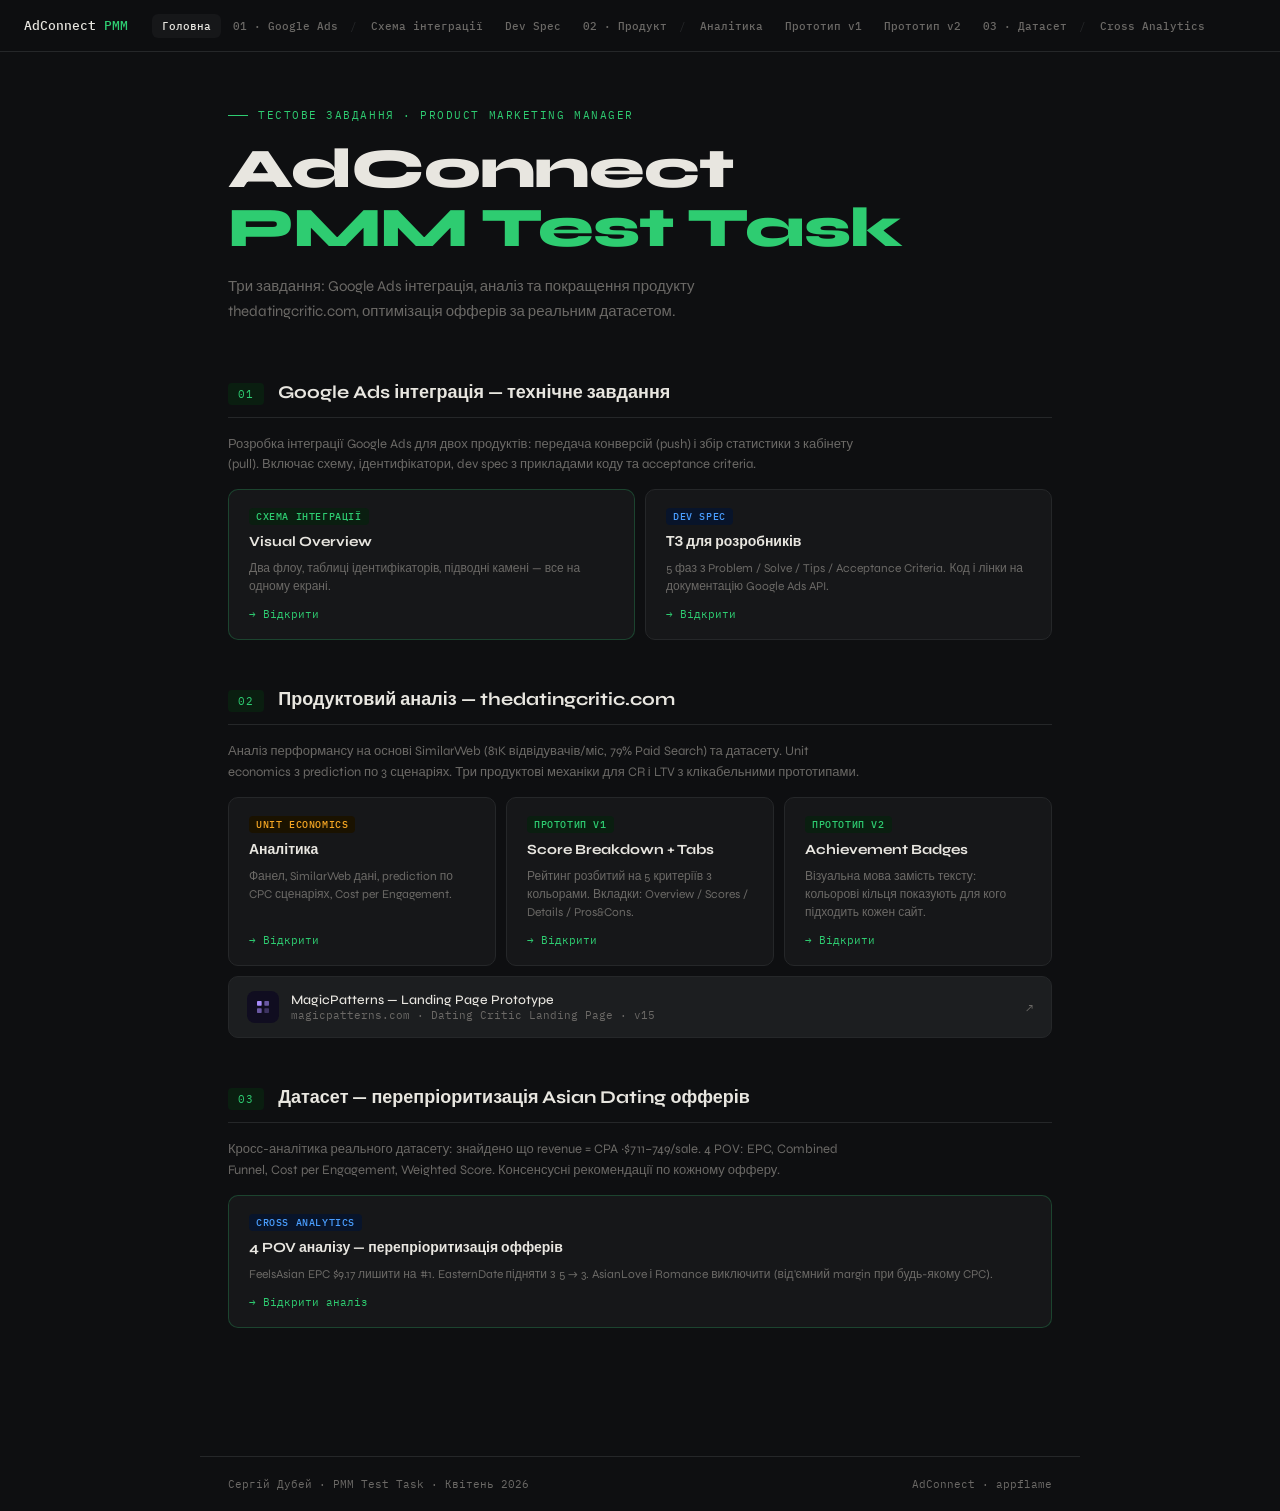
<file: index.html>
<!DOCTYPE html>
<html lang="uk">
<head>
<meta charset="UTF-8">
<meta name="viewport" content="width=device-width, initial-scale=1.0">
<title>AdConnect PMM — Тестове завдання</title>
<link rel="preconnect" href="https://fonts.googleapis.com">
<link href="https://fonts.googleapis.com/css2?family=IBM+Plex+Mono:wght@400;500&family=Syne:wght@400;700;800&display=swap" rel="stylesheet">
<link rel="stylesheet" href="shared.css">
<style>
.wrap { max-width: 880px; margin: 0 auto; padding: 56px 28px 80px; }
.eyebrow { font-family: 'IBM Plex Mono', monospace; font-size: 11px; color: var(--green); letter-spacing: 0.14em; text-transform: uppercase; margin-bottom: 18px; display: flex; align-items: center; gap: 10px; }
.eyebrow::before { content: ''; width: 20px; height: 1px; background: var(--green); }
h1 { font-size: clamp(32px, 5vw, 56px); font-weight: 800; line-height: 1.05; letter-spacing: -0.02em; margin-bottom: 16px; }
h1 em { font-style: normal; color: var(--green); }
.hero-sub { font-size: 15px; color: var(--muted); line-height: 1.7; max-width: 500px; margin-bottom: 56px; }

.task-block { margin-bottom: 48px; }
.task-header { display: flex; align-items: baseline; gap: 14px; margin-bottom: 16px; padding-bottom: 12px; border-bottom: 1px solid var(--border); }
.task-label { font-family: 'IBM Plex Mono', monospace; font-size: 11px; color: var(--green); letter-spacing: 0.1em; text-transform: uppercase; background: var(--gdim); padding: 4px 10px; border-radius: 4px; flex-shrink: 0; }
.task-heading { font-size: 18px; font-weight: 700; color: var(--text); }
.task-desc { font-size: 13px; color: var(--muted); line-height: 1.6; margin-bottom: 14px; max-width: 640px; }

.pages-grid { display: grid; grid-template-columns: repeat(2, 1fr); gap: 10px; }
.pages-grid.one { grid-template-columns: 1fr; }
.pages-grid.three { grid-template-columns: repeat(3, 1fr); }

.page-card { background: var(--surface); border: 1px solid var(--border); border-radius: 10px; padding: 18px 20px; text-decoration: none; color: inherit; display: flex; flex-direction: column; gap: 8px; transition: border-color 0.15s, transform 0.15s; }
.page-card:hover { border-color: #3a3d42; transform: translateY(-1px); }
.page-card.featured { border-color: rgba(46,204,113,.25); }
.pc-tag { font-family: 'IBM Plex Mono', monospace; font-size: 10px; font-weight: 500; letter-spacing: 0.06em; text-transform: uppercase; padding: 2px 7px; border-radius: 4px; width: fit-content; }
.tag-g { background: var(--gdim); color: var(--green); }
.tag-b { background: var(--bdim); color: var(--blue); }
.tag-a { background: var(--adim); color: var(--amber); }
.pc-title { font-size: 14px; font-weight: 700; line-height: 1.3; }
.pc-desc { font-size: 12px; color: var(--muted); line-height: 1.5; flex: 1; }
.pc-arrow { font-family: 'IBM Plex Mono', monospace; font-size: 11px; color: var(--green); margin-top: 4px; }

.ext-link { background: var(--s2); border: 1px solid var(--border); border-radius: 10px; padding: 14px 18px; display: flex; align-items: center; gap: 12px; text-decoration: none; transition: border-color 0.15s; margin-top: 10px; }
.ext-link:hover { border-color: #3a3d42; }
.ext-icon { width: 32px; height: 32px; border-radius: 8px; background: var(--pdim); display: flex; align-items: center; justify-content: center; flex-shrink: 0; font-size: 14px; }
.ext-text { font-size: 13px; color: var(--text); font-weight: 500; }
.ext-sub { font-size: 11px; color: var(--muted); font-family: 'IBM Plex Mono', monospace; }
.ext-arr { margin-left: auto; font-family: 'IBM Plex Mono', monospace; font-size: 12px; color: var(--muted); }

.footer { border-top: 1px solid var(--border); padding: 20px 28px; display: flex; justify-content: space-between; align-items: center; font-size: 11px; font-family: 'IBM Plex Mono', monospace; color: var(--muted); max-width: 880px; margin: 0 auto; }
</style>
</head>
<body>
<nav id="main-nav"></nav>
<script src="nav.js"></script>

<div class="wrap">
  <div class="eyebrow">Тестове завдання · Product Marketing Manager</div>
  <h1>AdConnect<br><em>PMM Test Task</em></h1>
  <p class="hero-sub">Три завдання: Google Ads інтеграція, аналіз та покращення продукту thedatingcritic.com, оптимізація офферів за реальним датасетом.</p>

  <!-- TASK 01 -->
  <div class="task-block">
    <div class="task-header">
      <span class="task-label">01</span>
      <span class="task-heading">Google Ads інтеграція — технічне завдання</span>
    </div>
    <p class="task-desc">Розробка інтеграції Google Ads для двох продуктів: передача конверсій (push) і збір статистики з кабінету (pull). Включає схему, ідентифікатори, dev spec з прикладами коду та acceptance criteria.</p>
    <div class="pages-grid">
      <a class="page-card featured" href="tz01-overview.html">
        <span class="pc-tag tag-g">Схема інтеграції</span>
        <div class="pc-title">Visual Overview</div>
        <div class="pc-desc">Два флоу, таблиці ідентифікаторів, підводні камені — все на одному екрані.</div>
        <div class="pc-arrow">→ Відкрити</div>
      </a>
      <a class="page-card" href="tz01-dev.html">
        <span class="pc-tag tag-b">Dev Spec</span>
        <div class="pc-title">ТЗ для розробників</div>
        <div class="pc-desc">5 фаз з Problem / Solve / Tips / Acceptance Criteria. Код і лінки на документацію Google Ads API.</div>
        <div class="pc-arrow">→ Відкрити</div>
      </a>
    </div>
  </div>

  <!-- TASK 02 -->
  <div class="task-block">
    <div class="task-header">
      <span class="task-label">02</span>
      <span class="task-heading">Продуктовий аналіз — thedatingcritic.com</span>
    </div>
    <p class="task-desc">Аналіз перформансу на основі SimilarWeb (81K відвідувачів/міс, 79% Paid Search) та датасету. Unit economics з prediction по 3 сценаріях. Три продуктові механіки для CR і LTV з клікабельними прототипами.</p>
    <div class="pages-grid three">
      <a class="page-card" href="tz02-analytics.html">
        <span class="pc-tag tag-a">Unit Economics</span>
        <div class="pc-title">Аналітика</div>
        <div class="pc-desc">Фанел, SimilarWeb дані, prediction по CPC сценаріях, Cost per Engagement.</div>
        <div class="pc-arrow">→ Відкрити</div>
      </a>
      <a class="page-card" href="tz02-prototype.html">
        <span class="pc-tag tag-g">Прототип v1</span>
        <div class="pc-title">Score Breakdown + Tabs</div>
        <div class="pc-desc">Рейтинг розбитий на 5 критеріїв з кольорами. Вкладки: Overview / Scores / Details / Pros&Cons.</div>
        <div class="pc-arrow">→ Відкрити</div>
      </a>
      <a class="page-card" href="tz02-badges.html">
        <span class="pc-tag tag-g">Прототип v2</span>
        <div class="pc-title">Achievement Badges</div>
        <div class="pc-desc">Візуальна мова замість тексту: кольорові кільця показують для кого підходить кожен сайт.</div>
        <div class="pc-arrow">→ Відкрити</div>
      </a>
    </div>
    <a class="ext-link" href="https://www.magicpatterns.com/c/rfm8csjvrukj1elqvvyen4/preview" target="_blank">
      <div class="ext-icon">
        <svg width="16" height="16" viewBox="0 0 24 24" fill="none"><rect x="3" y="3" width="7" height="7" rx="1" fill="#a78bfa"/><rect x="14" y="3" width="7" height="7" rx="1" fill="#a78bfa" opacity=".6"/><rect x="3" y="14" width="7" height="7" rx="1" fill="#a78bfa" opacity=".6"/><rect x="14" y="14" width="7" height="7" rx="1" fill="#a78bfa" opacity=".3"/></svg>
      </div>
      <div>
        <div class="ext-text">MagicPatterns — Landing Page Prototype</div>
        <div class="ext-sub">magicpatterns.com · Dating Critic Landing Page · v15</div>
      </div>
      <span class="ext-arr">↗</span>
    </a>
  </div>

  <!-- TASK 03 -->
  <div class="task-block">
    <div class="task-header">
      <span class="task-label">03</span>
      <span class="task-heading">Датасет — перепріоритизація Asian Dating офферів</span>
    </div>
    <p class="task-desc">Кросс-аналітика реального датасету: знайдено що revenue = CPA ~$711–749/sale. 4 POV: EPC, Combined Funnel, Cost per Engagement, Weighted Score. Консенсусні рекомендації по кожному офферу.</p>
    <div class="pages-grid one">
      <a class="page-card featured" href="tz03-dataset.html">
        <span class="pc-tag tag-b">Cross Analytics</span>
        <div class="pc-title">4 POV аналізу — перепріоритизація офферів</div>
        <div class="pc-desc">FeelsAsian EPC $9.17 лишити на #1. EasternDate підняти з 5 → 3. AsianLove і Romance виключити (від'ємний margin при будь-якому CPC).</div>
        <div class="pc-arrow">→ Відкрити аналіз</div>
      </a>
    </div>
  </div>
</div>

<div class="footer">
  <span>Сергій Дубей · PMM Test Task · Квітень 2026</span>
  <span>AdConnect · appflame</span>
</div>
</body>
</html>
</file>
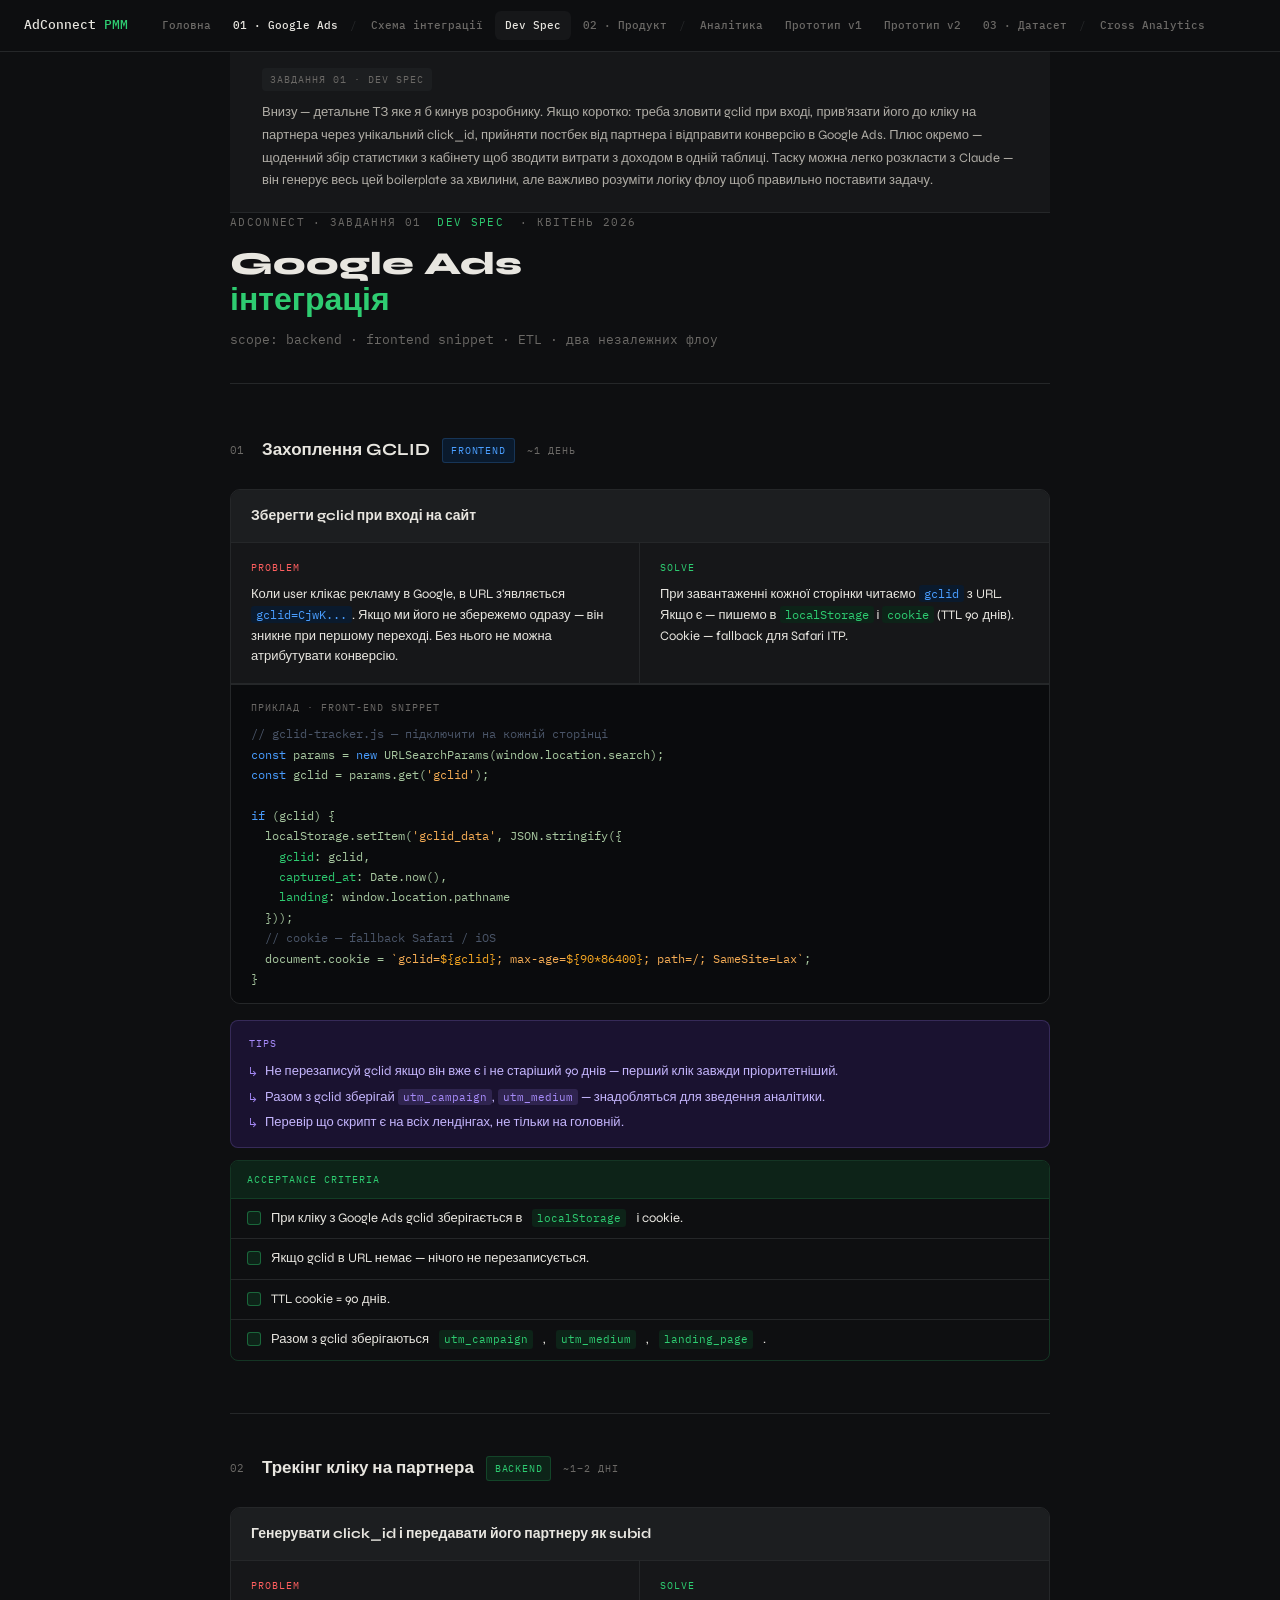
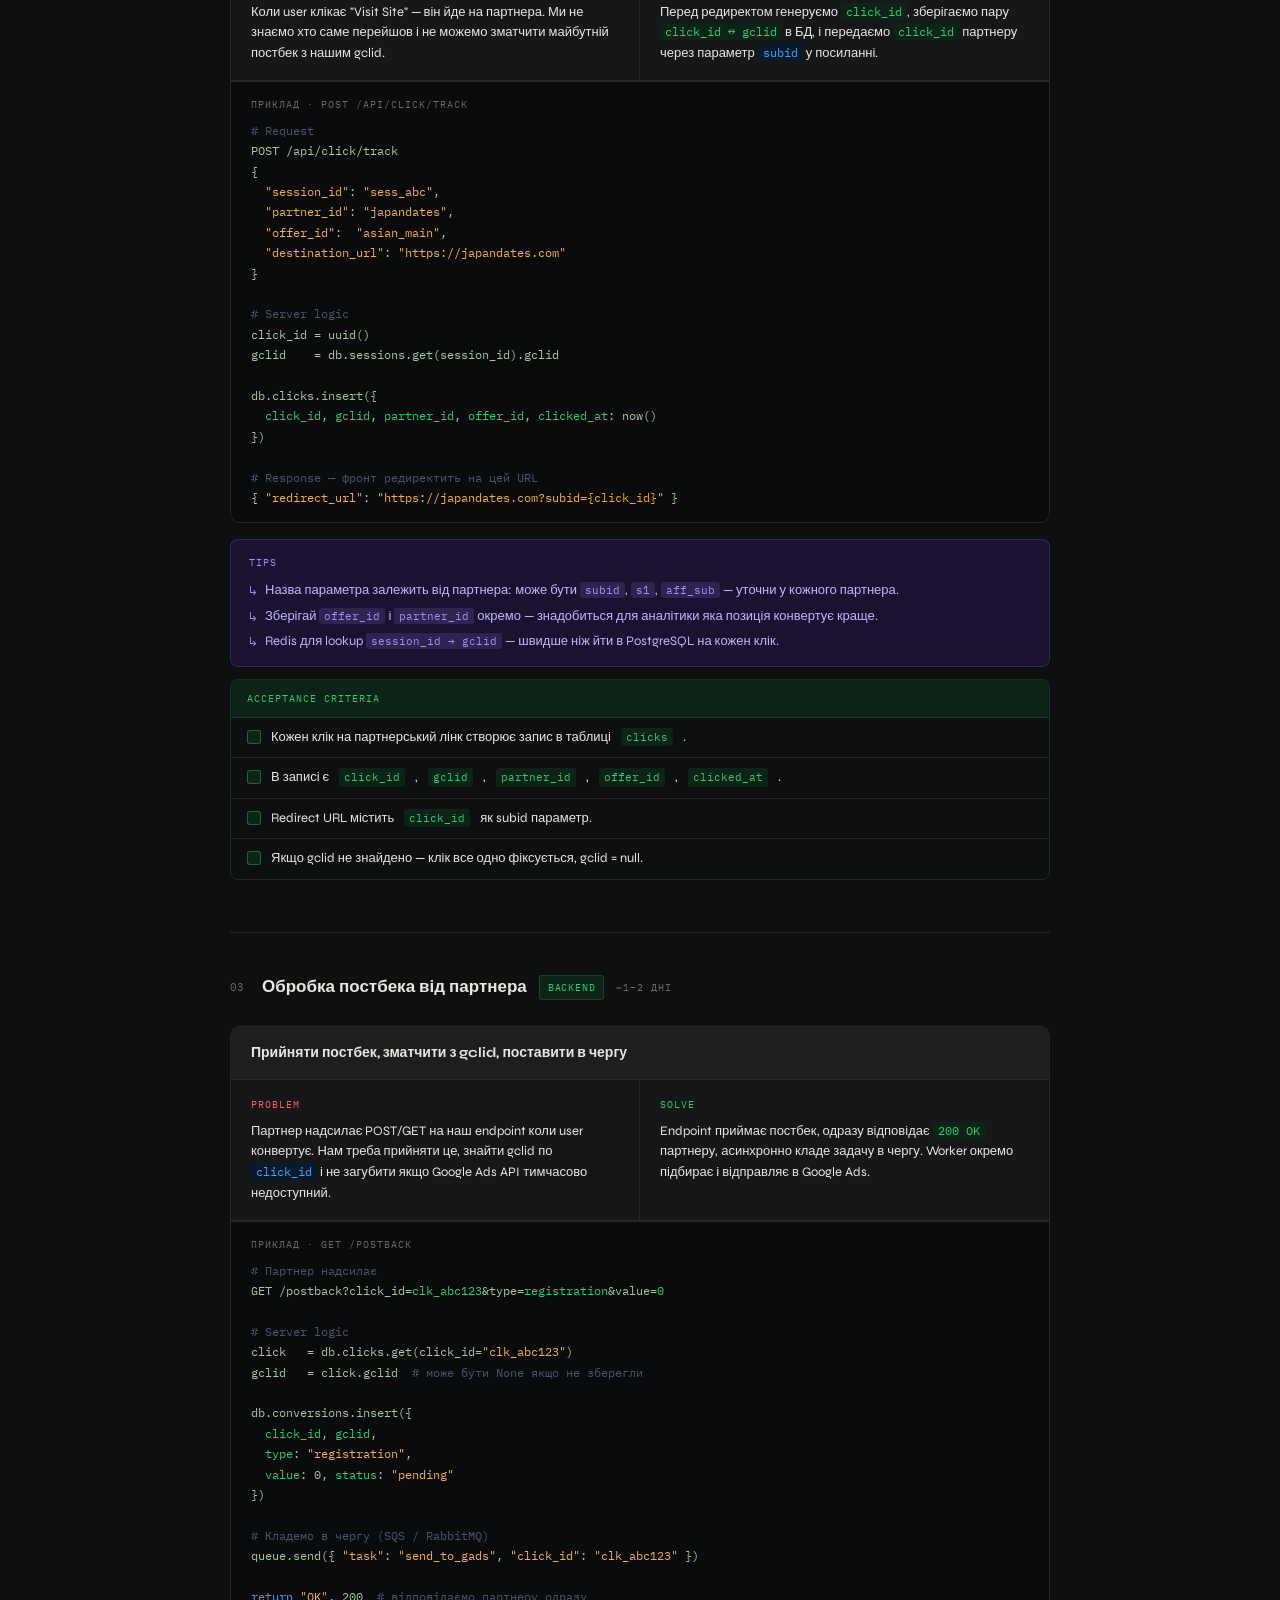
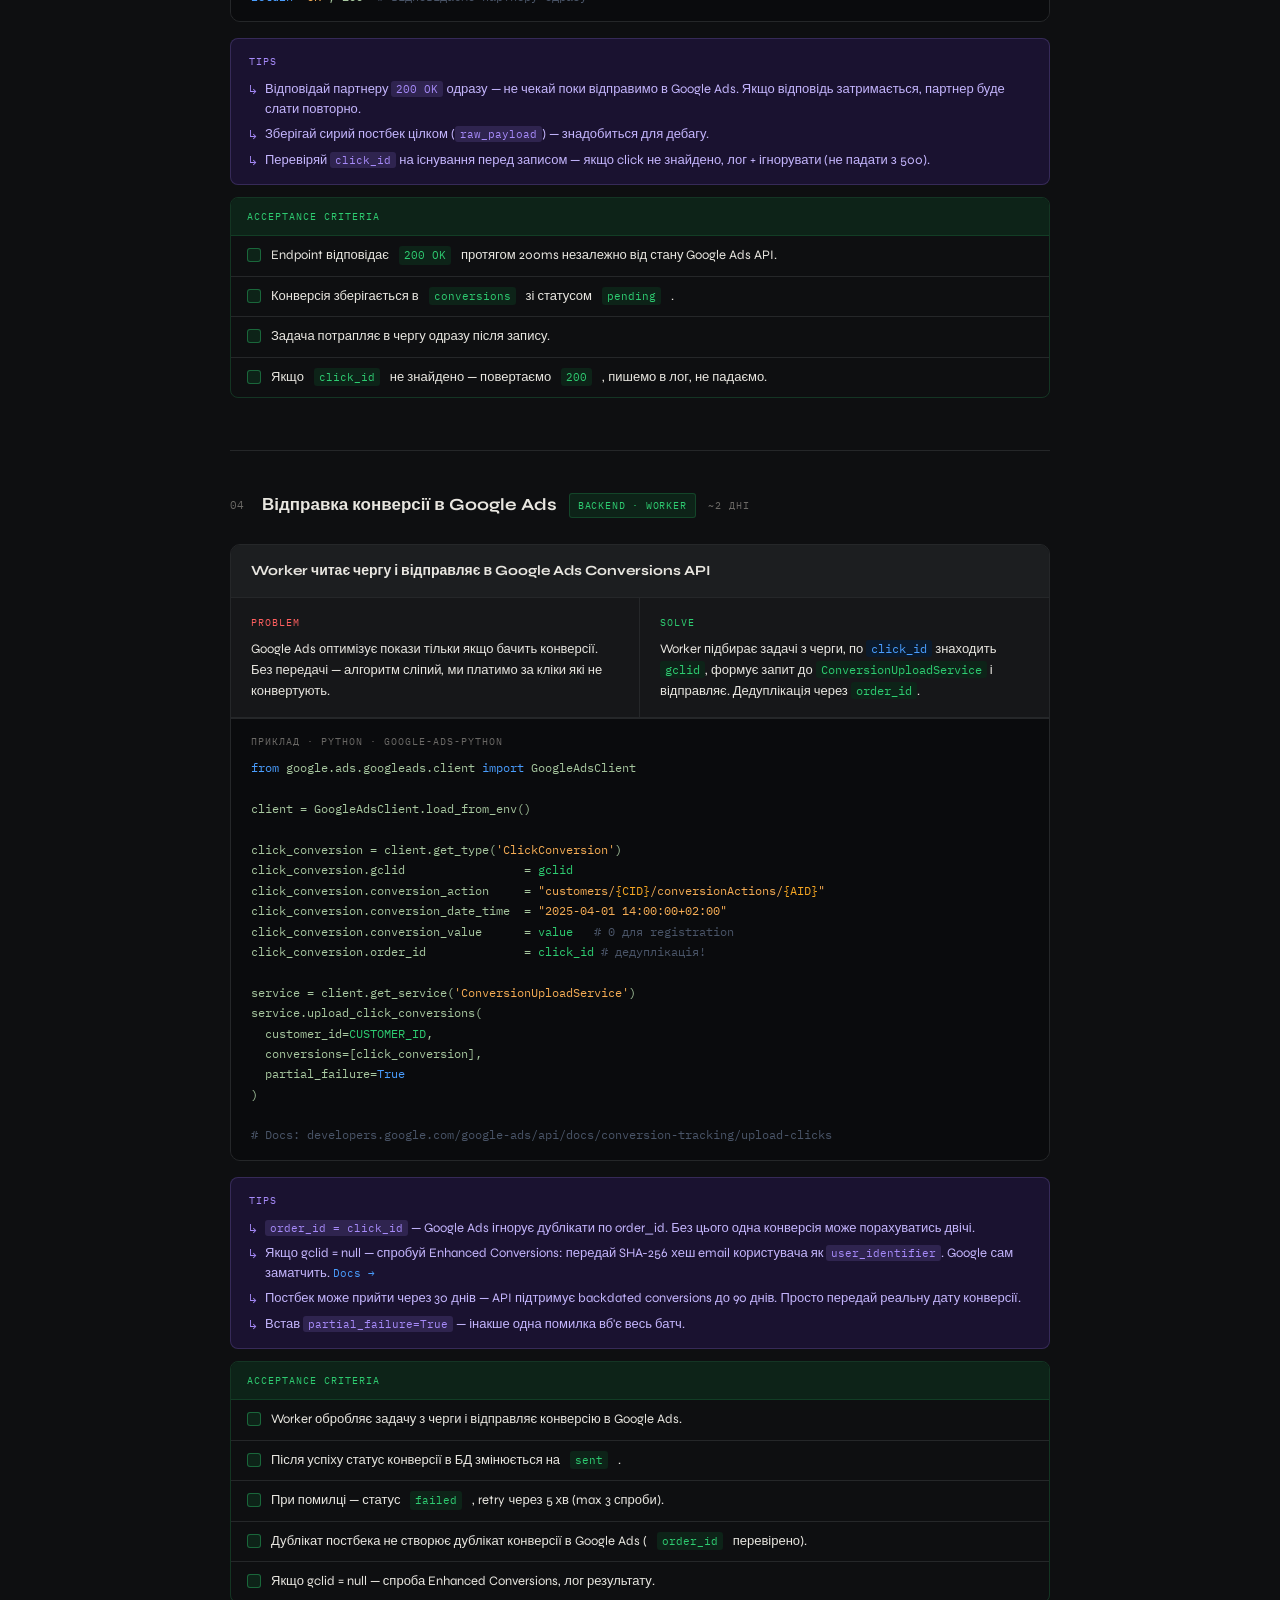
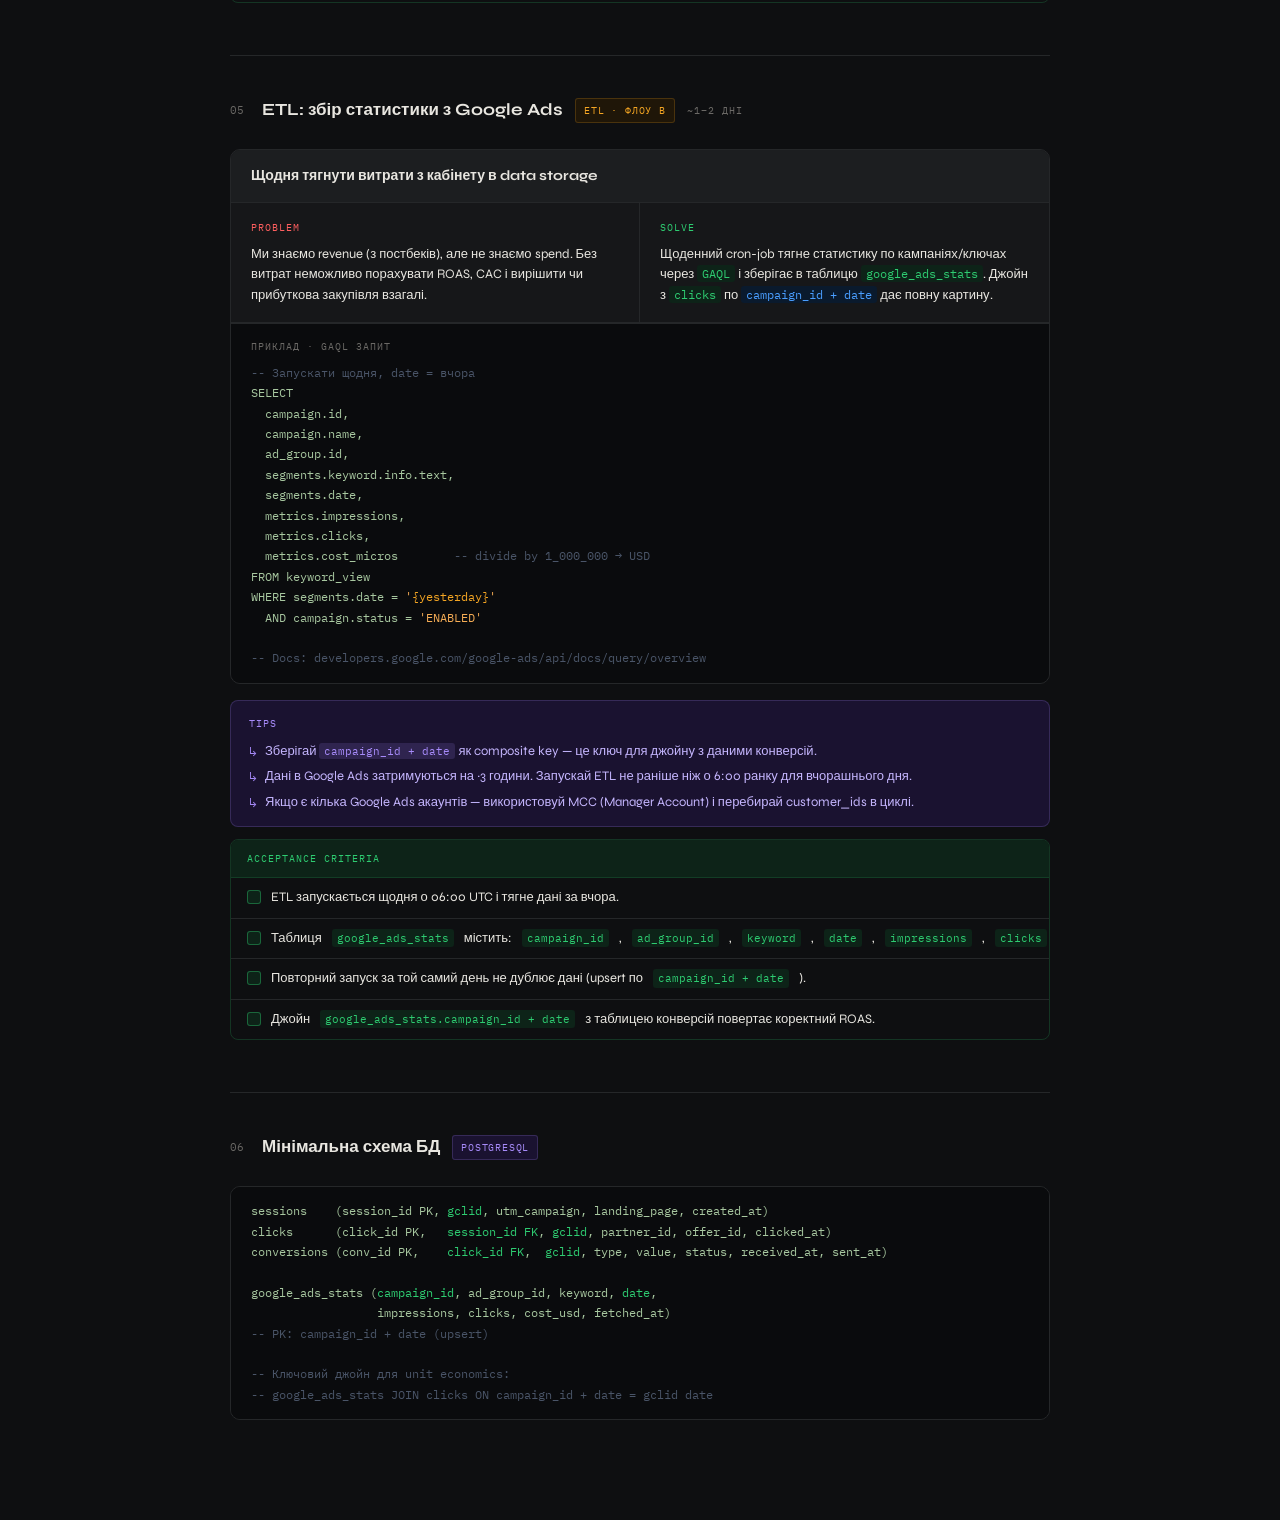
<file: tz01-dev.html>
<!DOCTYPE html>
<html lang="uk">
<head>
<meta charset="UTF-8">
<meta name="viewport" content="width=device-width, initial-scale=1.0">
<title>Dev Spec — Google Ads Integration — AdConnect PMM</title>
<link rel="preconnect" href="https://fonts.googleapis.com">
<link href="https://fonts.googleapis.com/css2?family=IBM+Plex+Mono:wght@400;500&family=Syne:wght@400;700;800&display=swap" rel="stylesheet">
<link rel="stylesheet" href="shared.css">
<style>

  *, *::before, *::after { box-sizing: border-box; margin: 0; padding: 0; }
  :root {
    --bg: #0e0f11;
    --surface: #161719;
    --surface2: #1c1e20;
    --border: #252729;
    --text: #e8e6e0;
    --muted: #6b6966;
    --green: #2ecc71;
    --green-dim: #0d2318;
    --blue: #4a9eff;
    --blue-dim: #0a1a2d;
    --amber: #f5a623;
    --amber-dim: #1f1608;
    --red: #ff5f5f;
    --red-dim: #1f0a0a;
    --purple: #a78bfa;
    --purple-dim: #1a1230;
  }
  body {
    background: var(--bg);
    color: var(--text);
    font-family: 'Syne', sans-serif;
    font-size: 14px;
    line-height: 1.7;
    padding: 48px 40px;
    max-width: 900px;
    margin: 0 auto;
  }

  /* HEADER */
  .doc-header {
    margin-bottom: 52px;
    padding-bottom: 32px;
    border-bottom: 1px solid var(--border);
  }
  .doc-tag {
    font-family: 'IBM Plex Mono', monospace;
    font-size: 11px;
    color: var(--muted);
    letter-spacing: 0.12em;
    text-transform: uppercase;
    margin-bottom: 14px;
    display: flex;
    gap: 16px;
  }
  .doc-tag span { color: var(--green); }
  h1 {
    font-size: 32px;
    font-weight: 800;
    line-height: 1.15;
    margin-bottom: 10px;
  }
  h1 em { font-style: normal; color: var(--green); }
  .doc-scope {
    color: var(--muted);
    font-size: 13px;
    font-family: 'IBM Plex Mono', monospace;
  }

  /* SECTION */
  .section { margin-bottom: 52px; }
  .section-header {
    display: flex;
    align-items: center;
    gap: 12px;
    margin-bottom: 24px;
  }
  .section-num {
    font-family: 'IBM Plex Mono', monospace;
    font-size: 11px;
    color: var(--muted);
    min-width: 20px;
  }
  .section-header h2 {
    font-size: 17px;
    font-weight: 700;
    color: var(--text);
  }
  .section-header .badge {
    font-family: 'IBM Plex Mono', monospace;
    font-size: 10px;
    padding: 3px 8px;
    border-radius: 3px;
    text-transform: uppercase;
    letter-spacing: 0.08em;
  }
  .badge-blue   { background: var(--blue-dim);   color: var(--blue);   border: 1px solid rgba(74,158,255,.2); }
  .badge-green  { background: var(--green-dim);  color: var(--green);  border: 1px solid rgba(46,204,113,.2); }
  .badge-amber  { background: var(--amber-dim);  color: var(--amber);  border: 1px solid rgba(245,166,35,.2); }
  .badge-purple { background: var(--purple-dim); color: var(--purple); border: 1px solid rgba(167,139,250,.2); }
  .badge-red    { background: var(--red-dim);    color: var(--red);    border: 1px solid rgba(255,95,95,.2); }

  /* TASK BLOCK */
  .task {
    background: var(--surface);
    border: 1px solid var(--border);
    border-radius: 10px;
    overflow: hidden;
    margin-bottom: 16px;
  }
  .task-header {
    display: flex;
    align-items: center;
    justify-content: space-between;
    padding: 14px 20px;
    border-bottom: 1px solid var(--border);
    background: var(--surface2);
  }
  .task-title {
    font-weight: 700;
    font-size: 14px;
    color: var(--text);
  }
  .task-phase {
    font-family: 'IBM Plex Mono', monospace;
    font-size: 10px;
    color: var(--muted);
    text-transform: uppercase;
    letter-spacing: 0.1em;
  }
  .task-body { padding: 0; }

  /* PROBLEM / SOLVE */
  .ps-row {
    display: grid;
    grid-template-columns: 1fr 1fr;
    border-bottom: 1px solid var(--border);
  }
  .ps-row:last-child { border-bottom: none; }
  .ps-cell { padding: 16px 20px; }
  .ps-cell:first-child { border-right: 1px solid var(--border); }
  .ps-label {
    font-family: 'IBM Plex Mono', monospace;
    font-size: 10px;
    text-transform: uppercase;
    letter-spacing: 0.1em;
    margin-bottom: 8px;
  }
  .ps-label.problem { color: var(--red); }
  .ps-label.solve   { color: var(--green); }
  .ps-text { font-size: 13px; color: var(--text); line-height: 1.6; }
  .ps-text .mono {
    font-family: 'IBM Plex Mono', monospace;
    font-size: 12px;
    color: var(--blue);
    background: var(--blue-dim);
    padding: 1px 5px;
    border-radius: 3px;
  }
  .ps-text .mono-green {
    font-family: 'IBM Plex Mono', monospace;
    font-size: 12px;
    color: var(--green);
    background: var(--green-dim);
    padding: 1px 5px;
    border-radius: 3px;
  }

  /* CODE BLOCK */
  .code-wrap {
    background: #0a0b0d;
    border-top: 1px solid var(--border);
    padding: 14px 20px;
  }
  .code-label {
    font-family: 'IBM Plex Mono', monospace;
    font-size: 10px;
    color: var(--muted);
    text-transform: uppercase;
    letter-spacing: 0.1em;
    margin-bottom: 8px;
  }
  pre {
    font-family: 'IBM Plex Mono', monospace;
    font-size: 12px;
    color: #a8c8a0;
    line-height: 1.7;
    overflow-x: auto;
    white-space: pre;
  }
  pre .c { color: #4a5568; }
  pre .k { color: var(--blue); }
  pre .s { color: #f6ad55; }
  pre .v { color: var(--green); }
  pre .p { color: var(--amber); }

  /* TIPS */
  .tips-wrap {
    background: var(--purple-dim);
    border: 1px solid rgba(167,139,250,.2);
    border-radius: 8px;
    padding: 14px 18px;
    margin-top: 8px;
  }
  .tips-label {
    font-family: 'IBM Plex Mono', monospace;
    font-size: 10px;
    color: var(--purple);
    text-transform: uppercase;
    letter-spacing: 0.1em;
    margin-bottom: 10px;
  }
  .tips-list { list-style: none; display: flex; flex-direction: column; gap: 6px; }
  .tips-list li {
    font-size: 13px;
    color: #c4b5fd;
    padding-left: 16px;
    position: relative;
    line-height: 1.5;
  }
  .tips-list li::before {
    content: '↳';
    position: absolute;
    left: 0;
    color: var(--purple);
    font-family: 'IBM Plex Mono', monospace;
  }
  .tips-list li .mono {
    font-family: 'IBM Plex Mono', monospace;
    font-size: 11px;
    background: rgba(167,139,250,.15);
    color: var(--purple);
    padding: 1px 5px;
    border-radius: 3px;
  }

  /* ACCEPTANCE CRITERIA */
  .ac-wrap {
    margin-top: 8px;
    border: 1px solid rgba(46,204,113,.2);
    border-radius: 8px;
    overflow: hidden;
  }
  .ac-header {
    background: var(--green-dim);
    padding: 10px 16px;
    font-family: 'IBM Plex Mono', monospace;
    font-size: 10px;
    color: var(--green);
    text-transform: uppercase;
    letter-spacing: 0.1em;
    border-bottom: 1px solid rgba(46,204,113,.15);
  }
  .ac-list { list-style: none; }
  .ac-list li {
    display: flex;
    align-items: flex-start;
    gap: 10px;
    padding: 10px 16px;
    border-bottom: 1px solid var(--border);
    font-size: 13px;
    color: var(--text);
    line-height: 1.5;
  }
  .ac-list li:last-child { border-bottom: none; }
  .ac-check {
    width: 14px;
    height: 14px;
    border: 1px solid rgba(46,204,113,.4);
    border-radius: 3px;
    flex-shrink: 0;
    margin-top: 2px;
    background: var(--green-dim);
  }
  .ac-list li .mono {
    font-family: 'IBM Plex Mono', monospace;
    font-size: 11px;
    background: #0d2318;
    color: var(--green);
    padding: 1px 5px;
    border-radius: 3px;
  }

  /* DIVIDER */
  hr { border: none; border-top: 1px solid var(--border); margin: 40px 0; }

  /* LINK */
  a { color: var(--blue); text-decoration: none; }
  a:hover { text-decoration: underline; }
  .doc-link {
    font-family: 'IBM Plex Mono', monospace;
    font-size: 11px;
  }

</style>
</head>
<body>
<nav id="main-nav"></nav>
<script src="nav.js"></script>

<div class="task-summary">
  <div class="task-summary-inner">
    <div class="task-summary-top"><span class="task-num">Завдання 01 · Dev Spec</span></div>
    <p class="task-summary-text">
      Внизу — детальне ТЗ яке я б кинув розробнику. Якщо коротко: треба зловити gclid при вході, прив'язати його до кліку на партнера через унікальний click_id, прийняти постбек від партнера і відправити конверсію в Google Ads. Плюс окремо — щоденний збір статистики з кабінету щоб зводити витрати з доходом в одній таблиці. Таску можна легко розкласти з Claude — він генерує весь цей boilerplate за хвилини, але важливо розуміти логіку флоу щоб правильно поставити задачу.
    </p>
  </div>
</div>
</div>
<div class="doc-header">
  <div class="doc-tag">
    AdConnect · Завдання 01
    <span>Dev Spec</span>
    · Квітень 2026
  </div>
  <h1>Google Ads<br><em>інтеграція</em></h1>
  <div class="doc-scope">scope: backend · frontend snippet · ETL · два незалежних флоу</div>
</div>


<!-- === PHASE 1 === -->
<div class="section">
  <div class="section-header">
    <span class="section-num">01</span>
    <h2>Захоплення GCLID</h2>
    <span class="badge badge-blue">Frontend</span>
    <span class="task-phase">~1 день</span>
  </div>

  <div class="task">
    <div class="task-header">
      <span class="task-title">Зберегти gclid при вході на сайт</span>
    </div>
    <div class="task-body">
      <div class="ps-row">
        <div class="ps-cell">
          <div class="ps-label problem">Problem</div>
          <div class="ps-text">Коли user клікає рекламу в Google, в URL з'являється <span class="mono">gclid=CjwK...</span>. Якщо ми його не збережемо одразу — він зникне при першому переході. Без нього не можна атрибутувати конверсію.</div>
        </div>
        <div class="ps-cell">
          <div class="ps-label solve">Solve</div>
          <div class="ps-text">При завантаженні кожної сторінки читаємо <span class="mono">gclid</span> з URL. Якщо є — пишемо в <span class="mono-green">localStorage</span> і <span class="mono-green">cookie</span> (TTL 90 днів). Cookie — fallback для Safari ITP.</div>
        </div>
      </div>
      <div class="code-wrap">
        <div class="code-label">Приклад · front-end snippet</div>
<pre><span class="c">// gclid-tracker.js — підключити на кожній сторінці</span>
<span class="k">const</span> params = <span class="k">new</span> URLSearchParams(window.location.search);
<span class="k">const</span> gclid = params.get(<span class="s">'gclid'</span>);

<span class="k">if</span> (gclid) {
  localStorage.setItem(<span class="s">'gclid_data'</span>, JSON.stringify({
    <span class="v">gclid</span>: gclid,
    <span class="v">captured_at</span>: Date.now(),
    <span class="v">landing</span>: window.location.pathname
  }));
  <span class="c">// cookie — fallback Safari / iOS</span>
  document.cookie = <span class="s">`gclid=<span class="p">${gclid}</span>; max-age=<span class="p">${90*86400}</span>; path=/; SameSite=Lax`</span>;
}</pre>
      </div>
    </div>
  </div>

  <div class="tips-wrap">
    <div class="tips-label">Tips</div>
    <ul class="tips-list">
      <li>Не перезаписуй gclid якщо він вже є і не старіший 90 днів — перший клік завжди пріоритетніший.</li>
      <li>Разом з gclid зберігай <span class="mono">utm_campaign</span>, <span class="mono">utm_medium</span> — знадобляться для зведення аналітики.</li>
      <li>Перевір що скрипт є на всіх лендінгах, не тільки на головній.</li>
    </ul>
  </div>

  <div class="ac-wrap" style="margin-top:12px;">
    <div class="ac-header">Acceptance criteria</div>
    <ul class="ac-list">
      <li><span class="ac-check"></span>При кліку з Google Ads gclid зберігається в <span class="mono">localStorage</span> і cookie.</li>
      <li><span class="ac-check"></span>Якщо gclid в URL немає — нічого не перезаписується.</li>
      <li><span class="ac-check"></span>TTL cookie = 90 днів.</li>
      <li><span class="ac-check"></span>Разом з gclid зберігаються <span class="mono">utm_campaign</span>, <span class="mono">utm_medium</span>, <span class="mono">landing_page</span>.</li>
    </ul>
  </div>
</div>

<hr>

<!-- === PHASE 2 === -->
<div class="section">
  <div class="section-header">
    <span class="section-num">02</span>
    <h2>Трекінг кліку на партнера</h2>
    <span class="badge badge-green">Backend</span>
    <span class="task-phase">~1–2 дні</span>
  </div>

  <div class="task">
    <div class="task-header">
      <span class="task-title">Генерувати click_id і передавати його партнеру як subid</span>
    </div>
    <div class="task-body">
      <div class="ps-row">
        <div class="ps-cell">
          <div class="ps-label problem">Problem</div>
          <div class="ps-text">Коли user клікає "Visit Site" — він йде на партнера. Ми не знаємо хто саме перейшов і не можемо зматчити майбутній постбек з нашим gclid.</div>
        </div>
        <div class="ps-cell">
          <div class="ps-label solve">Solve</div>
          <div class="ps-text">Перед редиректом генеруємо <span class="mono-green">click_id</span>, зберігаємо пару <span class="mono-green">click_id ↔ gclid</span> в БД, і передаємо <span class="mono-green">click_id</span> партнеру через параметр <span class="mono">subid</span> у посиланні.</div>
        </div>
      </div>
      <div class="code-wrap">
        <div class="code-label">Приклад · POST /api/click/track</div>
<pre><span class="c"># Request</span>
POST /api/click/track
{
  <span class="s">"session_id"</span>: <span class="s">"sess_abc"</span>,
  <span class="s">"partner_id"</span>: <span class="s">"japandates"</span>,
  <span class="s">"offer_id"</span>:  <span class="s">"asian_main"</span>,
  <span class="s">"destination_url"</span>: <span class="s">"https://japandates.com"</span>
}

<span class="c"># Server logic</span>
click_id = uuid()
gclid    = db.sessions.get(session_id).gclid

db.clicks.insert({
  <span class="v">click_id</span>, <span class="v">gclid</span>, <span class="v">partner_id</span>, <span class="v">offer_id</span>, <span class="v">clicked_at</span>: now()
})

<span class="c"># Response — фронт редиректить на цей URL</span>
{ <span class="s">"redirect_url"</span>: <span class="s">"https://japandates.com?subid=<span class="p">{click_id}</span>"</span> }</pre>
      </div>
    </div>
  </div>

  <div class="tips-wrap">
    <div class="tips-label">Tips</div>
    <ul class="tips-list">
      <li>Назва параметра залежить від партнера: може бути <span class="mono">subid</span>, <span class="mono">s1</span>, <span class="mono">aff_sub</span> — уточни у кожного партнера.</li>
      <li>Зберігай <span class="mono">offer_id</span> і <span class="mono">partner_id</span> окремо — знадобиться для аналітики яка позиція конвертує краще.</li>
      <li>Redis для lookup <span class="mono">session_id → gclid</span> — швидше ніж йти в PostgreSQL на кожен клік.</li>
    </ul>
  </div>

  <div class="ac-wrap" style="margin-top:12px;">
    <div class="ac-header">Acceptance criteria</div>
    <ul class="ac-list">
      <li><span class="ac-check"></span>Кожен клік на партнерський лінк створює запис в таблиці <span class="mono">clicks</span>.</li>
      <li><span class="ac-check"></span>В записі є <span class="mono">click_id</span>, <span class="mono">gclid</span>, <span class="mono">partner_id</span>, <span class="mono">offer_id</span>, <span class="mono">clicked_at</span>.</li>
      <li><span class="ac-check"></span>Redirect URL містить <span class="mono">click_id</span> як subid параметр.</li>
      <li><span class="ac-check"></span>Якщо gclid не знайдено — клік все одно фіксується, gclid = null.</li>
    </ul>
  </div>
</div>

<hr>

<!-- === PHASE 3 === -->
<div class="section">
  <div class="section-header">
    <span class="section-num">03</span>
    <h2>Обробка постбека від партнера</h2>
    <span class="badge badge-green">Backend</span>
    <span class="task-phase">~1–2 дні</span>
  </div>

  <div class="task">
    <div class="task-header">
      <span class="task-title">Прийняти постбек, зматчити з gclid, поставити в чергу</span>
    </div>
    <div class="task-body">
      <div class="ps-row">
        <div class="ps-cell">
          <div class="ps-label problem">Problem</div>
          <div class="ps-text">Партнер надсилає POST/GET на наш endpoint коли user конвертує. Нам треба прийняти це, знайти gclid по <span class="mono">click_id</span> і не загубити якщо Google Ads API тимчасово недоступний.</div>
        </div>
        <div class="ps-cell">
          <div class="ps-label solve">Solve</div>
          <div class="ps-text">Endpoint приймає постбек, одразу відповідає <span class="mono-green">200 OK</span> партнеру, асинхронно кладе задачу в чергу. Worker окремо підбирає і відправляє в Google Ads.</div>
        </div>
      </div>
      <div class="code-wrap">
        <div class="code-label">Приклад · GET /postback</div>
<pre><span class="c"># Партнер надсилає</span>
GET /postback?click_id=<span class="v">clk_abc123</span>&type=<span class="v">registration</span>&value=<span class="v">0</span>

<span class="c"># Server logic</span>
click   = db.clicks.get(click_id=<span class="s">"clk_abc123"</span>)
gclid   = click.gclid  <span class="c"># може бути None якщо не зберегли</span>

db.conversions.insert({
  <span class="v">click_id</span>, <span class="v">gclid</span>,
  <span class="v">type</span>: <span class="s">"registration"</span>,
  <span class="v">value</span>: 0, <span class="v">status</span>: <span class="s">"pending"</span>
})

<span class="c"># Кладемо в чергу (SQS / RabbitMQ)</span>
queue.send({ <span class="s">"task"</span>: <span class="s">"send_to_gads"</span>, <span class="s">"click_id"</span>: <span class="s">"clk_abc123"</span> })

<span class="k">return</span> <span class="s">"OK"</span>, 200  <span class="c"># відповідаємо партнеру одразу</span></pre>
      </div>
    </div>
  </div>

  <div class="tips-wrap">
    <div class="tips-label">Tips</div>
    <ul class="tips-list">
      <li>Відповідай партнеру <span class="mono">200 OK</span> одразу — не чекай поки відправимо в Google Ads. Якщо відповідь затримається, партнер буде слати повторно.</li>
      <li>Зберігай сирий постбек цілком (<span class="mono">raw_payload</span>) — знадобиться для дебагу.</li>
      <li>Перевіряй <span class="mono">click_id</span> на існування перед записом — якщо click не знайдено, лог + ігнорувати (не падати з 500).</li>
    </ul>
  </div>

  <div class="ac-wrap" style="margin-top:12px;">
    <div class="ac-header">Acceptance criteria</div>
    <ul class="ac-list">
      <li><span class="ac-check"></span>Endpoint відповідає <span class="mono">200 OK</span> протягом 200ms незалежно від стану Google Ads API.</li>
      <li><span class="ac-check"></span>Конверсія зберігається в <span class="mono">conversions</span> зі статусом <span class="mono">pending</span>.</li>
      <li><span class="ac-check"></span>Задача потрапляє в чергу одразу після запису.</li>
      <li><span class="ac-check"></span>Якщо <span class="mono">click_id</span> не знайдено — повертаємо <span class="mono">200</span>, пишемо в лог, не падаємо.</li>
    </ul>
  </div>
</div>

<hr>

<!-- === PHASE 4 === -->
<div class="section">
  <div class="section-header">
    <span class="section-num">04</span>
    <h2>Відправка конверсії в Google Ads</h2>
    <span class="badge badge-green">Backend · Worker</span>
    <span class="task-phase">~2 дні</span>
  </div>

  <div class="task">
    <div class="task-header">
      <span class="task-title">Worker читає чергу і відправляє в Google Ads Conversions API</span>
    </div>
    <div class="task-body">
      <div class="ps-row">
        <div class="ps-cell">
          <div class="ps-label problem">Problem</div>
          <div class="ps-text">Google Ads оптимізує покази тільки якщо бачить конверсії. Без передачі — алгоритм сліпий, ми платимо за кліки які не конвертують.</div>
        </div>
        <div class="ps-cell">
          <div class="ps-label solve">Solve</div>
          <div class="ps-text">Worker підбирає задачі з черги, по <span class="mono">click_id</span> знаходить <span class="mono-green">gclid</span>, формує запит до <span class="mono-green">ConversionUploadService</span> і відправляє. Дедуплікація через <span class="mono-green">order_id</span>.</div>
        </div>
      </div>
      <div class="code-wrap">
        <div class="code-label">Приклад · Python · google-ads-python</div>
<pre><span class="k">from</span> google.ads.googleads.client <span class="k">import</span> GoogleAdsClient

client = GoogleAdsClient.load_from_env()

click_conversion = client.get_type(<span class="s">'ClickConversion'</span>)
click_conversion.gclid                 = <span class="v">gclid</span>
click_conversion.conversion_action     = <span class="s">"customers/<span class="p">{CID}</span>/conversionActions/<span class="p">{AID}</span>"</span>
click_conversion.conversion_date_time  = <span class="s">"2025-04-01 14:00:00+02:00"</span>
click_conversion.conversion_value      = <span class="v">value</span>   <span class="c"># 0 для registration</span>
click_conversion.order_id              = <span class="v">click_id</span> <span class="c"># дедуплікація!</span>

service = client.get_service(<span class="s">'ConversionUploadService'</span>)
service.upload_click_conversions(
  customer_id=<span class="v">CUSTOMER_ID</span>,
  conversions=[click_conversion],
  partial_failure=<span class="k">True</span>
)

<span class="c"># Docs: developers.google.com/google-ads/api/docs/conversion-tracking/upload-clicks</span></pre>
      </div>
    </div>
  </div>

  <div class="tips-wrap">
    <div class="tips-label">Tips</div>
    <ul class="tips-list">
      <li><span class="mono">order_id = click_id</span> — Google Ads ігнорує дублікати по order_id. Без цього одна конверсія може порахуватись двічі.</li>
      <li>Якщо gclid = null — спробуй Enhanced Conversions: передай SHA-256 хеш email користувача як <span class="mono">user_identifier</span>. Google сам заматчить. <a class="doc-link" href="https://developers.google.com/google-ads/api/docs/conversions/enhanced-conversions/leads">Docs →</a></li>
      <li>Постбек може прийти через 30 днів — API підтримує backdated conversions до 90 днів. Просто передай реальну дату конверсії.</li>
      <li>Встав <span class="mono">partial_failure=True</span> — інакше одна помилка вб'є весь батч.</li>
    </ul>
  </div>

  <div class="ac-wrap" style="margin-top:12px;">
    <div class="ac-header">Acceptance criteria</div>
    <ul class="ac-list">
      <li><span class="ac-check"></span>Worker обробляє задачу з черги і відправляє конверсію в Google Ads.</li>
      <li><span class="ac-check"></span>Після успіху статус конверсії в БД змінюється на <span class="mono">sent</span>.</li>
      <li><span class="ac-check"></span>При помилці — статус <span class="mono">failed</span>, retry через 5 хв (max 3 спроби).</li>
      <li><span class="ac-check"></span>Дублікат постбека не створює дублікат конверсії в Google Ads (<span class="mono">order_id</span> перевірено).</li>
      <li><span class="ac-check"></span>Якщо gclid = null — спроба Enhanced Conversions, лог результату.</li>
    </ul>
  </div>
</div>

<hr>

<!-- === PHASE 5 === -->
<div class="section">
  <div class="section-header">
    <span class="section-num">05</span>
    <h2>ETL: збір статистики з Google Ads</h2>
    <span class="badge badge-amber">ETL · Флоу B</span>
    <span class="task-phase">~1–2 дні</span>
  </div>

  <div class="task">
    <div class="task-header">
      <span class="task-title">Щодня тягнути витрати з кабінету в data storage</span>
    </div>
    <div class="task-body">
      <div class="ps-row">
        <div class="ps-cell">
          <div class="ps-label problem">Problem</div>
          <div class="ps-text">Ми знаємо revenue (з постбеків), але не знаємо spend. Без витрат неможливо порахувати ROAS, CAC і вирішити чи прибуткова закупівля взагалі.</div>
        </div>
        <div class="ps-cell">
          <div class="ps-label solve">Solve</div>
          <div class="ps-text">Щоденний cron-job тягне статистику по кампаніях/ключах через <span class="mono-green">GAQL</span> і зберігає в таблицю <span class="mono-green">google_ads_stats</span>. Джойн з <span class="mono-green">clicks</span> по <span class="mono">campaign_id + date</span> дає повну картину.</div>
        </div>
      </div>
      <div class="code-wrap">
        <div class="code-label">Приклад · GAQL запит</div>
<pre><span class="c">-- Запускати щодня, date = вчора</span>
SELECT
  campaign.id,
  campaign.name,
  ad_group.id,
  segments.keyword.info.text,
  segments.date,
  metrics.impressions,
  metrics.clicks,
  metrics.cost_micros        <span class="c">-- divide by 1_000_000 → USD</span>
FROM keyword_view
WHERE segments.date = <span class="s">'<span class="p">{yesterday}</span>'</span>
  AND campaign.status = <span class="s">'ENABLED'</span>

<span class="c">-- Docs: developers.google.com/google-ads/api/docs/query/overview</span></pre>
      </div>
    </div>
  </div>

  <div class="tips-wrap">
    <div class="tips-label">Tips</div>
    <ul class="tips-list">
      <li>Зберігай <span class="mono">campaign_id + date</span> як composite key — це ключ для джойну з даними конверсій.</li>
      <li>Дані в Google Ads затримуються на ~3 години. Запускай ETL не раніше ніж о 6:00 ранку для вчорашнього дня.</li>
      <li>Якщо є кілька Google Ads акаунтів — використовуй MCC (Manager Account) і перебирай customer_ids в циклі.</li>
    </ul>
  </div>

  <div class="ac-wrap" style="margin-top:12px;">
    <div class="ac-header">Acceptance criteria</div>
    <ul class="ac-list">
      <li><span class="ac-check"></span>ETL запускається щодня о 06:00 UTC і тягне дані за вчора.</li>
      <li><span class="ac-check"></span>Таблиця <span class="mono">google_ads_stats</span> містить: <span class="mono">campaign_id</span>, <span class="mono">ad_group_id</span>, <span class="mono">keyword</span>, <span class="mono">date</span>, <span class="mono">impressions</span>, <span class="mono">clicks</span>, <span class="mono">cost_usd</span>.</li>
      <li><span class="ac-check"></span>Повторний запуск за той самий день не дублює дані (upsert по <span class="mono">campaign_id + date</span>).</li>
      <li><span class="ac-check"></span>Джойн <span class="mono">google_ads_stats.campaign_id + date</span> з таблицею конверсій повертає коректний ROAS.</li>
    </ul>
  </div>
</div>

<hr>

<!-- === DB SCHEMA === -->
<div class="section">
  <div class="section-header">
    <span class="section-num">06</span>
    <h2>Мінімальна схема БД</h2>
    <span class="badge badge-purple">PostgreSQL</span>
  </div>

  <div class="task">
    <div class="task-body">
      <div class="code-wrap" style="border-top:none;">
<pre>sessions    (session_id PK, <span class="v">gclid</span>, utm_campaign, landing_page, created_at)
clicks      (click_id PK,   <span class="v">session_id FK</span>, <span class="v">gclid</span>, partner_id, offer_id, clicked_at)
conversions (conv_id PK,    <span class="v">click_id FK</span>,  <span class="v">gclid</span>, type, value, status, received_at, sent_at)

google_ads_stats (<span class="v">campaign_id</span>, ad_group_id, keyword, <span class="v">date</span>,
                  impressions, clicks, cost_usd, fetched_at)
<span class="c">-- PK: campaign_id + date (upsert)</span>

<span class="c">-- Ключовий джойн для unit economics:</span>
<span class="c">-- google_ads_stats JOIN clicks ON campaign_id + date = gclid date</span></pre>
      </div>
    </div>
  </div>
</div>
</body>
</html>
</file>
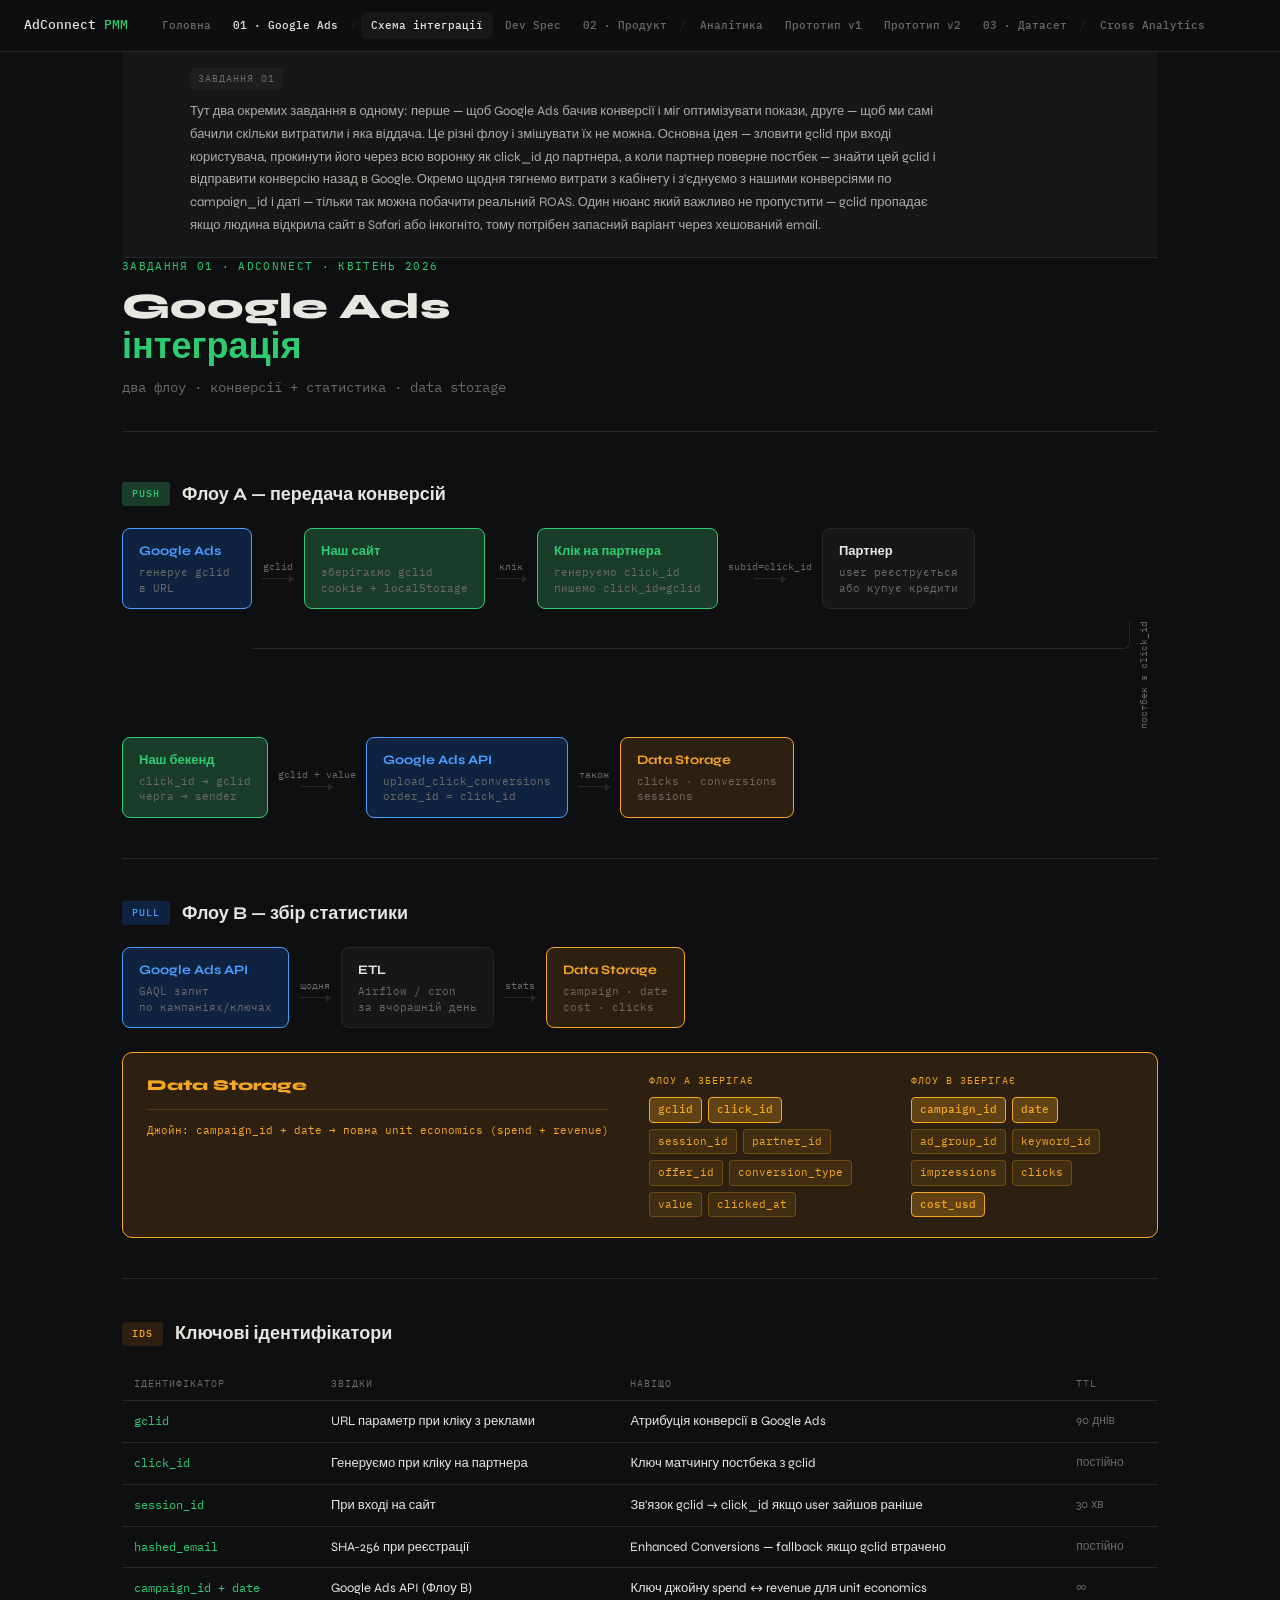
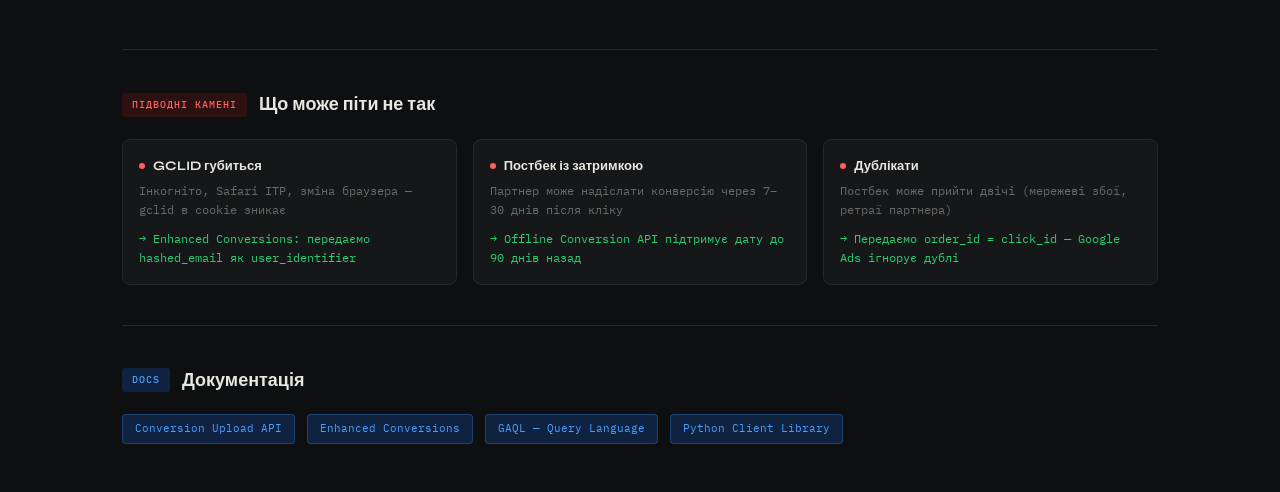
<file: tz01-overview.html>
<!DOCTYPE html>
<html lang="uk">
<head>
<meta charset="UTF-8">
<meta name="viewport" content="width=device-width, initial-scale=1.0">
<title>Google Ads Integration Overview — AdConnect PMM</title>
<link rel="preconnect" href="https://fonts.googleapis.com">
<link href="https://fonts.googleapis.com/css2?family=IBM+Plex+Mono:wght@400;500&family=Syne:wght@400;700;800&display=swap" rel="stylesheet">
<link rel="stylesheet" href="shared.css">
<style>

  *, *::before, *::after { box-sizing: border-box; margin: 0; padding: 0; }

  :root {
    --bg: #0e0f11;
    --surface: #161719;
    --border: #252729;
    --text: #e8e6e0;
    --muted: #6b6966;
    --green: #2ecc71;
    --green-dim: #1a3d2b;
    --blue: #4a9eff;
    --blue-dim: #0f2340;
    --amber: #f5a623;
    --amber-dim: #2d2010;
    --red: #ff5f5f;
    --red-dim: #2d1010;
    --teal: #26d9c0;
    --teal-dim: #0d2d2a;
  }

  body {
    background: var(--bg);
    color: var(--text);
    font-family: 'Syne', sans-serif;
    font-size: 14px;
    line-height: 1.6;
    padding: 48px 32px;
    max-width: 1100px;
    margin: 0 auto;
  }

  /* HEADER */
  .header {
    border-bottom: 1px solid var(--border);
    padding-bottom: 32px;
    margin-bottom: 48px;
  }
  .header-tag {
    font-family: 'IBM Plex Mono', monospace;
    font-size: 11px;
    color: var(--green);
    letter-spacing: 0.12em;
    text-transform: uppercase;
    margin-bottom: 12px;
  }
  .header h1 {
    font-size: 36px;
    font-weight: 800;
    line-height: 1.1;
    color: var(--text);
  }
  .header h1 span { color: var(--green); }
  .header-sub {
    margin-top: 10px;
    color: var(--muted);
    font-size: 14px;
    font-family: 'IBM Plex Mono', monospace;
  }

  /* SECTION LABEL */
  .section-label {
    display: flex;
    align-items: center;
    gap: 12px;
    margin-bottom: 20px;
  }
  .section-label .badge {
    font-family: 'IBM Plex Mono', monospace;
    font-size: 10px;
    letter-spacing: 0.1em;
    padding: 4px 10px;
    border-radius: 3px;
    text-transform: uppercase;
    font-weight: 500;
  }
  .badge-push { background: var(--green-dim); color: var(--green); }
  .badge-pull { background: var(--blue-dim); color: var(--blue); }
  .badge-warn { background: var(--red-dim); color: var(--red); }
  .badge-ids  { background: var(--amber-dim); color: var(--amber); }

  .section-label h2 {
    font-size: 18px;
    font-weight: 700;
    color: var(--text);
  }

  /* FLOW DIAGRAM */
  .flow {
    display: flex;
    align-items: center;
    gap: 0;
    margin-bottom: 12px;
    flex-wrap: nowrap;
    overflow-x: auto;
  }

  .flow-node {
    background: var(--surface);
    border: 1px solid var(--border);
    border-radius: 8px;
    padding: 12px 16px;
    min-width: 130px;
    flex-shrink: 0;
  }
  .flow-node.green  { border-color: var(--green); background: var(--green-dim); }
  .flow-node.blue   { border-color: var(--blue);  background: var(--blue-dim);  }
  .flow-node.amber  { border-color: var(--amber); background: var(--amber-dim); }
  .flow-node.teal   { border-color: var(--teal);  background: var(--teal-dim);  }
  .flow-node .node-title {
    font-weight: 700;
    font-size: 13px;
    color: var(--text);
    margin-bottom: 3px;
  }
  .flow-node.green  .node-title { color: var(--green); }
  .flow-node.blue   .node-title { color: var(--blue);  }
  .flow-node.amber  .node-title { color: var(--amber); }
  .flow-node.teal   .node-title { color: var(--teal);  }
  .flow-node .node-sub {
    font-family: 'IBM Plex Mono', monospace;
    font-size: 11px;
    color: var(--muted);
    line-height: 1.4;
  }

  .flow-arrow {
    display: flex;
    flex-direction: column;
    align-items: center;
    padding: 0 10px;
    flex-shrink: 0;
  }
  .flow-arrow .arrow-label {
    font-family: 'IBM Plex Mono', monospace;
    font-size: 10px;
    color: var(--muted);
    margin-bottom: 3px;
    white-space: nowrap;
  }
  .flow-arrow .arrow-line {
    width: 32px;
    height: 1px;
    background: var(--border);
    position: relative;
  }
  .flow-arrow .arrow-line::after {
    content: '';
    position: absolute;
    right: -4px;
    top: -3px;
    border: 4px solid transparent;
    border-left: 5px solid var(--border);
  }

  .flow-down {
    display: flex;
    justify-content: flex-end;
    align-items: center;
    gap: 8px;
    margin: 8px 0;
    padding-right: 0;
  }
  .flow-down-line {
    display: flex;
    flex-direction: column;
    align-items: center;
  }
  .flow-down-line .vline {
    width: 1px;
    height: 28px;
    background: var(--border);
    position: relative;
  }
  .flow-down-line .vline::after {
    content: '';
    position: absolute;
    bottom: -4px;
    left: -3px;
    border: 4px solid transparent;
    border-top: 5px solid var(--border);
  }
  .flow-down-line .label {
    font-family: 'IBM Plex Mono', monospace;
    font-size: 10px;
    color: var(--muted);
    margin-top: 4px;
  }

  /* CONNECTOR for return arrow */
  .return-row {
    display: flex;
    align-items: flex-start;
    gap: 16px;
    margin-bottom: 12px;
  }
  .return-line {
    display: flex;
    flex-direction: column;
    align-items: flex-end;
    flex: 1;
    padding-top: 20px;
  }
  .return-hline {
    width: 100%;
    height: 1px;
    background: var(--border);
    position: relative;
  }
  .return-vline {
    width: 1px;
    height: 40px;
    background: var(--border);
    align-self: flex-start;
    margin-left: 20px;
    position: relative;
  }
  .return-vline::after {
    content:'';
    position:absolute;
    bottom:-4px;
    left:-3px;
    border:4px solid transparent;
    border-top:5px solid var(--border);
  }

  /* DATA STORAGE */
  .storage-box {
    border: 1px solid var(--amber);
    background: var(--amber-dim);
    border-radius: 10px;
    padding: 20px 24px;
    margin: 24px 0;
    display: flex;
    gap: 40px;
    align-items: flex-start;
  }
  .storage-box .storage-title {
    font-weight: 800;
    font-size: 15px;
    color: var(--amber);
    margin-bottom: 6px;
    white-space: nowrap;
  }
  .storage-col { flex: 1; }
  .storage-col-label {
    font-family: 'IBM Plex Mono', monospace;
    font-size: 10px;
    color: var(--amber);
    text-transform: uppercase;
    letter-spacing: 0.1em;
    margin-bottom: 8px;
  }
  .tag-list { display: flex; flex-wrap: wrap; gap: 6px; }
  .tag {
    font-family: 'IBM Plex Mono', monospace;
    font-size: 11px;
    background: rgba(245,166,35,0.1);
    border: 1px solid rgba(245,166,35,0.25);
    color: var(--amber);
    padding: 3px 8px;
    border-radius: 4px;
  }
  .tag.highlight {
    background: rgba(245,166,35,0.25);
    border-color: var(--amber);
    font-weight: 500;
  }
  .join-note {
    margin-top: 12px;
    padding-top: 12px;
    border-top: 1px solid rgba(245,166,35,0.2);
    font-family: 'IBM Plex Mono', monospace;
    font-size: 11px;
    color: var(--amber);
  }

  /* WARNINGS */
  .warnings-grid {
    display: grid;
    grid-template-columns: repeat(3, 1fr);
    gap: 16px;
    margin-top: 20px;
  }
  .warn-card {
    border: 1px solid var(--border);
    border-radius: 8px;
    padding: 16px;
    background: var(--surface);
  }
  .warn-card .warn-title {
    font-weight: 700;
    font-size: 13px;
    color: var(--text);
    margin-bottom: 4px;
    display: flex;
    align-items: center;
    gap: 8px;
  }
  .warn-dot {
    width: 6px; height: 6px;
    border-radius: 50%;
    background: var(--red);
    flex-shrink: 0;
  }
  .warn-desc {
    font-size: 12px;
    color: var(--muted);
    font-family: 'IBM Plex Mono', monospace;
    margin-bottom: 10px;
  }
  .warn-fix {
    font-size: 12px;
    color: var(--green);
    font-family: 'IBM Plex Mono', monospace;
  }
  .warn-fix::before { content: '→ '; }

  /* IDS TABLE */
  .ids-section { margin: 32px 0; }
  .ids-table {
    width: 100%;
    border-collapse: collapse;
    font-size: 13px;
  }
  .ids-table th {
    font-family: 'IBM Plex Mono', monospace;
    font-size: 10px;
    text-transform: uppercase;
    letter-spacing: 0.1em;
    color: var(--muted);
    text-align: left;
    padding: 8px 12px;
    border-bottom: 1px solid var(--border);
    font-weight: 400;
  }
  .ids-table td {
    padding: 10px 12px;
    border-bottom: 1px solid var(--border);
    vertical-align: top;
  }
  .ids-table tr:last-child td { border-bottom: none; }
  .ids-table tr:hover td { background: var(--surface); }
  .mono { font-family: 'IBM Plex Mono', monospace; font-size: 12px; color: var(--green); }
  .td-muted { color: var(--muted); font-size: 12px; }

  /* SECTION DIVIDER */
  .divider {
    border: none;
    border-top: 1px solid var(--border);
    margin: 40px 0;
  }

  /* LINKS */
  .links-row {
    display: flex;
    flex-wrap: wrap;
    gap: 12px;
    margin-top: 16px;
  }
  .link-pill {
    font-family: 'IBM Plex Mono', monospace;
    font-size: 11px;
    color: var(--blue);
    background: var(--blue-dim);
    border: 1px solid rgba(74,158,255,0.25);
    border-radius: 4px;
    padding: 5px 12px;
    text-decoration: none;
  }
  .link-pill:hover { border-color: var(--blue); }

  @media print {
    body { background: #fff; color: #000; padding: 24px; }
    :root { --bg:#fff; --surface:#f5f5f5; --border:#ddd; --text:#111; --muted:#666;
      --green:#1a8040; --green-dim:#edf7f0; --blue:#1a4f80; --blue-dim:#edf3fb;
      --amber:#7a4f00; --amber-dim:#fef9ec; --red:#8f1f1f; --red-dim:#fef0f0;
      --teal:#0d5e54; --teal-dim:#edfaf8;
    }
  }

</style>
</head>
<body>
<nav id="main-nav"></nav>
<script src="nav.js"></script>

<div class="task-summary">
  <div class="task-summary-inner">
    <div class="task-summary-top"><span class="task-num">Завдання 01</span></div>
    <p class="task-summary-text">
      Тут два окремих завдання в одному: перше — щоб Google Ads бачив конверсії і міг оптимізувати покази, друге — щоб ми самі бачили скільки витратили і яка віддача. Це різні флоу і змішувати їх не можна. Основна ідея — зловити gclid при вході користувача, прокинути його через всю воронку як click_id до партнера, а коли партнер поверне постбек — знайти цей gclid і відправити конверсію назад в Google. Окремо щодня тягнемо витрати з кабінету і з'єднуємо з нашими конверсіями по campaign_id і даті — тільки так можна побачити реальний ROAS. Один нюанс який важливо не пропустити — gclid пропадає якщо людина відкрила сайт в Safari або інкогніто, тому потрібен запасний варіант через хешований email.
    </p>
  </div>
</div>
</div>
<div class="header">
  <div class="header-tag">Завдання 01 · AdConnect · Квітень 2026</div>
  <h1>Google Ads<br><span>інтеграція</span></h1>
  <div class="header-sub">два флоу · конверсії + статистика · data storage</div>
</div>


<!-- FLOW A -->
<div class="section-label">
  <span class="badge badge-push">Push</span>
  <h2>Флоу A — передача конверсій</h2>
</div>

<div class="flow">
  <div class="flow-node blue">
    <div class="node-title">Google Ads</div>
    <div class="node-sub">генерує gclid<br>в URL</div>
  </div>
  <div class="flow-arrow">
    <span class="arrow-label">gclid</span>
    <div class="arrow-line"></div>
  </div>
  <div class="flow-node green">
    <div class="node-title">Наш сайт</div>
    <div class="node-sub">зберігаємо gclid<br>cookie + localStorage</div>
  </div>
  <div class="flow-arrow">
    <span class="arrow-label">клік</span>
    <div class="arrow-line"></div>
  </div>
  <div class="flow-node green">
    <div class="node-title">Клік на партнера</div>
    <div class="node-sub">генеруємо click_id<br>пишемо click_id↔gclid</div>
  </div>
  <div class="flow-arrow">
    <span class="arrow-label">subid=click_id</span>
    <div class="arrow-line"></div>
  </div>
  <div class="flow-node">
    <div class="node-title">Партнер</div>
    <div class="node-sub">user реєструється<br>або купує кредити</div>
  </div>
</div>

<!-- return arrow visual -->
<div style="display:flex; align-items:stretch; gap:0; margin-bottom:8px; padding-left: 130px;">
  <div style="flex:1; border-right:1px solid #252729; border-bottom:1px solid #252729; border-bottom-right-radius:6px; height:28px; margin-right:0;"></div>
  <div style="writing-mode:vertical-rl; font-family:'IBM Plex Mono',monospace; font-size:10px; color:#6b6966; padding:0 6px; white-space:nowrap; transform:rotate(180deg);">постбек з click_id</div>
</div>

<div class="flow" style="margin-bottom:24px;">
  <div class="flow-node green">
    <div class="node-title">Наш бекенд</div>
    <div class="node-sub">click_id → gclid<br>черга → sender</div>
  </div>
  <div class="flow-arrow">
    <span class="arrow-label">gclid + value</span>
    <div class="arrow-line"></div>
  </div>
  <div class="flow-node blue">
    <div class="node-title">Google Ads API</div>
    <div class="node-sub">upload_click_conversions<br>order_id = click_id</div>
  </div>
  <div class="flow-arrow">
    <span class="arrow-label">також</span>
    <div class="arrow-line"></div>
  </div>
  <div class="flow-node amber">
    <div class="node-title">Data Storage</div>
    <div class="node-sub">clicks · conversions<br>sessions</div>
  </div>
</div>

<hr class="divider">

<!-- FLOW B -->
<div class="section-label">
  <span class="badge badge-pull">Pull</span>
  <h2>Флоу B — збір статистики</h2>
</div>

<div class="flow" style="margin-bottom:24px;">
  <div class="flow-node blue">
    <div class="node-title">Google Ads API</div>
    <div class="node-sub">GAQL запит<br>по кампаніях/ключах</div>
  </div>
  <div class="flow-arrow">
    <span class="arrow-label">щодня</span>
    <div class="arrow-line"></div>
  </div>
  <div class="flow-node">
    <div class="node-title">ETL</div>
    <div class="node-sub">Airflow / cron<br>за вчорашній день</div>
  </div>
  <div class="flow-arrow">
    <span class="arrow-label">stats</span>
    <div class="arrow-line"></div>
  </div>
  <div class="flow-node amber">
    <div class="node-title">Data Storage</div>
    <div class="node-sub">campaign · date<br>cost · clicks</div>
  </div>
</div>

<!-- STORAGE BOX -->
<div class="storage-box">
  <div>
    <div class="storage-title">Data Storage</div>
    <div class="join-note">Джойн: campaign_id + date → повна unit economics (spend + revenue)</div>
  </div>
  <div class="storage-col">
    <div class="storage-col-label">Флоу A зберігає</div>
    <div class="tag-list">
      <span class="tag highlight">gclid</span>
      <span class="tag highlight">click_id</span>
      <span class="tag">session_id</span>
      <span class="tag">partner_id</span>
      <span class="tag">offer_id</span>
      <span class="tag">conversion_type</span>
      <span class="tag">value</span>
      <span class="tag">clicked_at</span>
    </div>
  </div>
  <div class="storage-col">
    <div class="storage-col-label">Флоу B зберігає</div>
    <div class="tag-list">
      <span class="tag highlight">campaign_id</span>
      <span class="tag highlight">date</span>
      <span class="tag">ad_group_id</span>
      <span class="tag">keyword_id</span>
      <span class="tag">impressions</span>
      <span class="tag">clicks</span>
      <span class="tag highlight">cost_usd</span>
    </div>
  </div>
</div>

<hr class="divider">

<!-- IDENTIFIERS -->
<div class="section-label">
  <span class="badge badge-ids">IDs</span>
  <h2>Ключові ідентифікатори</h2>
</div>

<table class="ids-table">
  <thead>
    <tr>
      <th>Ідентифікатор</th>
      <th>Звідки</th>
      <th>Навіщо</th>
      <th>TTL</th>
    </tr>
  </thead>
  <tbody>
    <tr>
      <td><span class="mono">gclid</span></td>
      <td>URL параметр при кліку з реклами</td>
      <td>Атрибуція конверсії в Google Ads</td>
      <td class="td-muted">90 днів</td>
    </tr>
    <tr>
      <td><span class="mono">click_id</span></td>
      <td>Генеруємо при кліку на партнера</td>
      <td>Ключ матчингу постбека з gclid</td>
      <td class="td-muted">постійно</td>
    </tr>
    <tr>
      <td><span class="mono">session_id</span></td>
      <td>При вході на сайт</td>
      <td>Зв'язок gclid → click_id якщо user зайшов раніше</td>
      <td class="td-muted">30 хв</td>
    </tr>
    <tr>
      <td><span class="mono">hashed_email</span></td>
      <td>SHA-256 при реєстрації</td>
      <td>Enhanced Conversions — fallback якщо gclid втрачено</td>
      <td class="td-muted">постійно</td>
    </tr>
    <tr>
      <td><span class="mono">campaign_id + date</span></td>
      <td>Google Ads API (Флоу B)</td>
      <td>Ключ джойну spend ↔ revenue для unit economics</td>
      <td class="td-muted">∞</td>
    </tr>
  </tbody>
</table>

<hr class="divider">

<!-- WARNINGS -->
<div class="section-label">
  <span class="badge badge-warn">Підводні камені</span>
  <h2>Що може піти не так</h2>
</div>

<div class="warnings-grid">
  <div class="warn-card">
    <div class="warn-title"><span class="warn-dot"></span>GCLID губиться</div>
    <div class="warn-desc">Інкогніто, Safari ITP, зміна браузера — gclid в cookie зникає</div>
    <div class="warn-fix">Enhanced Conversions: передаємо hashed_email як user_identifier</div>
  </div>
  <div class="warn-card">
    <div class="warn-title"><span class="warn-dot"></span>Постбек із затримкою</div>
    <div class="warn-desc">Партнер може надіслати конверсію через 7–30 днів після кліку</div>
    <div class="warn-fix">Offline Conversion API підтримує дату до 90 днів назад</div>
  </div>
  <div class="warn-card">
    <div class="warn-title"><span class="warn-dot"></span>Дублікати</div>
    <div class="warn-desc">Постбек може прийти двічі (мережеві збої, ретраї партнера)</div>
    <div class="warn-fix">Передаємо order_id = click_id — Google Ads ігнорує дублі</div>
  </div>
</div>

<hr class="divider">

<!-- LINKS -->
<div class="section-label">
  <span class="badge badge-pull">Docs</span>
  <h2>Документація</h2>
</div>
<div class="links-row">
  <a class="link-pill" href="https://developers.google.com/google-ads/api/docs/conversion-tracking/upload-clicks">Conversion Upload API</a>
  <a class="link-pill" href="https://developers.google.com/google-ads/api/docs/conversions/enhanced-conversions/leads">Enhanced Conversions</a>
  <a class="link-pill" href="https://developers.google.com/google-ads/api/docs/query/overview">GAQL — Query Language</a>
  <a class="link-pill" href="https://github.com/googleads/google-ads-python">Python Client Library</a>
</div>
</body>
</html>
</file>
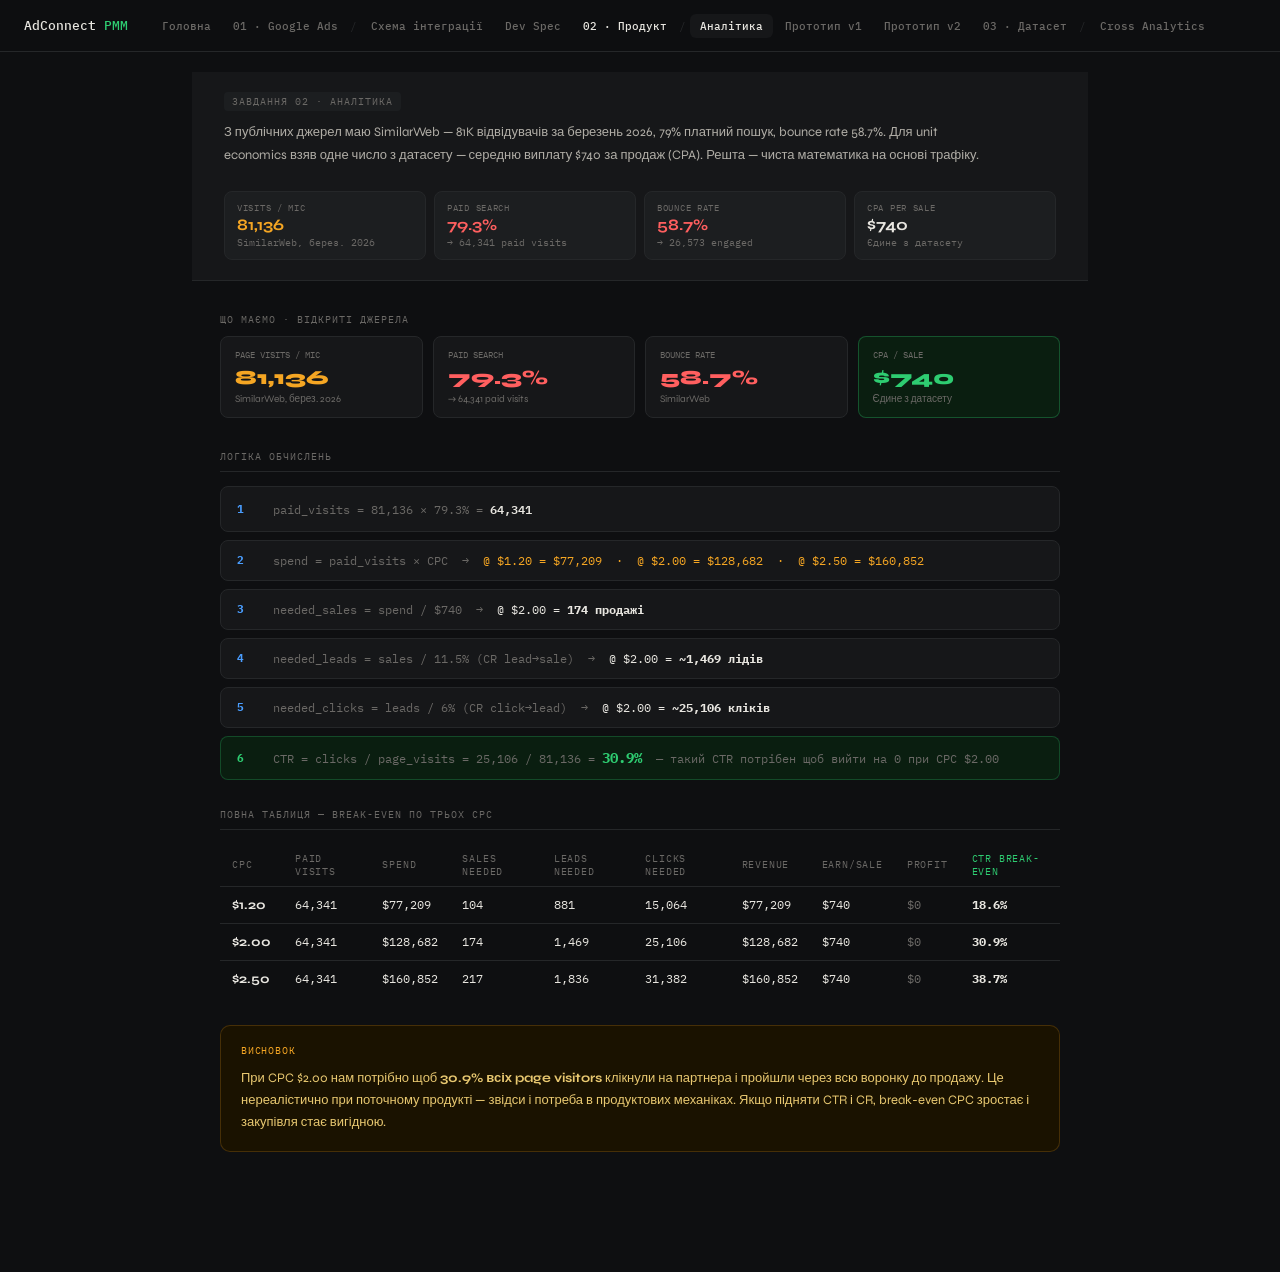
<file: tz02-analytics.html>
<!DOCTYPE html>
<html lang="uk">
<head>
<meta charset="UTF-8">
<meta name="viewport" content="width=device-width, initial-scale=1.0">
<title>Unit Economics — thedatingcritic.com — AdConnect PMM</title>
<link rel="preconnect" href="https://fonts.googleapis.com">
<link href="https://fonts.googleapis.com/css2?family=IBM+Plex+Mono:wght@400;500&family=Syne:wght@400;700;800&display=swap" rel="stylesheet">
<link rel="stylesheet" href="shared.css">
<style>

*, *::before, *::after { box-sizing: border-box; margin: 0; padding: 0; }
:root {
  --bg: #0e0f11; --surface: #161719; --surface2: #1c1e20;
  --border: #252729; --text: #e8e6e0; --muted: #6b6966;
  --green: #2ecc71; --green-dim: #0d2318;
  --red: #ff5f5f; --red-dim: #1f0a0a;
  --amber: #f5a623; --amber-dim: #1f1608;
  --blue: #4a9eff; --blue-dim: #0a1a2d;
  --purple: #a78bfa; --purple-dim: #1a1230;
}
body { background: var(--bg); color: var(--text); font-family: 'Syne', sans-serif; padding: 72px 32px 60px; max-width: 960px; margin: 0 auto; }

.header { margin-bottom: 40px; }
.tag { font-family: 'IBM Plex Mono', monospace; font-size: 11px; color: var(--amber); letter-spacing: 0.12em; text-transform: uppercase; margin-bottom: 10px; }
h1 { font-size: 28px; font-weight: 800; line-height: 1.2; margin-bottom: 6px; }
.sub { font-size: 13px; color: var(--muted); font-family: 'IBM Plex Mono', monospace; }

.section { margin-bottom: 36px; }
.section-title {
  font-size: 12px; font-weight: 700; text-transform: uppercase;
  letter-spacing: 0.1em; color: var(--muted);
  margin-bottom: 14px; padding-bottom: 8px;
  border-bottom: 1px solid var(--border);
  display: flex; align-items: center; gap: 10px;
}
.section-title .dot { width: 6px; height: 6px; border-radius: 50%; }

/* METRICS GRID */
.metrics-grid { display: grid; grid-template-columns: repeat(4, 1fr); gap: 10px; margin-bottom: 10px; }
.metric-card { background: var(--surface); border: 1px solid var(--border); border-radius: 10px; padding: 14px 16px; }
.metric-card.green { border-color: rgba(46,204,113,.3); background: var(--green-dim); }
.metric-card.red   { border-color: rgba(255,95,95,.3);  background: var(--red-dim); }
.metric-card.amber { border-color: rgba(245,166,35,.3); background: var(--amber-dim); }
.metric-card.blue  { border-color: rgba(74,158,255,.3); background: var(--blue-dim); }
.metric-label { font-size: 10px; font-family: 'IBM Plex Mono', monospace; color: var(--muted); text-transform: uppercase; letter-spacing: 0.08em; margin-bottom: 6px; }
.metric-value { font-size: 22px; font-weight: 800; line-height: 1; }
.metric-value.green  { color: var(--green); }
.metric-value.red    { color: var(--red); }
.metric-value.amber  { color: var(--amber); }
.metric-value.blue   { color: var(--blue); }
.metric-value.white  { color: var(--text); }
.metric-sub { font-size: 11px; color: var(--muted); margin-top: 4px; font-family: 'IBM Plex Mono', monospace; }

/* FUNNEL */
.funnel { display: flex; align-items: stretch; gap: 0; margin-bottom: 8px; overflow-x: auto; }
.funnel-step { flex: 1; min-width: 120px; }
.funnel-box {
  background: var(--surface); border: 1px solid var(--border);
  border-radius: 8px; padding: 14px 12px; text-align: center;
  margin-right: 6px;
}
.funnel-step:last-child .funnel-box { margin-right: 0; }
.funnel-name { font-size: 10px; color: var(--muted); text-transform: uppercase; letter-spacing: 0.08em; font-family: 'IBM Plex Mono', monospace; margin-bottom: 8px; }
.funnel-num { font-size: 20px; font-weight: 800; color: var(--text); margin-bottom: 4px; }
.funnel-cr {
  font-size: 10px; font-family: 'IBM Plex Mono', monospace;
  padding: 2px 7px; border-radius: 10px; display: inline-block;
}
.funnel-cr.good { background: var(--green-dim); color: var(--green); }
.funnel-cr.mid  { background: var(--amber-dim); color: var(--amber); }
.funnel-cr.bad  { background: var(--red-dim);   color: var(--red);   }
.funnel-arrow { display: flex; align-items: center; padding-top: 24px; color: var(--border); font-size: 18px; margin-right: 6px; }

/* TABLE */
table { width: 100%; border-collapse: collapse; font-size: 13px; }
th {
  font-family: 'IBM Plex Mono', monospace; font-size: 10px;
  text-transform: uppercase; letter-spacing: 0.08em;
  color: var(--muted); text-align: left;
  padding: 8px 12px; border-bottom: 1px solid var(--border); font-weight: 400;
}
td { padding: 10px 12px; border-bottom: 1px solid var(--border); vertical-align: middle; }
tr:last-child td { border-bottom: none; }
tr:hover td { background: var(--surface); }
.mono { font-family: 'IBM Plex Mono', monospace; font-size: 12px; }
.green-text { color: var(--green); font-weight: 700; }
.red-text   { color: var(--red);   font-weight: 700; }
.amber-text { color: var(--amber); font-weight: 700; }
.blue-text  { color: var(--blue);  font-weight: 700; }

/* SCENARIO TABLE */
.scenario-wrap { display: grid; grid-template-columns: repeat(3, 1fr); gap: 12px; }
.scenario {
  background: var(--surface); border: 1px solid var(--border);
  border-radius: 10px; overflow: hidden;
}
.scenario.base { border-color: rgba(74,158,255,.4); }
.scenario-head { padding: 12px 16px; border-bottom: 1px solid var(--border); background: var(--surface2); }
.scenario-name { font-size: 12px; font-weight: 700; color: var(--text); }
.scenario-cpc  { font-size: 11px; color: var(--muted); font-family: 'IBM Plex Mono', monospace; }
.scenario-body { padding: 12px 16px; }
.sc-row { display: flex; justify-content: space-between; align-items: center; padding: 6px 0; border-bottom: 1px solid var(--border); font-size: 12px; }
.sc-row:last-child { border-bottom: none; }
.sc-key { color: var(--muted); font-size: 11px; }
.sc-val { font-weight: 700; font-family: 'IBM Plex Mono', monospace; }
.roas-good { color: var(--green); }
.roas-bad  { color: var(--red); }

/* ASSUMPTIONS */
.assumption-list { display: flex; flex-direction: column; gap: 6px; }
.assumption {
  display: flex; align-items: flex-start; gap: 10px;
  padding: 8px 12px; border-radius: 6px;
  background: var(--surface); border: 1px solid var(--border);
  font-size: 12px;
}
.assumption-source {
  font-family: 'IBM Plex Mono', monospace; font-size: 10px;
  padding: 2px 6px; border-radius: 3px; white-space: nowrap; flex-shrink: 0;
  background: var(--blue-dim); color: var(--blue);
}
.assumption-source.dataset { background: var(--green-dim); color: var(--green); }
.assumption-source.bench   { background: var(--purple-dim); color: var(--purple); }
.assumption-text { color: var(--muted); line-height: 1.5; }
.assumption-text b { color: var(--text); }

hr { border: none; border-top: 1px solid var(--border); margin: 32px 0; }

.insight-box {
  background: var(--amber-dim); border: 1px solid rgba(245,166,35,.3);
  border-radius: 10px; padding: 16px 20px; margin-top: 16px;
}
.insight-title { font-size: 12px; font-weight: 700; color: var(--amber); margin-bottom: 8px; text-transform: uppercase; letter-spacing: 0.08em; }
.insight-text { font-size: 13px; color: #e8c870; line-height: 1.6; }

</style>
</head>
<body>

<nav id="main-nav"></nav>
<script src="nav.js"></script>

<div class="task-summary">
  <div class="task-summary-inner">
    <div class="task-summary-top"><span class="task-num">Завдання 02 · Аналітика</span></div>
    <p class="task-summary-text">
      З публічних джерел маю SimilarWeb — 81K відвідувачів за березень 2026, 79% платний пошук, bounce rate 58.7%. Для unit economics взяв одне число з датасету — середню виплату $740 за продаж (CPA). Решта — чиста математика на основі трафіку.
    </p>
    <div class="real-data-grid">
      <div class="rdi"><div class="rdi-label">Visits / міс</div><div class="rdi-val a">81,136</div><div class="rdi-sub">SimilarWeb, берез. 2026</div></div>
      <div class="rdi"><div class="rdi-label">Paid Search</div><div class="rdi-val r">79.3%</div><div class="rdi-sub">→ 64,341 paid visits</div></div>
      <div class="rdi"><div class="rdi-label">Bounce Rate</div><div class="rdi-val r">58.7%</div><div class="rdi-sub">→ 26,573 engaged</div></div>
      <div class="rdi"><div class="rdi-label">CPA per sale</div><div class="rdi-val">$740</div><div class="rdi-sub">Єдине з датасету</div></div>
    </div>
  </div>
</div>
  </div>
</div>
  </div>
</div>
</div>


<div style="max-width:900px;margin:0 auto;padding:32px 28px 60px;">

  <!-- ВСТУП -->
  <div style="margin-bottom:32px;">
    <div style="font-family:'IBM Plex Mono',monospace;font-size:10px;color:var(--muted);text-transform:uppercase;letter-spacing:.1em;margin-bottom:10px;">Що маємо · Відкриті джерела</div>
    <div style="display:grid;grid-template-columns:repeat(4,1fr);gap:10px;">
      <div style="background:var(--surface);border:1px solid var(--border);border-radius:8px;padding:12px 14px;">
        <div style="font-family:'IBM Plex Mono',monospace;font-size:9px;color:var(--muted);text-transform:uppercase;margin-bottom:5px;">Page visits / міс</div>
        <div style="font-size:20px;font-weight:800;color:var(--amber)">81,136</div>
        <div style="font-size:10px;color:var(--muted);margin-top:3px">SimilarWeb, берез. 2026</div>
      </div>
      <div style="background:var(--surface);border:1px solid var(--border);border-radius:8px;padding:12px 14px;">
        <div style="font-family:'IBM Plex Mono',monospace;font-size:9px;color:var(--muted);text-transform:uppercase;margin-bottom:5px;">Paid Search</div>
        <div style="font-size:20px;font-weight:800;color:var(--red)">79.3%</div>
        <div style="font-size:10px;color:var(--muted);margin-top:3px">→ 64,341 paid visits</div>
      </div>
      <div style="background:var(--surface);border:1px solid var(--border);border-radius:8px;padding:12px 14px;">
        <div style="font-family:'IBM Plex Mono',monospace;font-size:9px;color:var(--muted);text-transform:uppercase;margin-bottom:5px;">Bounce Rate</div>
        <div style="font-size:20px;font-weight:800;color:var(--red)">58.7%</div>
        <div style="font-size:10px;color:var(--muted);margin-top:3px">SimilarWeb</div>
      </div>
      <div style="background:var(--surface);border:1px solid rgba(46,204,113,.3);border-radius:8px;padding:12px 14px;background:var(--gdim);">
        <div style="font-family:'IBM Plex Mono',monospace;font-size:9px;color:var(--muted);text-transform:uppercase;margin-bottom:5px;">CPA / sale</div>
        <div style="font-size:20px;font-weight:800;color:var(--green)">$740</div>
        <div style="font-size:10px;color:var(--muted);margin-top:3px">Єдине з датасету</div>
      </div>
    </div>
  </div>

  <!-- ЛОГІКА -->
  <div style="margin-bottom:28px;">
    <div style="font-family:'IBM Plex Mono',monospace;font-size:10px;color:var(--muted);text-transform:uppercase;letter-spacing:.1em;margin-bottom:14px;padding-bottom:8px;border-bottom:1px solid var(--border);">Логіка обчислень</div>

    <div style="display:flex;flex-direction:column;gap:8px;">

      <div style="background:var(--surface);border:1px solid var(--border);border-radius:8px;padding:12px 16px;display:grid;grid-template-columns:24px 1fr;gap:12px;align-items:center;">
        <div style="font-family:'IBM Plex Mono',monospace;font-size:11px;color:var(--blue);font-weight:700;">1</div>
        <div style="font-family:'IBM Plex Mono',monospace;font-size:12px;color:var(--muted);">
          paid_visits = 81,136 × 79.3% = <span style="color:var(--text);font-weight:600;">64,341</span>
        </div>
      </div>

      <div style="background:var(--surface);border:1px solid var(--border);border-radius:8px;padding:12px 16px;display:grid;grid-template-columns:24px 1fr;gap:12px;align-items:center;">
        <div style="font-family:'IBM Plex Mono',monospace;font-size:11px;color:var(--blue);font-weight:700;">2</div>
        <div style="font-family:'IBM Plex Mono',monospace;font-size:12px;color:var(--muted);">
          spend = paid_visits × CPC &nbsp;→&nbsp; <span style="color:var(--amber)">@ $1.20 = $77,209 &nbsp;·&nbsp; @ $2.00 = $128,682 &nbsp;·&nbsp; @ $2.50 = $160,852</span>
        </div>
      </div>

      <div style="background:var(--surface);border:1px solid var(--border);border-radius:8px;padding:12px 16px;display:grid;grid-template-columns:24px 1fr;gap:12px;align-items:center;">
        <div style="font-family:'IBM Plex Mono',monospace;font-size:11px;color:var(--blue);font-weight:700;">3</div>
        <div style="font-family:'IBM Plex Mono',monospace;font-size:12px;color:var(--muted);">
          needed_sales = spend / $740 &nbsp;→&nbsp; <span style="color:var(--text)">@ $2.00 = <strong>174 продажі</strong></span>
        </div>
      </div>

      <div style="background:var(--surface);border:1px solid var(--border);border-radius:8px;padding:12px 16px;display:grid;grid-template-columns:24px 1fr;gap:12px;align-items:center;">
        <div style="font-family:'IBM Plex Mono',monospace;font-size:11px;color:var(--blue);font-weight:700;">4</div>
        <div style="font-family:'IBM Plex Mono',monospace;font-size:12px;color:var(--muted);">
          needed_leads = sales / 11.5% (CR lead→sale) &nbsp;→&nbsp; <span style="color:var(--text)">@ $2.00 = <strong>~1,469 лідів</strong></span>
        </div>
      </div>

      <div style="background:var(--surface);border:1px solid var(--border);border-radius:8px;padding:12px 16px;display:grid;grid-template-columns:24px 1fr;gap:12px;align-items:center;">
        <div style="font-family:'IBM Plex Mono',monospace;font-size:11px;color:var(--blue);font-weight:700;">5</div>
        <div style="font-family:'IBM Plex Mono',monospace;font-size:12px;color:var(--muted);">
          needed_clicks = leads / 6% (CR click→lead) &nbsp;→&nbsp; <span style="color:var(--text)">@ $2.00 = <strong>~25,106 кліків</strong></span>
        </div>
      </div>

      <div style="background:var(--surface);border:1px solid rgba(46,204,113,.25);border-radius:8px;padding:12px 16px;display:grid;grid-template-columns:24px 1fr;gap:12px;align-items:center;background:var(--gdim);">
        <div style="font-family:'IBM Plex Mono',monospace;font-size:11px;color:var(--green);font-weight:700;">6</div>
        <div style="font-family:'IBM Plex Mono',monospace;font-size:12px;color:var(--muted);">
          CTR = clicks / page_visits = 25,106 / 81,136 = <span style="color:var(--green);font-weight:700;font-size:14px;">30.9%</span>
          <span style="color:var(--muted)">&nbsp;— такий CTR потрібен щоб вийти на 0 при CPC $2.00</span>
        </div>
      </div>

    </div>
  </div>

  <!-- WIDE TABLE -->
  <div style="margin-bottom:28px;">
    <div style="font-family:'IBM Plex Mono',monospace;font-size:10px;color:var(--muted);text-transform:uppercase;letter-spacing:.1em;margin-bottom:14px;padding-bottom:8px;border-bottom:1px solid var(--border);">Повна таблиця — break-even по трьох CPC</div>
    <div style="overflow-x:auto;">
    <table>
      <thead>
        <tr>
          <th style="text-align:left">CPC</th>
          <th>Paid visits</th>
          <th>Spend</th>
          <th>Sales needed</th>
          <th>Leads needed</th>
          <th>Clicks needed</th>
          <th>Revenue</th>
          <th>Earn/sale</th>
          <th>Profit</th>
          <th style="color:var(--green)">CTR break-even</th>
        </tr>
      </thead>
      <tbody>
        <tr>
          <td><strong>$1.20</strong></td>
          <td class="mono">64,341</td>
          <td class="mono v-amber">$77,209</td>
          <td class="mono">104</td>
          <td class="mono">881</td>
          <td class="mono">15,064</td>
          <td class="mono v-green">$77,209</td>
          <td class="mono">$740</td>
          <td class="mono" style="color:var(--muted)">$0</td>
          <td class="mono v-green"><strong>18.6%</strong></td>
        </tr>
        <tr>
          <td><strong>$2.00</strong></td>
          <td class="mono">64,341</td>
          <td class="mono v-amber">$128,682</td>
          <td class="mono">174</td>
          <td class="mono">1,469</td>
          <td class="mono">25,106</td>
          <td class="mono v-green">$128,682</td>
          <td class="mono">$740</td>
          <td class="mono" style="color:var(--muted)">$0</td>
          <td class="mono v-amber"><strong>30.9%</strong></td>
        </tr>
        <tr>
          <td><strong>$2.50</strong></td>
          <td class="mono">64,341</td>
          <td class="mono v-red">$160,852</td>
          <td class="mono">217</td>
          <td class="mono">1,836</td>
          <td class="mono">31,382</td>
          <td class="mono v-green">$160,852</td>
          <td class="mono">$740</td>
          <td class="mono" style="color:var(--muted)">$0</td>
          <td class="mono v-red"><strong>38.7%</strong></td>
        </tr>
      </tbody>
    </table>
    </div>
  </div>

  <!-- INSIGHT -->
  <div style="background:var(--adim);border:1px solid rgba(245,166,35,.2);border-radius:10px;padding:18px 20px;">
    <div style="font-family:'IBM Plex Mono',monospace;font-size:10px;color:var(--amber);text-transform:uppercase;letter-spacing:.08em;margin-bottom:10px;">Висновок</div>
    <p style="font-size:13px;color:#e8c870;line-height:1.7;">
      При CPC $2.00 нам потрібно щоб <strong>30.9% всіх page visitors</strong> клікнули на партнера і пройшли через всю воронку до продажу. 
      Це нереалістично при поточному продукті — звідси і потреба в продуктових механіках. 
      Якщо підняти CTR і CR, break-even CPC зростає і закупівля стає вигідною.
    </p>
  </div>

</div>
</body>
</html>
</file>
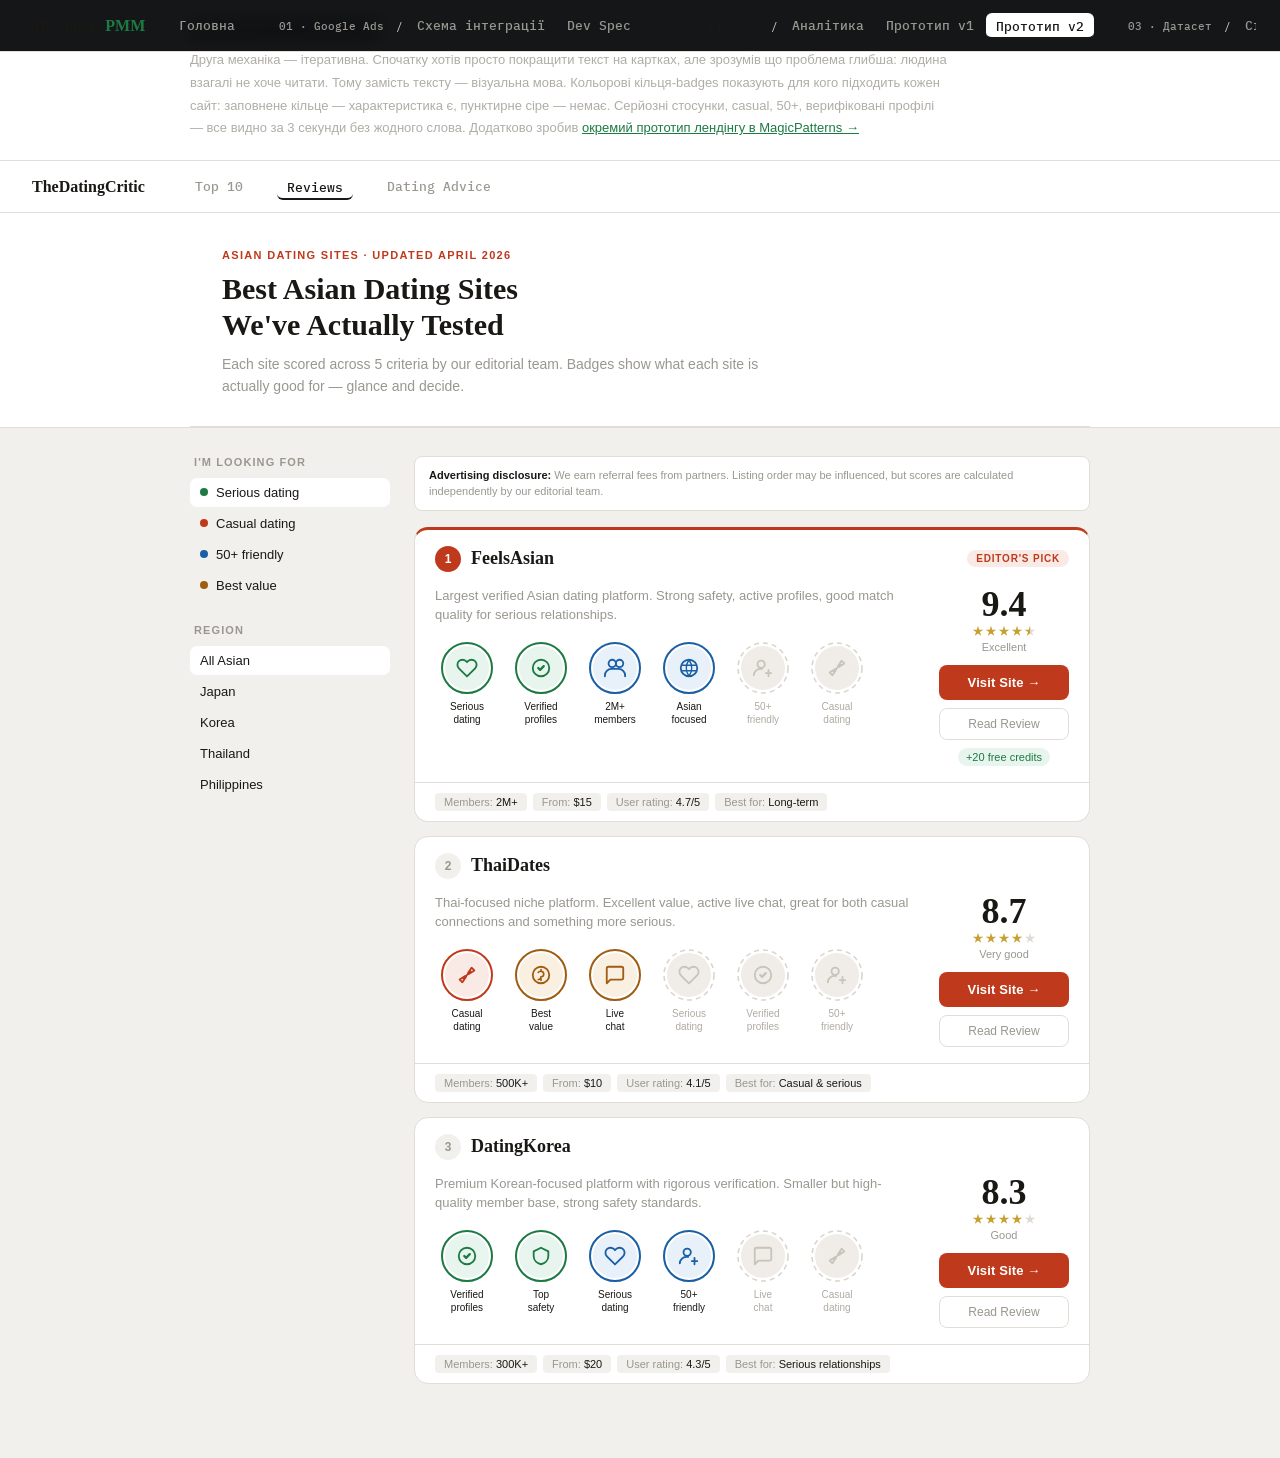
<file: tz02-badges.html>
<!DOCTYPE html>
<html lang="uk">
<head>
<meta charset="UTF-8">
<meta name="viewport" content="width=device-width, initial-scale=1.0">
<title>Best Asian Dating Sites 2026 — AdConnect PMM</title>
<link rel="preconnect" href="https://fonts.googleapis.com">
<link href="https://fonts.googleapis.com/css2?family=IBM+Plex+Mono:wght@400;500&family=Syne:wght@400;700;800&display=swap" rel="stylesheet">
<link rel="stylesheet" href="shared.css">
<style>

*, *::before, *::after { box-sizing: border-box; margin: 0; padding: 0; }

:root {
  --bg: #f2f0ec;
  --surface: #ffffff;
  --border: #e2ddd6;
  --text: #1a1815;
  --muted: #9a9790;
  --accent: #bf3a1c;
  --green: #1c7a42;
  --green-bg: #e8f5ee;
  --blue: #1a5fa5;
  --blue-bg: #e8f0fa;
  --amber: #a05c10;
  --amber-bg: #faf0e2;
  --coral: #c0391a;
  --coral-bg: #faeae6;
  --inactive: #d8d4cc;
  --inactive-text: #b0aba2;
}

body {
  background: var(--bg);
  font-family: 'DM Sans', sans-serif;
  color: var(--text);
  min-height: 100vh;
  padding: 0;
}

/* TOP NAV */
.nav {
  background: var(--surface);
  border-bottom: 1px solid var(--border);
  padding: 0 32px;
  display: flex;
  align-items: center;
  gap: 32px;
  height: 52px;
}
.nav-logo {
  font-family: 'Fraunces', serif;
  font-size: 16px;
  font-weight: 600;
  color: var(--text);
  text-decoration: none;
}
.nav-links { display: flex; gap: 24px; }
.nav-links a {
  font-size: 13px;
  color: var(--muted);
  text-decoration: none;
  font-weight: 500;
}
.nav-links a:hover { color: var(--text); }
.nav-links a.active { color: var(--text); border-bottom: 2px solid var(--text); padding-bottom: 2px; }

/* HERO */
.hero {
  background: var(--surface);
  border-bottom: 1px solid var(--border);
  padding: 36px 32px 28px;
  max-width: 900px;
  margin: 0 auto;
}
.hero-label {
  font-size: 11px;
  font-weight: 600;
  letter-spacing: 0.12em;
  text-transform: uppercase;
  color: var(--accent);
  margin-bottom: 10px;
}
.hero h1 {
  font-family: 'Fraunces', serif;
  font-size: 30px;
  font-weight: 600;
  line-height: 1.2;
  margin-bottom: 10px;
}
.hero-sub {
  font-size: 14px;
  color: var(--muted);
  line-height: 1.6;
  max-width: 560px;
}

/* MAIN */
.main {
  max-width: 900px;
  margin: 0 auto;
  padding: 28px 0 60px;
  display: flex;
  gap: 24px;
  align-items: flex-start;
}

/* SIDEBAR */
.sidebar {
  width: 200px;
  flex-shrink: 0;
}
.sidebar-section { margin-bottom: 24px; }
.sidebar-title {
  font-size: 11px;
  font-weight: 600;
  letter-spacing: 0.1em;
  text-transform: uppercase;
  color: var(--muted);
  margin-bottom: 10px;
  padding: 0 4px;
}
.filter-item {
  display: flex;
  align-items: center;
  gap: 8px;
  padding: 7px 10px;
  border-radius: 7px;
  cursor: pointer;
  font-size: 13px;
  color: var(--text);
  transition: background 0.12s;
  margin-bottom: 2px;
}
.filter-item:hover { background: var(--surface); }
.filter-item.active { background: var(--surface); font-weight: 500; }
.filter-dot {
  width: 8px; height: 8px; border-radius: 50%; flex-shrink: 0;
}

/* CARDS AREA */
.cards-area { flex: 1; min-width: 0; }

.disclaimer {
  font-size: 11px;
  color: var(--muted);
  background: var(--surface);
  border: 1px solid var(--border);
  border-radius: 8px;
  padding: 10px 14px;
  margin-bottom: 16px;
  line-height: 1.5;
}
.disclaimer b { color: var(--text); }

/* CARD */
.card {
  background: var(--surface);
  border: 1px solid var(--border);
  border-radius: 14px;
  margin-bottom: 14px;
  overflow: hidden;
  transition: box-shadow 0.15s;
}
.card:hover { box-shadow: 0 4px 24px rgba(0,0,0,0.07); }
.card.top { border-top: 3px solid var(--accent); }

/* CARD HEADER */
.card-header {
  display: flex;
  align-items: center;
  justify-content: space-between;
  padding: 16px 20px 0;
}
.card-rank-name { display: flex; align-items: center; gap: 10px; }
.rank-badge {
  width: 26px; height: 26px;
  border-radius: 50%;
  background: var(--bg);
  display: flex; align-items: center; justify-content: center;
  font-size: 12px; font-weight: 600; color: var(--muted);
  flex-shrink: 0;
}
.card.top .rank-badge { background: var(--accent); color: #fff; }
.card-name {
  font-family: 'Fraunces', serif;
  font-size: 18px;
  font-weight: 600;
  color: var(--text);
}
.editor-pick {
  font-size: 10px;
  font-weight: 600;
  letter-spacing: 0.08em;
  text-transform: uppercase;
  color: var(--accent);
  background: #faeae6;
  padding: 3px 9px;
  border-radius: 20px;
}

/* CARD BODY */
.card-body {
  padding: 14px 20px 16px;
  display: grid;
  grid-template-columns: 1fr auto;
  gap: 20px;
  align-items: start;
}

.card-left { min-width: 0; }

.card-tagline {
  font-size: 13px;
  color: var(--muted);
  line-height: 1.5;
  margin-bottom: 16px;
}

/* BADGES */
.badges-row {
  display: flex;
  gap: 10px;
  flex-wrap: wrap;
}

.badge {
  display: flex;
  flex-direction: column;
  align-items: center;
  gap: 5px;
  width: 64px;
  cursor: default;
}
.badge:hover .badge-ring-inner { transform: scale(1.05); }

.badge-ring {
  position: relative;
  width: 54px;
  height: 54px;
}
.badge-ring svg.ring-svg {
  position: absolute;
  top: 0; left: 0;
  width: 54px; height: 54px;
}
.badge-ring-inner {
  position: absolute;
  top: 5px; left: 5px;
  width: 44px; height: 44px;
  border-radius: 50%;
  display: flex;
  align-items: center;
  justify-content: center;
  transition: transform 0.15s;
}
.badge-ring-inner.green { background: var(--green-bg); }
.badge-ring-inner.blue  { background: var(--blue-bg);  }
.badge-ring-inner.amber { background: var(--amber-bg); }
.badge-ring-inner.coral { background: var(--coral-bg); }
.badge-ring-inner.inactive { background: #f0ede8; }

.badge-label {
  font-size: 10px;
  text-align: center;
  line-height: 1.3;
  color: var(--text);
  font-weight: 500;
}
.badge-label.inactive { color: var(--inactive-text); }

/* CARD RIGHT */
.card-right {
  display: flex;
  flex-direction: column;
  align-items: center;
  gap: 8px;
  min-width: 130px;
}

.score-wrap { text-align: center; margin-bottom: 4px; }
.score-num {
  font-family: 'Fraunces', serif;
  font-size: 36px;
  font-weight: 600;
  color: var(--text);
  line-height: 1;
}
.score-stars {
  display: flex;
  gap: 2px;
  justify-content: center;
  margin: 4px 0;
}
.star {
  width: 11px; height: 11px;
  background: #c8a030;
  clip-path: polygon(50% 0%,61% 35%,98% 35%,68% 57%,79% 91%,50% 70%,21% 91%,32% 57%,2% 35%,39% 35%);
}
.star.half { background: linear-gradient(90deg, #c8a030 50%, #e0dbd2 50%); }
.star.empty { background: #e0dbd2; }
.score-word { font-size: 11px; color: var(--muted); font-weight: 500; }

.btn-visit {
  width: 100%;
  padding: 10px;
  background: var(--accent);
  color: #fff;
  font-size: 13px;
  font-weight: 600;
  border: none;
  border-radius: 8px;
  cursor: pointer;
  font-family: 'DM Sans', sans-serif;
  transition: background 0.13s;
  letter-spacing: 0.01em;
}
.btn-visit:hover { background: #a02f16; }

.btn-review {
  width: 100%;
  padding: 8px;
  background: transparent;
  color: var(--muted);
  font-size: 12px;
  font-weight: 500;
  border: 1px solid var(--border);
  border-radius: 8px;
  cursor: pointer;
  font-family: 'DM Sans', sans-serif;
  transition: border-color 0.13s, color 0.13s;
}
.btn-review:hover { border-color: var(--text); color: var(--text); }

.deal-tag {
  font-size: 11px;
  color: var(--green);
  font-weight: 500;
  background: var(--green-bg);
  padding: 3px 8px;
  border-radius: 20px;
  text-align: center;
}

/* CARD FOOTER */
.card-footer {
  border-top: 1px solid var(--border);
  padding: 10px 20px;
  display: flex;
  gap: 6px;
  flex-wrap: wrap;
}
.meta-pill {
  font-size: 11px;
  color: var(--muted);
  background: var(--bg);
  padding: 3px 9px;
  border-radius: 4px;
}
.meta-pill b { color: var(--text); font-weight: 500; }

/* ICON SVGs */
.icon { display: block; }

</style>
</head>
<body>

<nav id="main-nav"></nav>
<script src="nav.js"></script>

<div class="task-summary">
  <div class="task-summary-inner">
    <div class="task-summary-top"><span class="task-num">Завдання 02 · Механіка #2</span></div>
    <p class="task-summary-text">
      Друга механіка — ітеративна. Спочатку хотів просто покращити текст на картках, але зрозумів що проблема глибша: людина взагалі не хоче читати. Тому замість тексту — візуальна мова. Кольорові кільця-badges показують для кого підходить кожен сайт: заповнене кільце — характеристика є, пунктирне сіре — немає. Серйозні стосунки, casual, 50+, верифіковані профілі — все видно за 3 секунди без жодного слова. Додатково зробив <a href="https://www.magicpatterns.com/c/rfm8csjvrukj1elqvvyen4/preview" target="_blank" style="color:var(--green)">окремий прототип лендінгу в MagicPatterns →</a>
    </p>
  </div>
</div>

<nav class="nav">
  <a class="nav-logo" href="#">TheDatingCritic</a>
  <div class="nav-links">
    <a href="#">Top 10</a>
    <a href="#" class="active">Reviews</a>
    <a href="#">Dating Advice</a>
  </div>
</nav>

<div style="background: var(--surface); border-bottom: 1px solid var(--border);">
  <div class="hero">
    <div class="hero-label">Asian Dating Sites · Updated April 2026</div>
    <h1>Best Asian Dating Sites<br>We've Actually Tested</h1>
    <p class="hero-sub">Each site scored across 5 criteria by our editorial team. Badges show what each site is actually good for — glance and decide.</p>
  </div>
</div>

<div class="main">

  <!-- SIDEBAR -->
  <div class="sidebar">
    <div class="sidebar-section">
      <div class="sidebar-title">I'm looking for</div>
      <div class="filter-item active">
        <div class="filter-dot" style="background:var(--green)"></div>
        Serious dating
      </div>
      <div class="filter-item">
        <div class="filter-dot" style="background:var(--coral)"></div>
        Casual dating
      </div>
      <div class="filter-item">
        <div class="filter-dot" style="background:var(--blue)"></div>
        50+ friendly
      </div>
      <div class="filter-item">
        <div class="filter-dot" style="background:var(--amber)"></div>
        Best value
      </div>
    </div>
    <div class="sidebar-section">
      <div class="sidebar-title">Region</div>
      <div class="filter-item active">All Asian</div>
      <div class="filter-item">Japan</div>
      <div class="filter-item">Korea</div>
      <div class="filter-item">Thailand</div>
      <div class="filter-item">Philippines</div>
    </div>
  </div>

  <!-- CARDS -->
  <div class="cards-area">

    <div class="disclaimer">
      <b>Advertising disclosure:</b> We earn referral fees from partners. Listing order may be influenced, but scores are calculated independently by our editorial team.
    </div>

    <!-- ======= CARD 1: FeelsAsian ======= -->
    <div class="card top">
      <div class="card-header">
        <div class="card-rank-name">
          <div class="rank-badge">1</div>
          <div class="card-name">FeelsAsian</div>
        </div>
        <span class="editor-pick">Editor's pick</span>
      </div>

      <div class="card-body">
        <div class="card-left">
          <p class="card-tagline">Largest verified Asian dating platform. Strong safety, active profiles, good match quality for serious relationships.</p>

          <div class="badges-row">

            <!-- Serious dating — ACTIVE green -->
            <div class="badge" title="Great for serious, long-term relationships">
              <div class="badge-ring">
                <svg class="ring-svg" viewBox="0 0 54 54"><circle cx="27" cy="27" r="25" fill="none" stroke="#1c7a42" stroke-width="2"/></svg>
                <div class="badge-ring-inner green">
                  <svg class="icon" width="22" height="22" viewBox="0 0 24 24" fill="none">
                    <path d="M20.84 4.61a5.5 5.5 0 00-7.78 0L12 5.67l-1.06-1.06a5.5 5.5 0 00-7.78 7.78l1.06 1.06L12 21.23l7.78-7.78 1.06-1.06a5.5 5.5 0 000-7.78z" stroke="#1c7a42" stroke-width="2" stroke-linejoin="round"/>
                  </svg>
                </div>
              </div>
              <div class="badge-label">Serious<br>dating</div>
            </div>

            <!-- Verified — ACTIVE green -->
            <div class="badge" title="All profiles are verified">
              <div class="badge-ring">
                <svg class="ring-svg" viewBox="0 0 54 54"><circle cx="27" cy="27" r="25" fill="none" stroke="#1c7a42" stroke-width="2"/></svg>
                <div class="badge-ring-inner green">
                  <svg class="icon" width="22" height="22" viewBox="0 0 24 24" fill="none">
                    <path d="M9 12l2 2 4-4" stroke="#1c7a42" stroke-width="2.5" stroke-linecap="round" stroke-linejoin="round"/>
                    <circle cx="12" cy="12" r="9" stroke="#1c7a42" stroke-width="2"/>
                  </svg>
                </div>
              </div>
              <div class="badge-label">Verified<br>profiles</div>
            </div>

            <!-- 2M members — ACTIVE blue -->
            <div class="badge" title="Over 2 million active members">
              <div class="badge-ring">
                <svg class="ring-svg" viewBox="0 0 54 54"><circle cx="27" cy="27" r="25" fill="none" stroke="#1a5fa5" stroke-width="2"/></svg>
                <div class="badge-ring-inner blue">
                  <svg class="icon" width="22" height="22" viewBox="0 0 24 24" fill="none">
                    <circle cx="9" cy="7" r="4" stroke="#1a5fa5" stroke-width="2"/>
                    <circle cx="17" cy="7" r="4" stroke="#1a5fa5" stroke-width="2"/>
                    <path d="M1 21v-1a7 7 0 017-7h8a7 7 0 017 7v1" stroke="#1a5fa5" stroke-width="2" stroke-linecap="round"/>
                  </svg>
                </div>
              </div>
              <div class="badge-label">2M+<br>members</div>
            </div>

            <!-- Asian focused — ACTIVE blue -->
            <div class="badge" title="Niche Asian dating platform">
              <div class="badge-ring">
                <svg class="ring-svg" viewBox="0 0 54 54"><circle cx="27" cy="27" r="25" fill="none" stroke="#1a5fa5" stroke-width="2"/></svg>
                <div class="badge-ring-inner blue">
                  <svg class="icon" width="22" height="22" viewBox="0 0 24 24" fill="none">
                    <circle cx="12" cy="12" r="9" stroke="#1a5fa5" stroke-width="2"/>
                    <path d="M3.6 9h16.8M3.6 15h16.8" stroke="#1a5fa5" stroke-width="1.5"/>
                    <path d="M12 3c-2 3-3 6-3 9s1 6 3 9M12 3c2 3 3 6 3 9s-1 6-3 9" stroke="#1a5fa5" stroke-width="1.5"/>
                  </svg>
                </div>
              </div>
              <div class="badge-label">Asian<br>focused</div>
            </div>

            <!-- 50+ — INACTIVE -->
            <div class="badge" title="Not optimized for 50+ users">
              <div class="badge-ring">
                <svg class="ring-svg" viewBox="0 0 54 54"><circle cx="27" cy="27" r="25" fill="none" stroke="#d8d4cc" stroke-width="1.5" stroke-dasharray="5 4"/></svg>
                <div class="badge-ring-inner inactive">
                  <svg class="icon" width="22" height="22" viewBox="0 0 24 24" fill="none">
                    <circle cx="10" cy="8" r="4" stroke="#c8c4bc" stroke-width="2"/>
                    <path d="M2 20c0-3.87 3.13-7 7-7h2" stroke="#c8c4bc" stroke-width="2" stroke-linecap="round"/>
                    <path d="M18 14v7M15 17.5h6" stroke="#c8c4bc" stroke-width="2" stroke-linecap="round"/>
                  </svg>
                </div>
              </div>
              <div class="badge-label inactive">50+<br>friendly</div>
            </div>

            <!-- Casual — INACTIVE -->
            <div class="badge" title="Not ideal for casual dating">
              <div class="badge-ring">
                <svg class="ring-svg" viewBox="0 0 54 54"><circle cx="27" cy="27" r="25" fill="none" stroke="#d8d4cc" stroke-width="1.5" stroke-dasharray="5 4"/></svg>
                <div class="badge-ring-inner inactive">
                  <svg class="icon" width="22" height="22" viewBox="0 0 24 24" fill="none">
                    <path d="M13 10l4-6 3 3-6 4" stroke="#c8c4bc" stroke-width="2" stroke-linecap="round" stroke-linejoin="round"/>
                    <path d="M11 14l-4 6-3-3 6-4" stroke="#c8c4bc" stroke-width="2" stroke-linecap="round" stroke-linejoin="round"/>
                    <line x1="8" y1="16" x2="16" y2="8" stroke="#c8c4bc" stroke-width="2" stroke-linecap="round"/>
                  </svg>
                </div>
              </div>
              <div class="badge-label inactive">Casual<br>dating</div>
            </div>

          </div>
        </div>

        <div class="card-right">
          <div class="score-wrap">
            <div class="score-num">9.4</div>
            <div class="score-stars">
              <div class="star"></div><div class="star"></div><div class="star"></div>
              <div class="star"></div><div class="star half"></div>
            </div>
            <div class="score-word">Excellent</div>
          </div>
          <button class="btn-visit">Visit Site →</button>
          <button class="btn-review">Read Review</button>
          <div class="deal-tag">+20 free credits</div>
        </div>
      </div>

      <div class="card-footer">
        <span class="meta-pill">Members: <b>2M+</b></span>
        <span class="meta-pill">From: <b>$15</b></span>
        <span class="meta-pill">User rating: <b>4.7/5</b></span>
        <span class="meta-pill">Best for: <b>Long-term</b></span>
      </div>
    </div>

    <!-- ======= CARD 2: ThaiDates ======= -->
    <div class="card">
      <div class="card-header">
        <div class="card-rank-name">
          <div class="rank-badge">2</div>
          <div class="card-name">ThaiDates</div>
        </div>
      </div>

      <div class="card-body">
        <div class="card-left">
          <p class="card-tagline">Thai-focused niche platform. Excellent value, active live chat, great for both casual connections and something more serious.</p>

          <div class="badges-row">

            <!-- Casual — ACTIVE coral -->
            <div class="badge" title="Great for casual dating">
              <div class="badge-ring">
                <svg class="ring-svg" viewBox="0 0 54 54"><circle cx="27" cy="27" r="25" fill="none" stroke="#c0391a" stroke-width="2"/></svg>
                <div class="badge-ring-inner coral">
                  <svg class="icon" width="22" height="22" viewBox="0 0 24 24" fill="none">
                    <path d="M13 10l4-6 3 3-6 4" stroke="#c0391a" stroke-width="2" stroke-linecap="round" stroke-linejoin="round"/>
                    <path d="M11 14l-4 6-3-3 6-4" stroke="#c0391a" stroke-width="2" stroke-linecap="round" stroke-linejoin="round"/>
                    <line x1="8" y1="16" x2="16" y2="8" stroke="#c0391a" stroke-width="2" stroke-linecap="round"/>
                  </svg>
                </div>
              </div>
              <div class="badge-label">Casual<br>dating</div>
            </div>

            <!-- Best value — ACTIVE amber -->
            <div class="badge" title="Best value for money">
              <div class="badge-ring">
                <svg class="ring-svg" viewBox="0 0 54 54"><circle cx="27" cy="27" r="25" fill="none" stroke="#a05c10" stroke-width="2"/></svg>
                <div class="badge-ring-inner amber">
                  <svg class="icon" width="22" height="22" viewBox="0 0 24 24" fill="none">
                    <circle cx="12" cy="12" r="9" stroke="#a05c10" stroke-width="2"/>
                    <path d="M12 6v2M12 16v2M9 9.27A3 3 0 0112 8a3 3 0 010 6 3 3 0 01-3 3" stroke="#a05c10" stroke-width="1.8" stroke-linecap="round"/>
                  </svg>
                </div>
              </div>
              <div class="badge-label">Best<br>value</div>
            </div>

            <!-- Live chat — ACTIVE amber -->
            <div class="badge" title="Excellent live chat features">
              <div class="badge-ring">
                <svg class="ring-svg" viewBox="0 0 54 54"><circle cx="27" cy="27" r="25" fill="none" stroke="#a05c10" stroke-width="2"/></svg>
                <div class="badge-ring-inner amber">
                  <svg class="icon" width="22" height="22" viewBox="0 0 24 24" fill="none">
                    <path d="M21 15a2 2 0 01-2 2H7l-4 4V5a2 2 0 012-2h14a2 2 0 012 2z" stroke="#a05c10" stroke-width="2" stroke-linecap="round" stroke-linejoin="round"/>
                  </svg>
                </div>
              </div>
              <div class="badge-label">Live<br>chat</div>
            </div>

            <!-- Serious — INACTIVE -->
            <div class="badge" title="Limited serious dating features">
              <div class="badge-ring">
                <svg class="ring-svg" viewBox="0 0 54 54"><circle cx="27" cy="27" r="25" fill="none" stroke="#d8d4cc" stroke-width="1.5" stroke-dasharray="5 4"/></svg>
                <div class="badge-ring-inner inactive">
                  <svg class="icon" width="22" height="22" viewBox="0 0 24 24" fill="none">
                    <path d="M20.84 4.61a5.5 5.5 0 00-7.78 0L12 5.67l-1.06-1.06a5.5 5.5 0 00-7.78 7.78l1.06 1.06L12 21.23l7.78-7.78 1.06-1.06a5.5 5.5 0 000-7.78z" stroke="#c8c4bc" stroke-width="2" stroke-linejoin="round"/>
                  </svg>
                </div>
              </div>
              <div class="badge-label inactive">Serious<br>dating</div>
            </div>

            <!-- Verified — INACTIVE -->
            <div class="badge" title="Limited profile verification">
              <div class="badge-ring">
                <svg class="ring-svg" viewBox="0 0 54 54"><circle cx="27" cy="27" r="25" fill="none" stroke="#d8d4cc" stroke-width="1.5" stroke-dasharray="5 4"/></svg>
                <div class="badge-ring-inner inactive">
                  <svg class="icon" width="22" height="22" viewBox="0 0 24 24" fill="none">
                    <path d="M9 12l2 2 4-4" stroke="#c8c4bc" stroke-width="2.5" stroke-linecap="round" stroke-linejoin="round"/>
                    <circle cx="12" cy="12" r="9" stroke="#c8c4bc" stroke-width="2"/>
                  </svg>
                </div>
              </div>
              <div class="badge-label inactive">Verified<br>profiles</div>
            </div>

            <!-- 50+ — INACTIVE -->
            <div class="badge" title="Not optimized for 50+ users">
              <div class="badge-ring">
                <svg class="ring-svg" viewBox="0 0 54 54"><circle cx="27" cy="27" r="25" fill="none" stroke="#d8d4cc" stroke-width="1.5" stroke-dasharray="5 4"/></svg>
                <div class="badge-ring-inner inactive">
                  <svg class="icon" width="22" height="22" viewBox="0 0 24 24" fill="none">
                    <circle cx="10" cy="8" r="4" stroke="#c8c4bc" stroke-width="2"/>
                    <path d="M2 20c0-3.87 3.13-7 7-7h2" stroke="#c8c4bc" stroke-width="2" stroke-linecap="round"/>
                    <path d="M18 14v7M15 17.5h6" stroke="#c8c4bc" stroke-width="2" stroke-linecap="round"/>
                  </svg>
                </div>
              </div>
              <div class="badge-label inactive">50+<br>friendly</div>
            </div>

          </div>
        </div>

        <div class="card-right">
          <div class="score-wrap">
            <div class="score-num">8.7</div>
            <div class="score-stars">
              <div class="star"></div><div class="star"></div><div class="star"></div>
              <div class="star"></div><div class="star empty"></div>
            </div>
            <div class="score-word">Very good</div>
          </div>
          <button class="btn-visit">Visit Site →</button>
          <button class="btn-review">Read Review</button>
        </div>
      </div>

      <div class="card-footer">
        <span class="meta-pill">Members: <b>500K+</b></span>
        <span class="meta-pill">From: <b>$10</b></span>
        <span class="meta-pill">User rating: <b>4.1/5</b></span>
        <span class="meta-pill">Best for: <b>Casual & serious</b></span>
      </div>
    </div>

    <!-- ======= CARD 3: DatingKorea ======= -->
    <div class="card">
      <div class="card-header">
        <div class="card-rank-name">
          <div class="rank-badge">3</div>
          <div class="card-name">DatingKorea</div>
        </div>
      </div>

      <div class="card-body">
        <div class="card-left">
          <p class="card-tagline">Premium Korean-focused platform with rigorous verification. Smaller but high-quality member base, strong safety standards.</p>

          <div class="badges-row">

            <!-- Verified — ACTIVE green -->
            <div class="badge" title="Rigorous profile verification">
              <div class="badge-ring">
                <svg class="ring-svg" viewBox="0 0 54 54"><circle cx="27" cy="27" r="25" fill="none" stroke="#1c7a42" stroke-width="2"/></svg>
                <div class="badge-ring-inner green">
                  <svg class="icon" width="22" height="22" viewBox="0 0 24 24" fill="none">
                    <path d="M9 12l2 2 4-4" stroke="#1c7a42" stroke-width="2.5" stroke-linecap="round" stroke-linejoin="round"/>
                    <circle cx="12" cy="12" r="9" stroke="#1c7a42" stroke-width="2"/>
                  </svg>
                </div>
              </div>
              <div class="badge-label">Verified<br>profiles</div>
            </div>

            <!-- Safety — ACTIVE green -->
            <div class="badge" title="Top-tier safety and moderation">
              <div class="badge-ring">
                <svg class="ring-svg" viewBox="0 0 54 54"><circle cx="27" cy="27" r="25" fill="none" stroke="#1c7a42" stroke-width="2"/></svg>
                <div class="badge-ring-inner green">
                  <svg class="icon" width="22" height="22" viewBox="0 0 24 24" fill="none">
                    <path d="M12 3l8 4v5c0 4.42-3.58 8-8 9-4.42-1-8-4.58-8-9V7l8-4z" stroke="#1c7a42" stroke-width="2" stroke-linejoin="round"/>
                  </svg>
                </div>
              </div>
              <div class="badge-label">Top<br>safety</div>
            </div>

            <!-- Serious — ACTIVE blue -->
            <div class="badge" title="Great for serious relationships">
              <div class="badge-ring">
                <svg class="ring-svg" viewBox="0 0 54 54"><circle cx="27" cy="27" r="25" fill="none" stroke="#1a5fa5" stroke-width="2"/></svg>
                <div class="badge-ring-inner blue">
                  <svg class="icon" width="22" height="22" viewBox="0 0 24 24" fill="none">
                    <path d="M20.84 4.61a5.5 5.5 0 00-7.78 0L12 5.67l-1.06-1.06a5.5 5.5 0 00-7.78 7.78l1.06 1.06L12 21.23l7.78-7.78 1.06-1.06a5.5 5.5 0 000-7.78z" stroke="#1a5fa5" stroke-width="2" stroke-linejoin="round"/>
                  </svg>
                </div>
              </div>
              <div class="badge-label">Serious<br>dating</div>
            </div>

            <!-- 50+ — ACTIVE blue -->
            <div class="badge" title="Good experience for 50+ users">
              <div class="badge-ring">
                <svg class="ring-svg" viewBox="0 0 54 54"><circle cx="27" cy="27" r="25" fill="none" stroke="#1a5fa5" stroke-width="2"/></svg>
                <div class="badge-ring-inner blue">
                  <svg class="icon" width="22" height="22" viewBox="0 0 24 24" fill="none">
                    <circle cx="10" cy="8" r="4" stroke="#1a5fa5" stroke-width="2"/>
                    <path d="M2 20c0-3.87 3.13-7 7-7h2" stroke="#1a5fa5" stroke-width="2" stroke-linecap="round"/>
                    <path d="M18 14v7M15 17.5h6" stroke="#1a5fa5" stroke-width="2" stroke-linecap="round"/>
                  </svg>
                </div>
              </div>
              <div class="badge-label">50+<br>friendly</div>
            </div>

            <!-- Live chat — INACTIVE -->
            <div class="badge" title="Limited live chat options">
              <div class="badge-ring">
                <svg class="ring-svg" viewBox="0 0 54 54"><circle cx="27" cy="27" r="25" fill="none" stroke="#d8d4cc" stroke-width="1.5" stroke-dasharray="5 4"/></svg>
                <div class="badge-ring-inner inactive">
                  <svg class="icon" width="22" height="22" viewBox="0 0 24 24" fill="none">
                    <path d="M21 15a2 2 0 01-2 2H7l-4 4V5a2 2 0 012-2h14a2 2 0 012 2z" stroke="#c8c4bc" stroke-width="2" stroke-linecap="round" stroke-linejoin="round"/>
                  </svg>
                </div>
              </div>
              <div class="badge-label inactive">Live<br>chat</div>
            </div>

            <!-- Casual — INACTIVE -->
            <div class="badge" title="Not suited for casual dating">
              <div class="badge-ring">
                <svg class="ring-svg" viewBox="0 0 54 54"><circle cx="27" cy="27" r="25" fill="none" stroke="#d8d4cc" stroke-width="1.5" stroke-dasharray="5 4"/></svg>
                <div class="badge-ring-inner inactive">
                  <svg class="icon" width="22" height="22" viewBox="0 0 24 24" fill="none">
                    <path d="M13 10l4-6 3 3-6 4" stroke="#c8c4bc" stroke-width="2" stroke-linecap="round" stroke-linejoin="round"/>
                    <path d="M11 14l-4 6-3-3 6-4" stroke="#c8c4bc" stroke-width="2" stroke-linecap="round" stroke-linejoin="round"/>
                    <line x1="8" y1="16" x2="16" y2="8" stroke="#c8c4bc" stroke-width="2" stroke-linecap="round"/>
                  </svg>
                </div>
              </div>
              <div class="badge-label inactive">Casual<br>dating</div>
            </div>

          </div>
        </div>

        <div class="card-right">
          <div class="score-wrap">
            <div class="score-num">8.3</div>
            <div class="score-stars">
              <div class="star"></div><div class="star"></div><div class="star"></div>
              <div class="star"></div><div class="star empty"></div>
            </div>
            <div class="score-word">Good</div>
          </div>
          <button class="btn-visit">Visit Site →</button>
          <button class="btn-review">Read Review</button>
        </div>
      </div>

      <div class="card-footer">
        <span class="meta-pill">Members: <b>300K+</b></span>
        <span class="meta-pill">From: <b>$20</b></span>
        <span class="meta-pill">User rating: <b>4.3/5</b></span>
        <span class="meta-pill">Best for: <b>Serious relationships</b></span>
      </div>
    </div>

  </div>
</div>

</body>
</html>
</file>
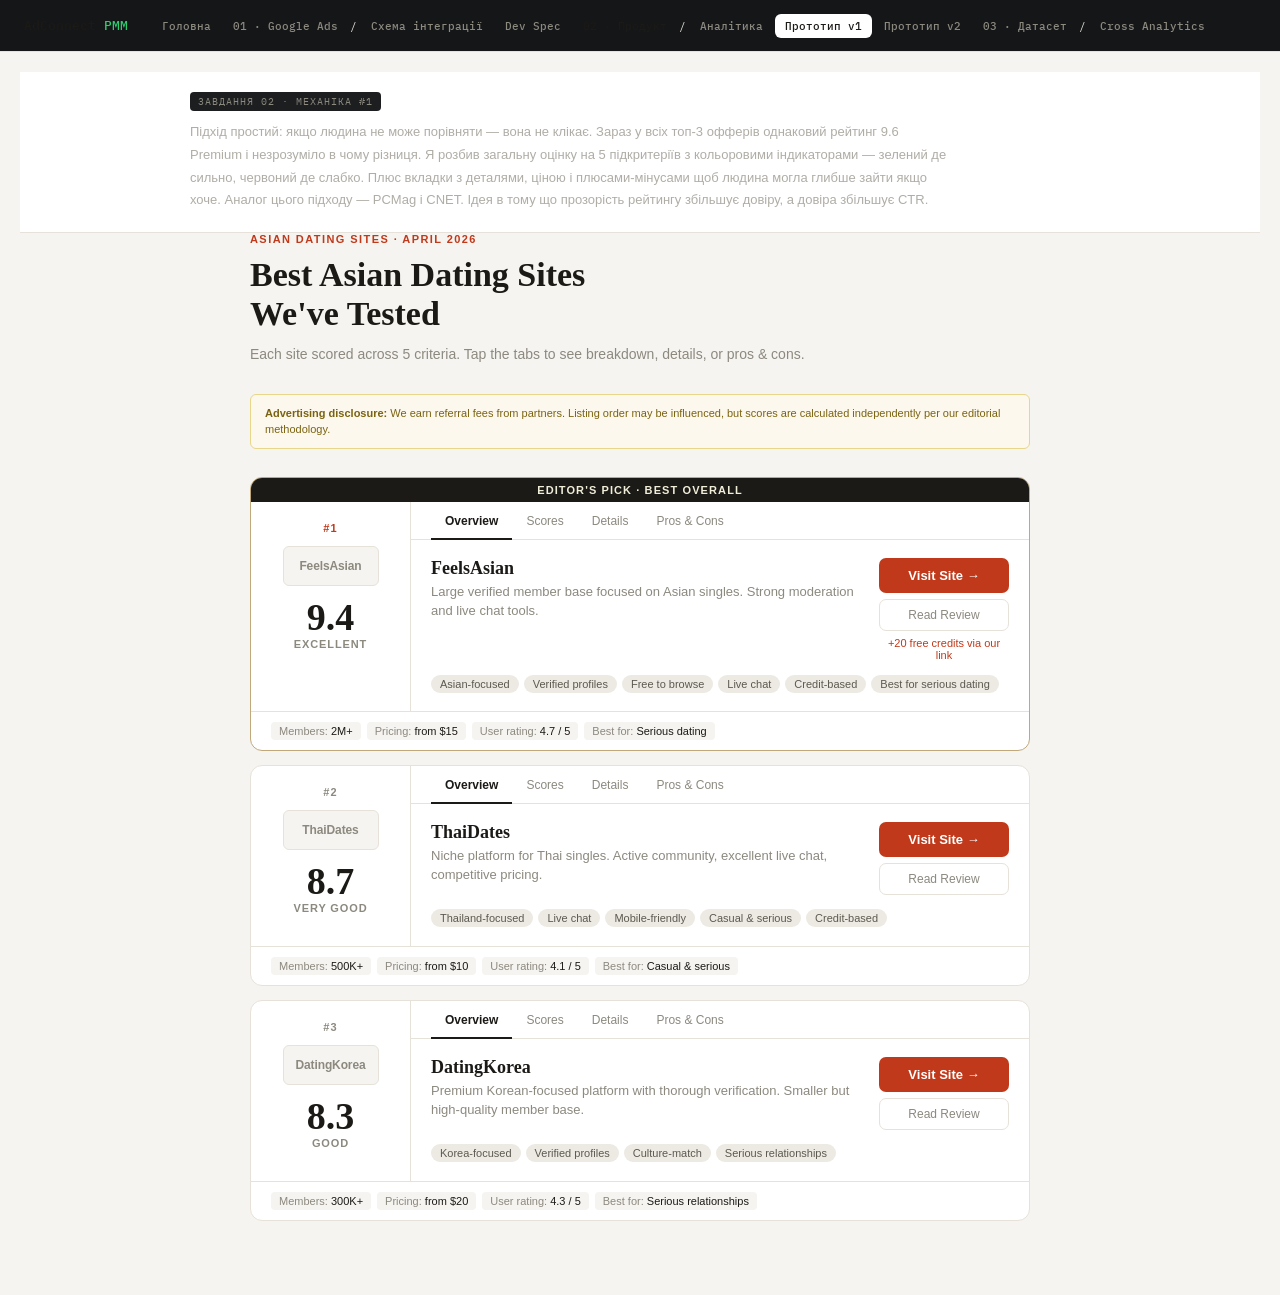
<file: tz02-prototype.html>
<!DOCTYPE html>
<html lang="uk">
<head>
<meta charset="UTF-8">
<meta name="viewport" content="width=device-width, initial-scale=1.0">
<title>Best Asian Dating Sites 2026 — TheDatingCritic — AdConnect PMM</title>
<link rel="preconnect" href="https://fonts.googleapis.com">
<link href="https://fonts.googleapis.com/css2?family=IBM+Plex+Mono:wght@400;500&family=Syne:wght@400;700;800&display=swap" rel="stylesheet">
<link rel="stylesheet" href="shared.css">
<style>

*, *::before, *::after { box-sizing: border-box; margin: 0; padding: 0; }

:root {
  --bg: #f6f4f0;
  --surface: #ffffff;
  --border: #e6e2da;
  --text: #1c1a17;
  --muted: #8c897f;
  --accent: #c0391a;
  --accent-light: #fceee9;
  --score-high: #1e7a45;
  --score-high-bg: #eaf4ee;
  --score-mid: #a05c10;
  --score-mid-bg: #fdf3e7;
  --score-low: #b52626;
  --score-low-bg: #fdeaea;
  --tag-bg: #edeae3;
  --tag-text: #5c5950;
}

body {
  background: var(--bg);
  font-family: 'DM Sans', sans-serif;
  color: var(--text);
  padding: 72px 20px 60px;
  min-height: 100vh;
}

/* PAGE HEADER */
.page-wrap { max-width: 780px; margin: 0 auto; }

.page-label {
  font-size: 11px;
  font-weight: 600;
  letter-spacing: 0.13em;
  text-transform: uppercase;
  color: var(--accent);
  margin-bottom: 10px;
}

h1 {
  font-family: 'Fraunces', serif;
  font-size: 34px;
  font-weight: 600;
  line-height: 1.15;
  color: var(--text);
  margin-bottom: 10px;
}

.page-sub {
  font-size: 14px;
  color: var(--muted);
  line-height: 1.6;
  margin-bottom: 28px;
}

.disclaimer {
  padding: 10px 14px;
  background: #fdf8ed;
  border: 1px solid #e8d68a;
  border-radius: 6px;
  font-size: 11px;
  color: #7a6310;
  margin-bottom: 28px;
  line-height: 1.5;
}

/* CARD */
.card {
  background: var(--surface);
  border: 1px solid var(--border);
  border-radius: 12px;
  margin-bottom: 14px;
  overflow: hidden;
  transition: box-shadow 0.18s;
}
.card:hover { box-shadow: 0 3px 20px rgba(0,0,0,0.07); }
.card.top { border-color: #c0a87a; }

.card-badge {
  background: #1c1a17;
  color: #f0edd8;
  font-size: 11px;
  font-weight: 600;
  letter-spacing: 0.1em;
  text-transform: uppercase;
  padding: 6px 16px;
  text-align: center;
}

/* MAIN ROW */
.card-row {
  display: grid;
  grid-template-columns: 160px 1fr;
  min-height: 180px;
}

/* LEFT */
.card-left {
  padding: 20px 16px;
  border-right: 1px solid var(--border);
  display: flex;
  flex-direction: column;
  align-items: center;
  gap: 12px;
}

.rank {
  font-size: 11px;
  font-weight: 600;
  letter-spacing: 0.1em;
  text-transform: uppercase;
  color: var(--muted);
}
.card.top .rank { color: var(--accent); }

.logo-box {
  width: 96px;
  height: 40px;
  background: var(--bg);
  border: 1px solid var(--border);
  border-radius: 6px;
  display: flex;
  align-items: center;
  justify-content: center;
  font-size: 12px;
  font-weight: 600;
  color: var(--muted);
  letter-spacing: -0.01em;
}

.score-wrap { text-align: center; }
.score-num {
  font-family: 'Fraunces', serif;
  font-size: 38px;
  font-weight: 600;
  color: var(--text);
  line-height: 1;
}
.score-word {
  font-size: 11px;
  font-weight: 600;
  text-transform: uppercase;
  letter-spacing: 0.08em;
  color: var(--muted);
  margin-top: 2px;
}

/* RIGHT */
.card-right { display: flex; flex-direction: column; }

/* TABS */
.tabs {
  display: flex;
  border-bottom: 1px solid var(--border);
  padding: 0 20px;
  gap: 0;
}

.tab-btn {
  padding: 12px 14px 10px;
  font-size: 12px;
  font-weight: 500;
  color: var(--muted);
  cursor: pointer;
  border: none;
  background: none;
  border-bottom: 2px solid transparent;
  margin-bottom: -1px;
  transition: color 0.15s, border-color 0.15s;
  font-family: 'DM Sans', sans-serif;
  white-space: nowrap;
}
.tab-btn:hover { color: var(--text); }
.tab-btn.active { color: var(--text); border-bottom-color: var(--text); font-weight: 600; }

/* TAB PANELS */
.tab-panel { display: none; padding: 18px 20px; flex: 1; }
.tab-panel.active { display: flex; flex-direction: column; gap: 14px; }

/* OVERVIEW PANEL */
.card-head { display: flex; justify-content: space-between; align-items: flex-start; gap: 12px; }
.card-name {
  font-family: 'Fraunces', serif;
  font-size: 18px;
  font-weight: 600;
  color: var(--text);
  margin-bottom: 3px;
}
.card-tagline { font-size: 13px; color: var(--muted); line-height: 1.5; }

.cta-group { display: flex; flex-direction: column; gap: 6px; min-width: 130px; align-items: stretch; }
.btn-primary {
  padding: 10px 16px;
  background: var(--accent);
  color: #fff;
  font-size: 13px;
  font-weight: 600;
  border: none;
  border-radius: 7px;
  cursor: pointer;
  text-align: center;
  font-family: 'DM Sans', sans-serif;
  white-space: nowrap;
  transition: background 0.15s;
  text-decoration: none;
  display: block;
}
.btn-primary:hover { background: #a32e14; }
.btn-secondary {
  padding: 8px 16px;
  background: transparent;
  color: var(--muted);
  font-size: 12px;
  font-weight: 500;
  border: 1px solid var(--border);
  border-radius: 7px;
  cursor: pointer;
  text-align: center;
  font-family: 'DM Sans', sans-serif;
  white-space: nowrap;
  transition: border-color 0.15s, color 0.15s;
  text-decoration: none;
  display: block;
}
.btn-secondary:hover { border-color: var(--text); color: var(--text); }
.deal-note { font-size: 11px; color: var(--accent); text-align: center; font-weight: 500; }

.tags { display: flex; flex-wrap: wrap; gap: 5px; }
.tag {
  font-size: 11px;
  font-weight: 500;
  padding: 3px 9px;
  border-radius: 20px;
  background: var(--tag-bg);
  color: var(--tag-text);
}

/* SCORES PANEL — color-coded */
.scores-grid {
  display: grid;
  grid-template-columns: 1fr 1fr;
  gap: 8px;
}

.score-item {
  display: flex;
  align-items: center;
  gap: 10px;
  padding: 8px 12px;
  border-radius: 7px;
  background: var(--bg);
}

.score-dot {
  width: 8px;
  height: 8px;
  border-radius: 50%;
  flex-shrink: 0;
}
.dot-high { background: var(--score-high); }
.dot-mid  { background: var(--score-mid);  }
.dot-low  { background: var(--score-low);  }

.score-item-label { font-size: 12px; color: var(--muted); flex: 1; }

.score-pill {
  font-size: 12px;
  font-weight: 600;
  padding: 2px 8px;
  border-radius: 20px;
}
.pill-high { background: var(--score-high-bg); color: var(--score-high); }
.pill-mid  { background: var(--score-mid-bg);  color: var(--score-mid);  }
.pill-low  { background: var(--score-low-bg);  color: var(--score-low);  }

/* DETAILS PANEL */
.details-list { display: flex; flex-direction: column; gap: 8px; }
.detail-row {
  display: flex;
  justify-content: space-between;
  align-items: flex-start;
  font-size: 13px;
  padding-bottom: 8px;
  border-bottom: 1px solid var(--border);
  gap: 16px;
}
.detail-row:last-child { border-bottom: none; padding-bottom: 0; }
.detail-key { color: var(--muted); flex-shrink: 0; }
.detail-val { color: var(--text); font-weight: 500; text-align: right; }

/* PROS/CONS PANEL */
.proscons { display: grid; grid-template-columns: 1fr 1fr; gap: 12px; }
.pc-col-label {
  font-size: 11px;
  font-weight: 600;
  text-transform: uppercase;
  letter-spacing: 0.08em;
  margin-bottom: 10px;
}
.pc-col-label.pro { color: var(--score-high); }
.pc-col-label.con { color: var(--score-low); }
.pc-list { display: flex; flex-direction: column; gap: 6px; list-style: none; }
.pc-list li {
  font-size: 12px;
  color: var(--text);
  line-height: 1.4;
  display: flex;
  align-items: flex-start;
  gap: 7px;
}
.pc-list li::before {
  font-size: 11px;
  margin-top: 1px;
  flex-shrink: 0;
  font-weight: 700;
}
.pc-list.pro li::before { content: '+'; color: var(--score-high); }
.pc-list.con li::before { content: '−'; color: var(--score-low); }

/* META ROW */
.card-meta {
  padding: 10px 20px;
  border-top: 1px solid var(--border);
  display: flex;
  align-items: center;
  gap: 6px;
  flex-wrap: wrap;
}
.meta-chip {
  font-size: 11px;
  color: var(--muted);
  background: var(--bg);
  padding: 3px 8px;
  border-radius: 4px;
}
.meta-chip b { color: var(--text); font-weight: 500; }

</style>
</head>
<body>

<nav id="main-nav"></nav>
<script src="nav.js"></script>

<div class="task-summary">
  <div class="task-summary-inner">
    <div class="task-summary-top"><span class="task-num">Завдання 02 · Механіка #1</span></div>
    <p class="task-summary-text">
      Підхід простий: якщо людина не може порівняти — вона не клікає. Зараз у всіх топ-3 офферів однаковий рейтинг 9.6 Premium і незрозуміло в чому різниця. Я розбив загальну оцінку на 5 підкритеріїв з кольоровими індикаторами — зелений де сильно, червоний де слабко. Плюс вкладки з деталями, ціною і плюсами-мінусами щоб людина могла глибше зайти якщо хоче. Аналог цього підходу — PCMag і CNET. Ідея в тому що прозорість рейтингу збільшує довіру, а довіра збільшує CTR.
    </p>
  </div>
</div>

<div class="page-wrap">

  <div class="page-label">Asian Dating Sites · April 2026</div>
  <h1>Best Asian Dating Sites<br>We've Tested</h1>
  <p class="page-sub">Each site scored across 5 criteria. Tap the tabs to see breakdown, details, or pros & cons.</p>

  <div class="disclaimer">
    <strong>Advertising disclosure:</strong> We earn referral fees from partners. Listing order may be influenced, but scores are calculated independently per our editorial methodology.
  </div>

  <!-- ============ CARD 1 ============ -->
  <div class="card top">
    <div class="card-badge">Editor's Pick · Best Overall</div>
    <div class="card-row">
      <div class="card-left">
        <span class="rank">#1</span>
        <div class="logo-box">FeelsAsian</div>
        <div class="score-wrap">
          <div class="score-num">9.4</div>
          <div class="score-word">Excellent</div>
        </div>
      </div>

      <div class="card-right">
        <div class="tabs">
          <button class="tab-btn active" onclick="switchTab(this,'fa','overview')">Overview</button>
          <button class="tab-btn" onclick="switchTab(this,'fa','scores')">Scores</button>
          <button class="tab-btn" onclick="switchTab(this,'fa','details')">Details</button>
          <button class="tab-btn" onclick="switchTab(this,'fa','proscons')">Pros & Cons</button>
        </div>

        <!-- Overview -->
        <div class="tab-panel active" id="fa-overview">
          <div class="card-head">
            <div>
              <div class="card-name">FeelsAsian</div>
              <div class="card-tagline">Large verified member base focused on Asian singles. Strong moderation and live chat tools.</div>
            </div>
            <div class="cta-group">
              <a href="#" class="btn-primary">Visit Site →</a>
              <a href="#" class="btn-secondary">Read Review</a>
              <div class="deal-note">+20 free credits via our link</div>
            </div>
          </div>
          <div class="tags">
            <span class="tag">Asian-focused</span>
            <span class="tag">Verified profiles</span>
            <span class="tag">Free to browse</span>
            <span class="tag">Live chat</span>
            <span class="tag">Credit-based</span>
            <span class="tag">Best for serious dating</span>
          </div>
        </div>

        <!-- Scores -->
        <div class="tab-panel" id="fa-scores">
          <div class="scores-grid">
            <div class="score-item">
              <div class="score-dot dot-high"></div>
              <span class="score-item-label">Profile quality</span>
              <span class="score-pill pill-high">9.5</span>
            </div>
            <div class="score-item">
              <div class="score-dot dot-high"></div>
              <span class="score-item-label">Communication</span>
              <span class="score-pill pill-high">9.2</span>
            </div>
            <div class="score-item">
              <div class="score-dot dot-mid"></div>
              <span class="score-item-label">Value for money</span>
              <span class="score-pill pill-mid">8.6</span>
            </div>
            <div class="score-item">
              <div class="score-dot dot-high"></div>
              <span class="score-item-label">Safety</span>
              <span class="score-pill pill-high">9.6</span>
            </div>
            <div class="score-item">
              <div class="score-dot dot-high"></div>
              <span class="score-item-label">Ease of use</span>
              <span class="score-pill pill-high">9.1</span>
            </div>
          </div>
        </div>

        <!-- Details -->
        <div class="tab-panel" id="fa-details">
          <div class="details-list">
            <div class="detail-row"><span class="detail-key">Pricing model</span><span class="detail-val">Credit-based · from $15</span></div>
            <div class="detail-row"><span class="detail-key">Member base</span><span class="detail-val">2M+ active profiles</span></div>
            <div class="detail-row"><span class="detail-key">Best for</span><span class="detail-val">Serious relationships, Asian culture</span></div>
            <div class="detail-row"><span class="detail-key">Free features</span><span class="detail-val">Browse, like, basic search</span></div>
            <div class="detail-row"><span class="detail-key">Paid features</span><span class="detail-val">Messaging, video, gifts</span></div>
            <div class="detail-row"><span class="detail-key">Mobile app</span><span class="detail-val">iOS & Android</span></div>
          </div>
        </div>

        <!-- Pros/Cons -->
        <div class="tab-panel" id="fa-proscons">
          <div class="proscons">
            <div>
              <div class="pc-col-label pro">Pros</div>
              <ul class="pc-list pro">
                <li>Large verified member base</li>
                <li>Strong safety & moderation</li>
                <li>Good communication tools</li>
                <li>Free to browse profiles</li>
              </ul>
            </div>
            <div>
              <div class="pc-col-label con">Cons</div>
              <ul class="pc-list con">
                <li>Credits can get expensive</li>
                <li>Pricing not shown upfront</li>
                <li>Auto-renewal by default</li>
              </ul>
            </div>
          </div>
        </div>
      </div>
    </div>
    <div class="card-meta">
      <span class="meta-chip">Members: <b>2M+</b></span>
      <span class="meta-chip">Pricing: <b>from $15</b></span>
      <span class="meta-chip">User rating: <b>4.7 / 5</b></span>
      <span class="meta-chip">Best for: <b>Serious dating</b></span>
    </div>
  </div>

  <!-- ============ CARD 2 ============ -->
  <div class="card">
    <div class="card-row">
      <div class="card-left">
        <span class="rank">#2</span>
        <div class="logo-box">ThaiDates</div>
        <div class="score-wrap">
          <div class="score-num">8.7</div>
          <div class="score-word">Very Good</div>
        </div>
      </div>

      <div class="card-right">
        <div class="tabs">
          <button class="tab-btn active" onclick="switchTab(this,'td','overview')">Overview</button>
          <button class="tab-btn" onclick="switchTab(this,'td','scores')">Scores</button>
          <button class="tab-btn" onclick="switchTab(this,'td','details')">Details</button>
          <button class="tab-btn" onclick="switchTab(this,'td','proscons')">Pros & Cons</button>
        </div>

        <div class="tab-panel active" id="td-overview">
          <div class="card-head">
            <div>
              <div class="card-name">ThaiDates</div>
              <div class="card-tagline">Niche platform for Thai singles. Active community, excellent live chat, competitive pricing.</div>
            </div>
            <div class="cta-group">
              <a href="#" class="btn-primary">Visit Site →</a>
              <a href="#" class="btn-secondary">Read Review</a>
            </div>
          </div>
          <div class="tags">
            <span class="tag">Thailand-focused</span>
            <span class="tag">Live chat</span>
            <span class="tag">Mobile-friendly</span>
            <span class="tag">Casual & serious</span>
            <span class="tag">Credit-based</span>
          </div>
        </div>

        <div class="tab-panel" id="td-scores">
          <div class="scores-grid">
            <div class="score-item">
              <div class="score-dot dot-mid"></div>
              <span class="score-item-label">Profile quality</span>
              <span class="score-pill pill-mid">8.4</span>
            </div>
            <div class="score-item">
              <div class="score-dot dot-high"></div>
              <span class="score-item-label">Communication</span>
              <span class="score-pill pill-high">9.2</span>
            </div>
            <div class="score-item">
              <div class="score-dot dot-high"></div>
              <span class="score-item-label">Value for money</span>
              <span class="score-pill pill-high">9.0</span>
            </div>
            <div class="score-item">
              <div class="score-dot dot-mid"></div>
              <span class="score-item-label">Safety</span>
              <span class="score-pill pill-mid">8.2</span>
            </div>
            <div class="score-item">
              <div class="score-dot dot-high"></div>
              <span class="score-item-label">Ease of use</span>
              <span class="score-pill pill-high">8.8</span>
            </div>
          </div>
        </div>

        <div class="tab-panel" id="td-details">
          <div class="details-list">
            <div class="detail-row"><span class="detail-key">Pricing model</span><span class="detail-val">Credit-based · from $10</span></div>
            <div class="detail-row"><span class="detail-key">Member base</span><span class="detail-val">500K+ active profiles</span></div>
            <div class="detail-row"><span class="detail-key">Best for</span><span class="detail-val">Thai culture, casual & serious</span></div>
            <div class="detail-row"><span class="detail-key">Free features</span><span class="detail-val">Browse, send likes</span></div>
            <div class="detail-row"><span class="detail-key">Paid features</span><span class="detail-val">Chat, video calls, gifts</span></div>
            <div class="detail-row"><span class="detail-key">Mobile app</span><span class="detail-val">Mobile browser only</span></div>
          </div>
        </div>

        <div class="tab-panel" id="td-proscons">
          <div class="proscons">
            <div>
              <div class="pc-col-label pro">Pros</div>
              <ul class="pc-list pro">
                <li>Best value for money</li>
                <li>Very active community</li>
                <li>Excellent live chat tools</li>
                <li>Affordable credits</li>
              </ul>
            </div>
            <div>
              <div class="pc-col-label con">Cons</div>
              <ul class="pc-list con">
                <li>Fewer safety checks</li>
                <li>No dedicated mobile app</li>
                <li>Smaller member base</li>
              </ul>
            </div>
          </div>
        </div>
      </div>
    </div>
    <div class="card-meta">
      <span class="meta-chip">Members: <b>500K+</b></span>
      <span class="meta-chip">Pricing: <b>from $10</b></span>
      <span class="meta-chip">User rating: <b>4.1 / 5</b></span>
      <span class="meta-chip">Best for: <b>Casual & serious</b></span>
    </div>
  </div>

  <!-- ============ CARD 3 ============ -->
  <div class="card">
    <div class="card-row">
      <div class="card-left">
        <span class="rank">#3</span>
        <div class="logo-box">DatingKorea</div>
        <div class="score-wrap">
          <div class="score-num">8.3</div>
          <div class="score-word">Good</div>
        </div>
      </div>

      <div class="card-right">
        <div class="tabs">
          <button class="tab-btn active" onclick="switchTab(this,'dk','overview')">Overview</button>
          <button class="tab-btn" onclick="switchTab(this,'dk','scores')">Scores</button>
          <button class="tab-btn" onclick="switchTab(this,'dk','details')">Details</button>
          <button class="tab-btn" onclick="switchTab(this,'dk','proscons')">Pros & Cons</button>
        </div>

        <div class="tab-panel active" id="dk-overview">
          <div class="card-head">
            <div>
              <div class="card-name">DatingKorea</div>
              <div class="card-tagline">Premium Korean-focused platform with thorough verification. Smaller but high-quality member base.</div>
            </div>
            <div class="cta-group">
              <a href="#" class="btn-primary">Visit Site →</a>
              <a href="#" class="btn-secondary">Read Review</a>
            </div>
          </div>
          <div class="tags">
            <span class="tag">Korea-focused</span>
            <span class="tag">Verified profiles</span>
            <span class="tag">Culture-match</span>
            <span class="tag">Serious relationships</span>
          </div>
        </div>

        <div class="tab-panel" id="dk-scores">
          <div class="scores-grid">
            <div class="score-item">
              <div class="score-dot dot-high"></div>
              <span class="score-item-label">Profile quality</span>
              <span class="score-pill pill-high">9.0</span>
            </div>
            <div class="score-item">
              <div class="score-dot dot-low"></div>
              <span class="score-item-label">Communication</span>
              <span class="score-pill pill-low">7.8</span>
            </div>
            <div class="score-item">
              <div class="score-dot dot-low"></div>
              <span class="score-item-label">Value for money</span>
              <span class="score-pill pill-low">7.6</span>
            </div>
            <div class="score-item">
              <div class="score-dot dot-high"></div>
              <span class="score-item-label">Safety</span>
              <span class="score-pill pill-high">9.2</span>
            </div>
            <div class="score-item">
              <div class="score-dot dot-mid"></div>
              <span class="score-item-label">Ease of use</span>
              <span class="score-pill pill-mid">8.0</span>
            </div>
          </div>
        </div>

        <div class="tab-panel" id="dk-details">
          <div class="details-list">
            <div class="detail-row"><span class="detail-key">Pricing model</span><span class="detail-val">Credit-based · from $20</span></div>
            <div class="detail-row"><span class="detail-key">Member base</span><span class="detail-val">300K+ active profiles</span></div>
            <div class="detail-row"><span class="detail-key">Best for</span><span class="detail-val">Korean culture, serious dating</span></div>
            <div class="detail-row"><span class="detail-key">Free features</span><span class="detail-val">Browse profiles only</span></div>
            <div class="detail-row"><span class="detail-key">Paid features</span><span class="detail-val">All messaging & interaction</span></div>
            <div class="detail-row"><span class="detail-key">Mobile app</span><span class="detail-val">iOS only</span></div>
          </div>
        </div>

        <div class="tab-panel" id="dk-proscons">
          <div class="proscons">
            <div>
              <div class="pc-col-label pro">Pros</div>
              <ul class="pc-list pro">
                <li>Highest profile quality</li>
                <li>Excellent safety standards</li>
                <li>Niche Korean community</li>
              </ul>
            </div>
            <div>
              <div class="pc-col-label con">Cons</div>
              <ul class="pc-list con">
                <li>Most expensive credits</li>
                <li>Limited communication tools</li>
                <li>Smaller member base</li>
                <li>iOS app only</li>
              </ul>
            </div>
          </div>
        </div>
      </div>
    </div>
    <div class="card-meta">
      <span class="meta-chip">Members: <b>300K+</b></span>
      <span class="meta-chip">Pricing: <b>from $20</b></span>
      <span class="meta-chip">User rating: <b>4.3 / 5</b></span>
      <span class="meta-chip">Best for: <b>Serious relationships</b></span>
    </div>
  </div>

</div>

<script>
function switchTab(btn, cardId, panel) {
  const card = btn.closest('.card-right');
  card.querySelectorAll('.tab-btn').forEach(b => b.classList.remove('active'));
  card.querySelectorAll('.tab-panel').forEach(p => { p.classList.remove('active'); p.style.display = 'none'; });
  btn.classList.add('active');
  const target = document.getElementById(cardId + '-' + panel);
  if (target) { target.classList.add('active'); target.style.display = 'flex'; }
}
</script>

</body>
</html>
</file>
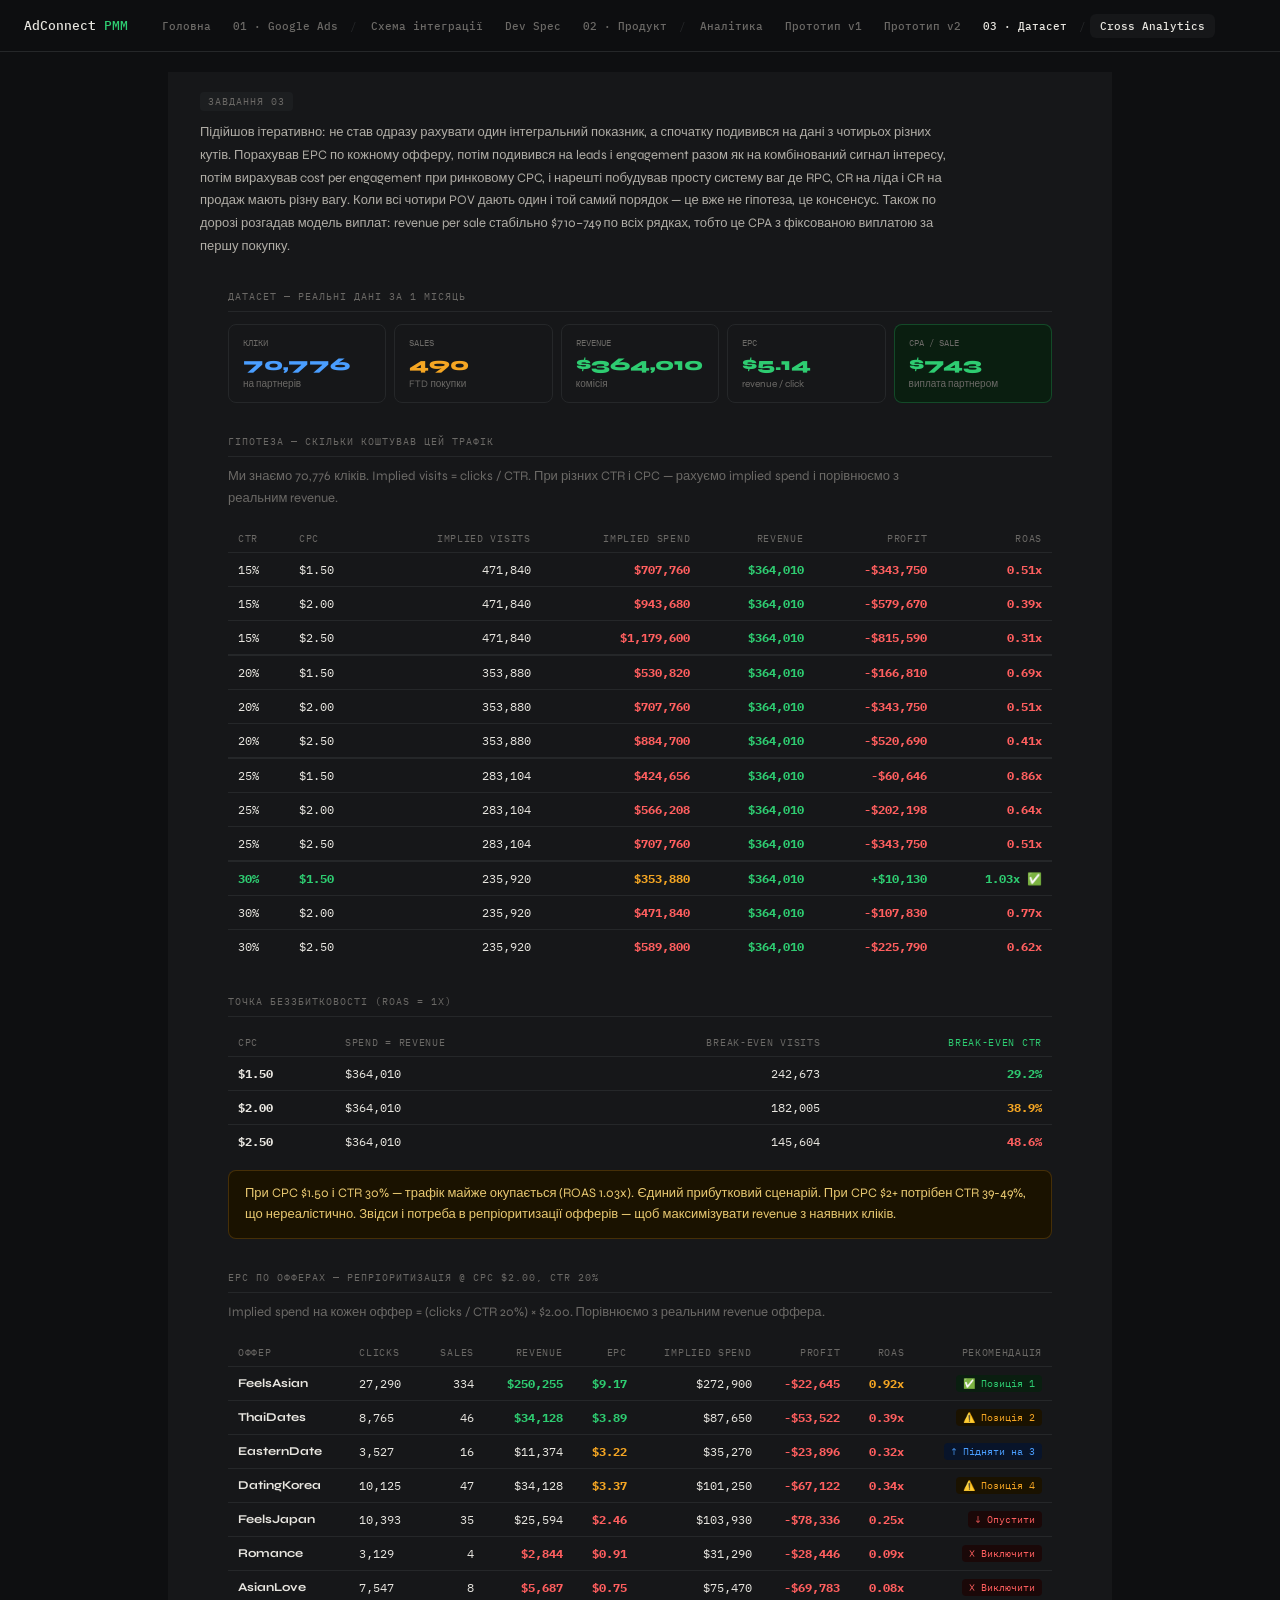
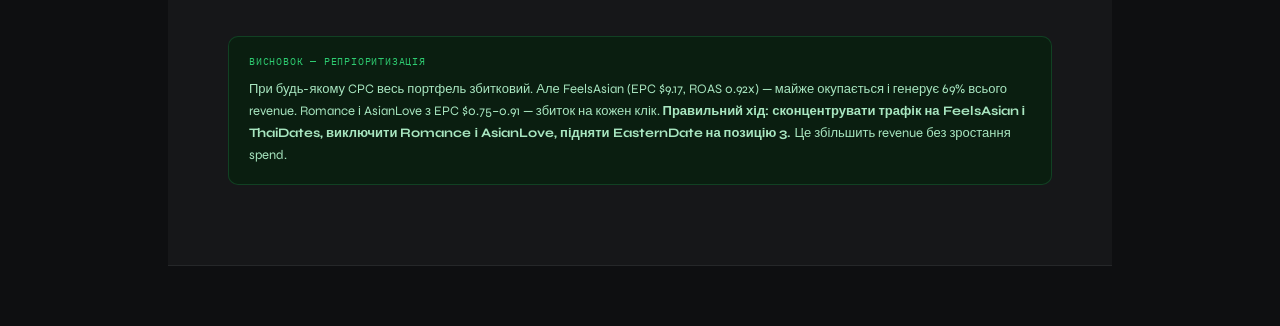
<file: tz03-dataset.html>
<!DOCTYPE html>
<html lang="uk">
<head>
<meta charset="UTF-8">
<meta name="viewport" content="width=device-width, initial-scale=1.0">
<title>Cross Analytics — Asian Dating Dataset — AdConnect PMM</title>
<link rel="preconnect" href="https://fonts.googleapis.com">
<link href="https://fonts.googleapis.com/css2?family=IBM+Plex+Mono:wght@400;500&family=Syne:wght@400;700;800&display=swap" rel="stylesheet">
<link rel="stylesheet" href="shared.css">
<style>

*, *::before, *::after { box-sizing: border-box; margin: 0; padding: 0; }
:root {
  --bg: #0e0f11; --surface: #161719; --s2: #1c1e20;
  --border: #252729; --text: #e8e6e0; --muted: #6b6966;
  --green: #2ecc71; --gdim: #0a1e10;
  --amber: #f5a623; --adim: #1a1200;
  --red: #ff5f5f;   --rdim: #1a0808;
  --blue: #4a9eff;  --bdim: #08142a;
  --purple: #a78bfa; --pdim: #100d20;
  --teal: #26d9c0;  --tdim: #061a18;
}
body { background: var(--bg); color: var(--text); font-family: 'Syne', sans-serif; padding: 72px 28px 60px; max-width: 1000px; margin: 0 auto; font-size: 14px; }
.mono { font-family: 'IBM Plex Mono', monospace; }

/* HEADER */
.hdr { margin-bottom: 36px; padding-bottom: 24px; border-bottom: 1px solid var(--border); }
.hdr-tag { font-family: 'IBM Plex Mono', monospace; font-size: 10px; color: var(--muted); letter-spacing: 0.12em; text-transform: uppercase; margin-bottom: 8px; }
h1 { font-size: 26px; font-weight: 800; line-height: 1.2; margin-bottom: 6px; }
.hdr-sub { font-size: 12px; color: var(--muted); font-family: 'IBM Plex Mono', monospace; }

/* REVELATION BOX */
.revelation {
  background: var(--tdim); border: 1px solid rgba(38,217,192,.25);
  border-radius: 10px; padding: 16px 20px; margin-bottom: 28px;
  display: grid; grid-template-columns: 1fr 1fr 1fr; gap: 16px;
}
.rev-item { text-align: center; }
.rev-label { font-size: 10px; font-family: 'IBM Plex Mono', monospace; color: var(--muted); text-transform: uppercase; letter-spacing: 0.08em; margin-bottom: 6px; }
.rev-val { font-size: 22px; font-weight: 800; color: var(--teal); }
.rev-sub { font-size: 11px; color: #4ab8a8; margin-top: 3px; font-family: 'IBM Plex Mono', monospace; }

/* SECTION */
.section { margin-bottom: 28px; }
.sec-title {
  display: flex; align-items: center; gap: 8px;
  font-size: 11px; font-weight: 700; text-transform: uppercase;
  letter-spacing: 0.1em; color: var(--muted);
  padding-bottom: 8px; border-bottom: 1px solid var(--border);
  margin-bottom: 14px;
}
.sec-dot { width: 6px; height: 6px; border-radius: 50%; flex-shrink: 0; }

/* TABLE */
table { width: 100%; border-collapse: collapse; font-size: 12px; }
th { font-family: 'IBM Plex Mono', monospace; font-size: 10px; text-transform: uppercase; letter-spacing: 0.07em; color: var(--muted); text-align: right; padding: 7px 10px; border-bottom: 1px solid var(--border); font-weight: 400; }
th:first-child, th:nth-child(2) { text-align: left; }
td { padding: 9px 10px; border-bottom: 1px solid var(--border); text-align: right; vertical-align: middle; }
td:first-child, td:nth-child(2) { text-align: left; }
tr:last-child td { border-bottom: none; }
tr:hover td { background: var(--surface); }

.pill { display: inline-block; font-family: 'IBM Plex Mono', monospace; font-size: 10px; padding: 2px 7px; border-radius: 10px; font-weight: 500; }
.p-green  { background: var(--gdim); color: var(--green); }
.p-amber  { background: var(--adim); color: var(--amber); }
.p-red    { background: var(--rdim); color: var(--red); }
.p-blue   { background: var(--bdim); color: var(--blue); }
.p-purple { background: var(--pdim); color: var(--purple); }
.p-teal   { background: var(--tdim); color: var(--teal); }

.v-green  { color: var(--green); font-weight: 700; }
.v-amber  { color: var(--amber); font-weight: 700; }
.v-red    { color: var(--red);   font-weight: 700; }
.v-blue   { color: var(--blue);  font-weight: 700; }
.v-muted  { color: var(--muted); }

/* RANK BADGE */
.rank { width: 20px; height: 20px; border-radius: 50%; display: inline-flex; align-items: center; justify-content: center; font-size: 11px; font-weight: 700; font-family: 'IBM Plex Mono', monospace; }
.r1 { background: #b8860b22; color: #f5c842; }
.r2 { background: #88888822; color: #c0c0c0; }
.r3 { background: #8b450022; color: #cd7f32; }
.r-low { background: var(--rdim); color: var(--red); }

/* BAR CHART inline */
.bar-wrap { display: flex; align-items: center; gap: 6px; }
.bar { height: 6px; border-radius: 3px; min-width: 2px; }
.bar-val { font-family: 'IBM Plex Mono', monospace; font-size: 11px; min-width: 50px; text-align: right; }

/* GRID 3 */
.grid3 { display: grid; grid-template-columns: repeat(3, 1fr); gap: 10px; margin-bottom: 14px; }
.card { background: var(--surface); border: 1px solid var(--border); border-radius: 8px; padding: 12px 14px; }
.card-label { font-size: 10px; font-family: 'IBM Plex Mono', monospace; color: var(--muted); text-transform: uppercase; letter-spacing: 0.07em; margin-bottom: 6px; }
.card-val { font-size: 18px; font-weight: 800; }
.card-sub { font-size: 11px; color: var(--muted); margin-top: 3px; font-family: 'IBM Plex Mono', monospace; }

/* INSIGHT */
.insight { background: var(--adim); border: 1px solid rgba(245,166,35,.2); border-radius: 8px; padding: 12px 16px; margin-top: 10px; }
.insight-label { font-size: 10px; font-family: 'IBM Plex Mono', monospace; color: var(--amber); text-transform: uppercase; letter-spacing: 0.08em; margin-bottom: 6px; }
.insight-text { font-size: 12px; color: #e8c870; line-height: 1.6; }

/* WEIGHTED */
.weight-bar-wrap { position: relative; height: 8px; background: var(--s2); border-radius: 4px; overflow: hidden; }
.weight-bar-fill { position: absolute; left: 0; top: 0; height: 100%; border-radius: 4px; }

</style>
</head>
<body>

<nav id="main-nav"></nav>
<script src="nav.js"></script>

<div class="task-summary">
  <div class="task-summary-inner">
    <div class="task-summary-top"><span class="task-num">Завдання 03</span></div>
    <p class="task-summary-text">
      Підійшов ітеративно: не став одразу рахувати один інтегральний показник, а спочатку подивився на дані з чотирьох різних кутів. Порахував EPC по кожному офферу, потім подивився на leads і engagement разом як на комбінований сигнал інтересу, потім вирахував cost per engagement при ринковому CPC, і нарешті побудував просту систему ваг де RPC, CR на ліда і CR на продаж мають різну вагу. Коли всі чотири POV дають один і той самий порядок — це вже не гіпотеза, це консенсус. Також по дорозі розгадав модель виплат: revenue per sale стабільно $710–749 по всіх рядках, тобто це CPA з фіксованою виплатою за першу покупку.
    </p>
  </div>

<div style="max-width:960px;margin:0 auto;padding:32px 28px 60px;">

  <!-- БАЗОВІ ЗАЛЕЖНОСТІ З ДАТАСЕТУ -->
  <div style="margin-bottom:32px;">
    <div style="font-family:'IBM Plex Mono',monospace;font-size:10px;color:var(--muted);text-transform:uppercase;letter-spacing:.1em;margin-bottom:12px;padding-bottom:8px;border-bottom:1px solid var(--border);">Датасет — реальні дані за 1 місяць</div>
    <div style="display:grid;grid-template-columns:repeat(5,1fr);gap:8px;">
      <div style="background:var(--surface);border:1px solid var(--border);border-radius:8px;padding:12px 14px;">
        <div style="font-family:'IBM Plex Mono',monospace;font-size:9px;color:var(--muted);text-transform:uppercase;margin-bottom:5px;">Кліки</div>
        <div style="font-size:18px;font-weight:800;color:var(--blue)">70,776</div>
        <div style="font-size:10px;color:var(--muted);margin-top:3px">на партнерів</div>
      </div>
      <div style="background:var(--surface);border:1px solid var(--border);border-radius:8px;padding:12px 14px;">
        <div style="font-family:'IBM Plex Mono',monospace;font-size:9px;color:var(--muted);text-transform:uppercase;margin-bottom:5px;">Sales</div>
        <div style="font-size:18px;font-weight:800;color:var(--amber)">490</div>
        <div style="font-size:10px;color:var(--muted);margin-top:3px">FTD покупки</div>
      </div>
      <div style="background:var(--surface);border:1px solid var(--border);border-radius:8px;padding:12px 14px;">
        <div style="font-family:'IBM Plex Mono',monospace;font-size:9px;color:var(--muted);text-transform:uppercase;margin-bottom:5px;">Revenue</div>
        <div style="font-size:18px;font-weight:800;color:var(--green)">$364,010</div>
        <div style="font-size:10px;color:var(--muted);margin-top:3px">комісія</div>
      </div>
      <div style="background:var(--surface);border:1px solid var(--border);border-radius:8px;padding:12px 14px;">
        <div style="font-family:'IBM Plex Mono',monospace;font-size:9px;color:var(--muted);text-transform:uppercase;margin-bottom:5px;">EPC</div>
        <div style="font-size:18px;font-weight:800;color:var(--green)">$5.14</div>
        <div style="font-size:10px;color:var(--muted);margin-top:3px">revenue / click</div>
      </div>
      <div style="background:var(--surface);border:1px solid rgba(46,204,113,.25);border-radius:8px;padding:12px 14px;background:var(--gdim);">
        <div style="font-family:'IBM Plex Mono',monospace;font-size:9px;color:var(--muted);text-transform:uppercase;margin-bottom:5px;">CPA / sale</div>
        <div style="font-size:18px;font-weight:800;color:var(--green)">$743</div>
        <div style="font-size:10px;color:var(--muted);margin-top:3px">виплата партнером</div>
      </div>
    </div>
  </div>

  <!-- ГІПОТЕЗА: СКІЛЬКИ КОШТУВАВ ТРАФІК -->
  <div style="margin-bottom:32px;">
    <div style="font-family:'IBM Plex Mono',monospace;font-size:10px;color:var(--muted);text-transform:uppercase;letter-spacing:.1em;margin-bottom:8px;padding-bottom:8px;border-bottom:1px solid var(--border);">Гіпотеза — скільки коштував цей трафік</div>
    <p style="font-size:13px;color:var(--muted);line-height:1.7;max-width:720px;margin-bottom:16px;">
      Ми знаємо 70,776 кліків. Implied visits = clicks / CTR. При різних CTR і CPC — рахуємо implied spend і порівнюємо з реальним revenue.
    </p>
    <div style="overflow-x:auto;">
    <table>
      <thead>
        <tr>
          <th>CTR</th>
          <th>CPC</th>
          <th>Implied visits</th>
          <th>Implied spend</th>
          <th>Revenue</th>
          <th>Profit</th>
          <th>ROAS</th>
        </tr>
      </thead>
      <tbody>
        <tr><td class="mono">15%</td><td class="mono">$1.50</td><td class="mono">471,840</td><td class="mono v-red">$707,760</td><td class="mono v-green">$364,010</td><td class="mono v-red">-$343,750</td><td class="mono v-red">0.51x</td></tr>
        <tr><td class="mono">15%</td><td class="mono">$2.00</td><td class="mono">471,840</td><td class="mono v-red">$943,680</td><td class="mono v-green">$364,010</td><td class="mono v-red">-$579,670</td><td class="mono v-red">0.39x</td></tr>
        <tr><td class="mono">15%</td><td class="mono">$2.50</td><td class="mono">471,840</td><td class="mono v-red">$1,179,600</td><td class="mono v-green">$364,010</td><td class="mono v-red">-$815,590</td><td class="mono v-red">0.31x</td></tr>
        <tr style="border-top:2px solid var(--border)"><td class="mono">20%</td><td class="mono">$1.50</td><td class="mono">353,880</td><td class="mono v-red">$530,820</td><td class="mono v-green">$364,010</td><td class="mono v-red">-$166,810</td><td class="mono v-red">0.69x</td></tr>
        <tr><td class="mono">20%</td><td class="mono">$2.00</td><td class="mono">353,880</td><td class="mono v-red">$707,760</td><td class="mono v-green">$364,010</td><td class="mono v-red">-$343,750</td><td class="mono v-red">0.51x</td></tr>
        <tr><td class="mono">20%</td><td class="mono">$2.50</td><td class="mono">353,880</td><td class="mono v-red">$884,700</td><td class="mono v-green">$364,010</td><td class="mono v-red">-$520,690</td><td class="mono v-red">0.41x</td></tr>
        <tr style="border-top:2px solid var(--border)"><td class="mono">25%</td><td class="mono">$1.50</td><td class="mono">283,104</td><td class="mono v-red">$424,656</td><td class="mono v-green">$364,010</td><td class="mono v-red">-$60,646</td><td class="mono v-red">0.86x</td></tr>
        <tr><td class="mono">25%</td><td class="mono">$2.00</td><td class="mono">283,104</td><td class="mono v-red">$566,208</td><td class="mono v-green">$364,010</td><td class="mono v-red">-$202,198</td><td class="mono v-red">0.64x</td></tr>
        <tr><td class="mono">25%</td><td class="mono">$2.50</td><td class="mono">283,104</td><td class="mono v-red">$707,760</td><td class="mono v-green">$364,010</td><td class="mono v-red">-$343,750</td><td class="mono v-red">0.51x</td></tr>
        <tr style="border-top:2px solid var(--border)"><td class="mono v-green"><strong>30%</strong></td><td class="mono v-green"><strong>$1.50</strong></td><td class="mono">235,920</td><td class="mono v-amber">$353,880</td><td class="mono v-green">$364,010</td><td class="mono v-green"><strong>+$10,130</strong></td><td class="mono v-green"><strong>1.03x ✅</strong></td></tr>
        <tr><td class="mono">30%</td><td class="mono">$2.00</td><td class="mono">235,920</td><td class="mono v-red">$471,840</td><td class="mono v-green">$364,010</td><td class="mono v-red">-$107,830</td><td class="mono v-red">0.77x</td></tr>
        <tr><td class="mono">30%</td><td class="mono">$2.50</td><td class="mono">235,920</td><td class="mono v-red">$589,800</td><td class="mono v-green">$364,010</td><td class="mono v-red">-$225,790</td><td class="mono v-red">0.62x</td></tr>
      </tbody>
    </table>
    </div>
  </div>

  <!-- ТОЧКА БЕЗЗБИТКОВОСТІ -->
  <div style="margin-bottom:32px;">
    <div style="font-family:'IBM Plex Mono',monospace;font-size:10px;color:var(--muted);text-transform:uppercase;letter-spacing:.1em;margin-bottom:12px;padding-bottom:8px;border-bottom:1px solid var(--border);">Точка беззбитковості (ROAS = 1x)</div>
    <div style="overflow-x:auto;">
    <table>
      <thead>
        <tr>
          <th>CPC</th>
          <th>Spend = Revenue</th>
          <th>Break-even visits</th>
          <th style="color:var(--green)">Break-even CTR</th>
        </tr>
      </thead>
      <tbody>
        <tr><td class="mono"><strong>$1.50</strong></td><td class="mono">$364,010</td><td class="mono">242,673</td><td class="mono v-green"><strong>29.2%</strong></td></tr>
        <tr><td class="mono"><strong>$2.00</strong></td><td class="mono">$364,010</td><td class="mono">182,005</td><td class="mono v-amber"><strong>38.9%</strong></td></tr>
        <tr><td class="mono"><strong>$2.50</strong></td><td class="mono">$364,010</td><td class="mono">145,604</td><td class="mono v-red"><strong>48.6%</strong></td></tr>
      </tbody>
    </table>
    </div>
    <div style="background:var(--adim);border:1px solid rgba(245,166,35,.2);border-radius:8px;padding:12px 16px;margin-top:12px;">
      <p style="font-size:13px;color:#e8c870;line-height:1.65;">
        При CPC $1.50 і CTR 30% — трафік майже окупається (ROAS 1.03x). Єдиний прибутковий сценарій. При CPC $2+ потрібен CTR 39-49%, що нереалістично. Звідси і потреба в репріоритизації офферів — щоб максимізувати revenue з наявних кліків.
      </p>
    </div>
  </div>

  <!-- EPC ПО ОФФЕРАХ — РЕПРІОРИТИЗАЦІЯ -->
  <div style="margin-bottom:32px;">
    <div style="font-family:'IBM Plex Mono',monospace;font-size:10px;color:var(--muted);text-transform:uppercase;letter-spacing:.1em;margin-bottom:8px;padding-bottom:8px;border-bottom:1px solid var(--border);">EPC по офферах — репріоритизація @ CPC $2.00, CTR 20%</div>
    <p style="font-size:13px;color:var(--muted);line-height:1.7;max-width:720px;margin-bottom:16px;">
      Implied spend на кожен оффер = (clicks / CTR 20%) × $2.00. Порівнюємо з реальним revenue оффера.
    </p>
    <div style="overflow-x:auto;">
    <table>
      <thead>
        <tr>
          <th style="text-align:left">Оффер</th>
          <th>Clicks</th>
          <th>Sales</th>
          <th>Revenue</th>
          <th>EPC</th>
          <th>Implied spend</th>
          <th>Profit</th>
          <th>ROAS</th>
          <th>Рекомендація</th>
        </tr>
      </thead>
      <tbody>
        <tr>
          <td><strong>FeelsAsian</strong></td>
          <td class="mono">27,290</td><td class="mono">334</td>
          <td class="mono v-green">$250,255</td>
          <td class="mono v-green"><strong>$9.17</strong></td>
          <td class="mono">$272,900</td>
          <td class="mono v-red">-$22,645</td>
          <td class="mono v-amber">0.92x</td>
          <td><span style="background:var(--gdim);color:var(--green);font-family:'IBM Plex Mono',monospace;font-size:10px;padding:2px 7px;border-radius:4px;">✅ Позиція 1</span></td>
        </tr>
        <tr>
          <td><strong>ThaiDates</strong></td>
          <td class="mono">8,765</td><td class="mono">46</td>
          <td class="mono v-green">$34,128</td>
          <td class="mono v-green"><strong>$3.89</strong></td>
          <td class="mono">$87,650</td>
          <td class="mono v-red">-$53,522</td>
          <td class="mono v-red">0.39x</td>
          <td><span style="background:var(--adim);color:var(--amber);font-family:'IBM Plex Mono',monospace;font-size:10px;padding:2px 7px;border-radius:4px;">⚠️ Позиція 2</span></td>
        </tr>
        <tr>
          <td><strong>EasternDate</strong></td>
          <td class="mono">3,527</td><td class="mono">16</td>
          <td class="mono">$11,374</td>
          <td class="mono v-amber"><strong>$3.22</strong></td>
          <td class="mono">$35,270</td>
          <td class="mono v-red">-$23,896</td>
          <td class="mono v-red">0.32x</td>
          <td><span style="background:var(--bdim);color:var(--blue);font-family:'IBM Plex Mono',monospace;font-size:10px;padding:2px 7px;border-radius:4px;">↑ Підняти на 3</span></td>
        </tr>
        <tr>
          <td><strong>DatingKorea</strong></td>
          <td class="mono">10,125</td><td class="mono">47</td>
          <td class="mono">$34,128</td>
          <td class="mono v-amber"><strong>$3.37</strong></td>
          <td class="mono">$101,250</td>
          <td class="mono v-red">-$67,122</td>
          <td class="mono v-red">0.34x</td>
          <td><span style="background:var(--adim);color:var(--amber);font-family:'IBM Plex Mono',monospace;font-size:10px;padding:2px 7px;border-radius:4px;">⚠️ Позиція 4</span></td>
        </tr>
        <tr>
          <td><strong>FeelsJapan</strong></td>
          <td class="mono">10,393</td><td class="mono">35</td>
          <td class="mono">$25,594</td>
          <td class="mono v-red"><strong>$2.46</strong></td>
          <td class="mono">$103,930</td>
          <td class="mono v-red">-$78,336</td>
          <td class="mono v-red">0.25x</td>
          <td><span style="background:var(--rdim);color:var(--red);font-family:'IBM Plex Mono',monospace;font-size:10px;padding:2px 7px;border-radius:4px;">↓ Опустити</span></td>
        </tr>
        <tr>
          <td><strong>Romance</strong></td>
          <td class="mono">3,129</td><td class="mono">4</td>
          <td class="mono v-red">$2,844</td>
          <td class="mono v-red"><strong>$0.91</strong></td>
          <td class="mono">$31,290</td>
          <td class="mono v-red">-$28,446</td>
          <td class="mono v-red">0.09x</td>
          <td><span style="background:var(--rdim);color:var(--red);font-family:'IBM Plex Mono',monospace;font-size:10px;padding:2px 7px;border-radius:4px;">❌ Виключити</span></td>
        </tr>
        <tr>
          <td><strong>AsianLove</strong></td>
          <td class="mono">7,547</td><td class="mono">8</td>
          <td class="mono v-red">$5,687</td>
          <td class="mono v-red"><strong>$0.75</strong></td>
          <td class="mono">$75,470</td>
          <td class="mono v-red">-$69,783</td>
          <td class="mono v-red">0.08x</td>
          <td><span style="background:var(--rdim);color:var(--red);font-family:'IBM Plex Mono',monospace;font-size:10px;padding:2px 7px;border-radius:4px;">❌ Виключити</span></td>
        </tr>
      </tbody>
    </table>
    </div>
  </div>

  <!-- ФІНАЛЬНИЙ ВИСНОВОК -->
  <div style="background:var(--gdim);border:1px solid rgba(46,204,113,.2);border-radius:10px;padding:18px 20px;">
    <div style="font-family:'IBM Plex Mono',monospace;font-size:10px;color:var(--green);text-transform:uppercase;letter-spacing:.08em;margin-bottom:10px;">Висновок — репріоритизація</div>
    <p style="font-size:13px;color:#a8e6c0;line-height:1.7;">
      При будь-якому CPC весь портфель збитковий. Але FeelsAsian (EPC $9.17, ROAS 0.92x) — майже окупається і генерує 69% всього revenue. Romance і AsianLove з EPC $0.75–0.91 — збиток на кожен клік. <strong>Правильний хід: сконцентрувати трафік на FeelsAsian і ThaiDates, виключити Romance і AsianLove, підняти EasternDate на позицію 3.</strong> Це збільшить revenue без зростання spend.
    </p>
  </div>

</div>
</body>
</html>
</file>
<file: shared.css>
*, *::before, *::after { box-sizing: border-box; margin: 0; padding: 0; }
:root {
  --bg: #0e0f11; --surface: #161719; --s2: #1c1e20;
  --border: #252729; --text: #e8e6e0; --muted: #6b6966;
  --green: #2ecc71; --gdim: #0a1e10;
  --amber: #f5a623; --adim: #1a1200;
  --blue: #4a9eff; --bdim: #08142a;
  --red: #ff5f5f; --rdim: #1a0808;
  --purple: #a78bfa; --pdim: #100d20;
  --teal: #26d9c0; --tdim: #061a18;
}
body { background: var(--bg); color: var(--text); font-family: 'Syne', sans-serif; padding-top: 52px; }

nav#main-nav {
  position: fixed; top: 0; left: 0; right: 0; z-index: 100;
  background: rgba(14,15,17,0.97); border-bottom: 1px solid var(--border);
  backdrop-filter: blur(10px);
  display: flex; align-items: center; gap: 16px;
  padding: 0 24px; height: 52px;
}
.nav-logo { font-family: 'IBM Plex Mono', monospace; font-size: 13px; font-weight: 500; color: var(--text); text-decoration: none; white-space: nowrap; margin-right: 8px; }
.nav-logo span { color: var(--green); }
.nav-links { display: flex; align-items: center; gap: 2px; overflow-x: auto; }
.nav-links a { font-size: 11px; font-weight: 500; color: var(--muted); text-decoration: none; padding: 5px 10px; border-radius: 6px; transition: color 0.15s, background 0.15s; font-family: 'IBM Plex Mono', monospace; white-space: nowrap; }
.nav-links a:hover, .nav-links a.active { color: var(--text); background: var(--surface); }

.nav-group { position: relative; display: flex; align-items: center; }
.nav-group-label { font-size: 11px; font-weight: 500; color: var(--muted); padding: 5px 10px; border-radius: 6px; font-family: 'IBM Plex Mono', monospace; white-space: nowrap; cursor: default; }
.nav-group-label.active { color: var(--text); }
.nav-group-items { display: flex; align-items: center; gap: 2px; }
.nav-group-items::before { content: '/'; color: var(--border); font-family: 'IBM Plex Mono', monospace; font-size: 11px; padding: 0 2px; }

/* SUMMARY BOX — appears at top of each task page */
.task-summary {
  background: var(--surface); border-bottom: 1px solid var(--border);
  padding: 20px 32px;
}
.task-summary-inner { max-width: 900px; margin: 0 auto; display: flex; flex-direction: column; gap: 10px; }
.task-summary-top { display: flex; align-items: center; gap: 12px; }
.task-num { font-family: 'IBM Plex Mono', monospace; font-size: 10px; color: var(--muted); letter-spacing: 0.1em; text-transform: uppercase; background: var(--s2); padding: 3px 8px; border-radius: 4px; }
.task-title { font-size: 15px; font-weight: 700; color: var(--text); }
.task-answers { display: flex; flex-wrap: wrap; gap: 8px; }
.task-answer { font-size: 12px; color: var(--muted); background: var(--s2); border: 1px solid var(--border); border-radius: 6px; padding: 6px 12px; display: flex; align-items: center; gap: 6px; line-height: 1.4; }
.task-answer .ans-key { font-family: 'IBM Plex Mono', monospace; font-size: 10px; color: var(--green); text-transform: uppercase; letter-spacing: 0.06em; flex-shrink: 0; }
.task-answer .ans-val { color: var(--text); font-weight: 500; }

.task-summary-text { font-size: 13px; color: #b0ada6; line-height: 1.75; max-width: 760px; }

.real-data-grid {
  display: grid; grid-template-columns: repeat(4, 1fr);
  gap: 8px; margin-top: 14px;
}
.rdi { background: var(--s2); border: 1px solid var(--border); border-radius: 8px; padding: 10px 12px; }
.rdi-label { font-family: 'IBM Plex Mono', monospace; font-size: 9px; color: var(--muted); text-transform: uppercase; letter-spacing: 0.08em; margin-bottom: 4px; }
.rdi-val { font-size: 16px; font-weight: 700; color: var(--text); line-height: 1; }
.rdi-val.g { color: var(--green); }
.rdi-val.r { color: var(--red); }
.rdi-val.a { color: var(--amber); }
.rdi-sub { font-size: 10px; color: var(--muted); margin-top: 3px; font-family: 'IBM Plex Mono', monospace; }
</file>
